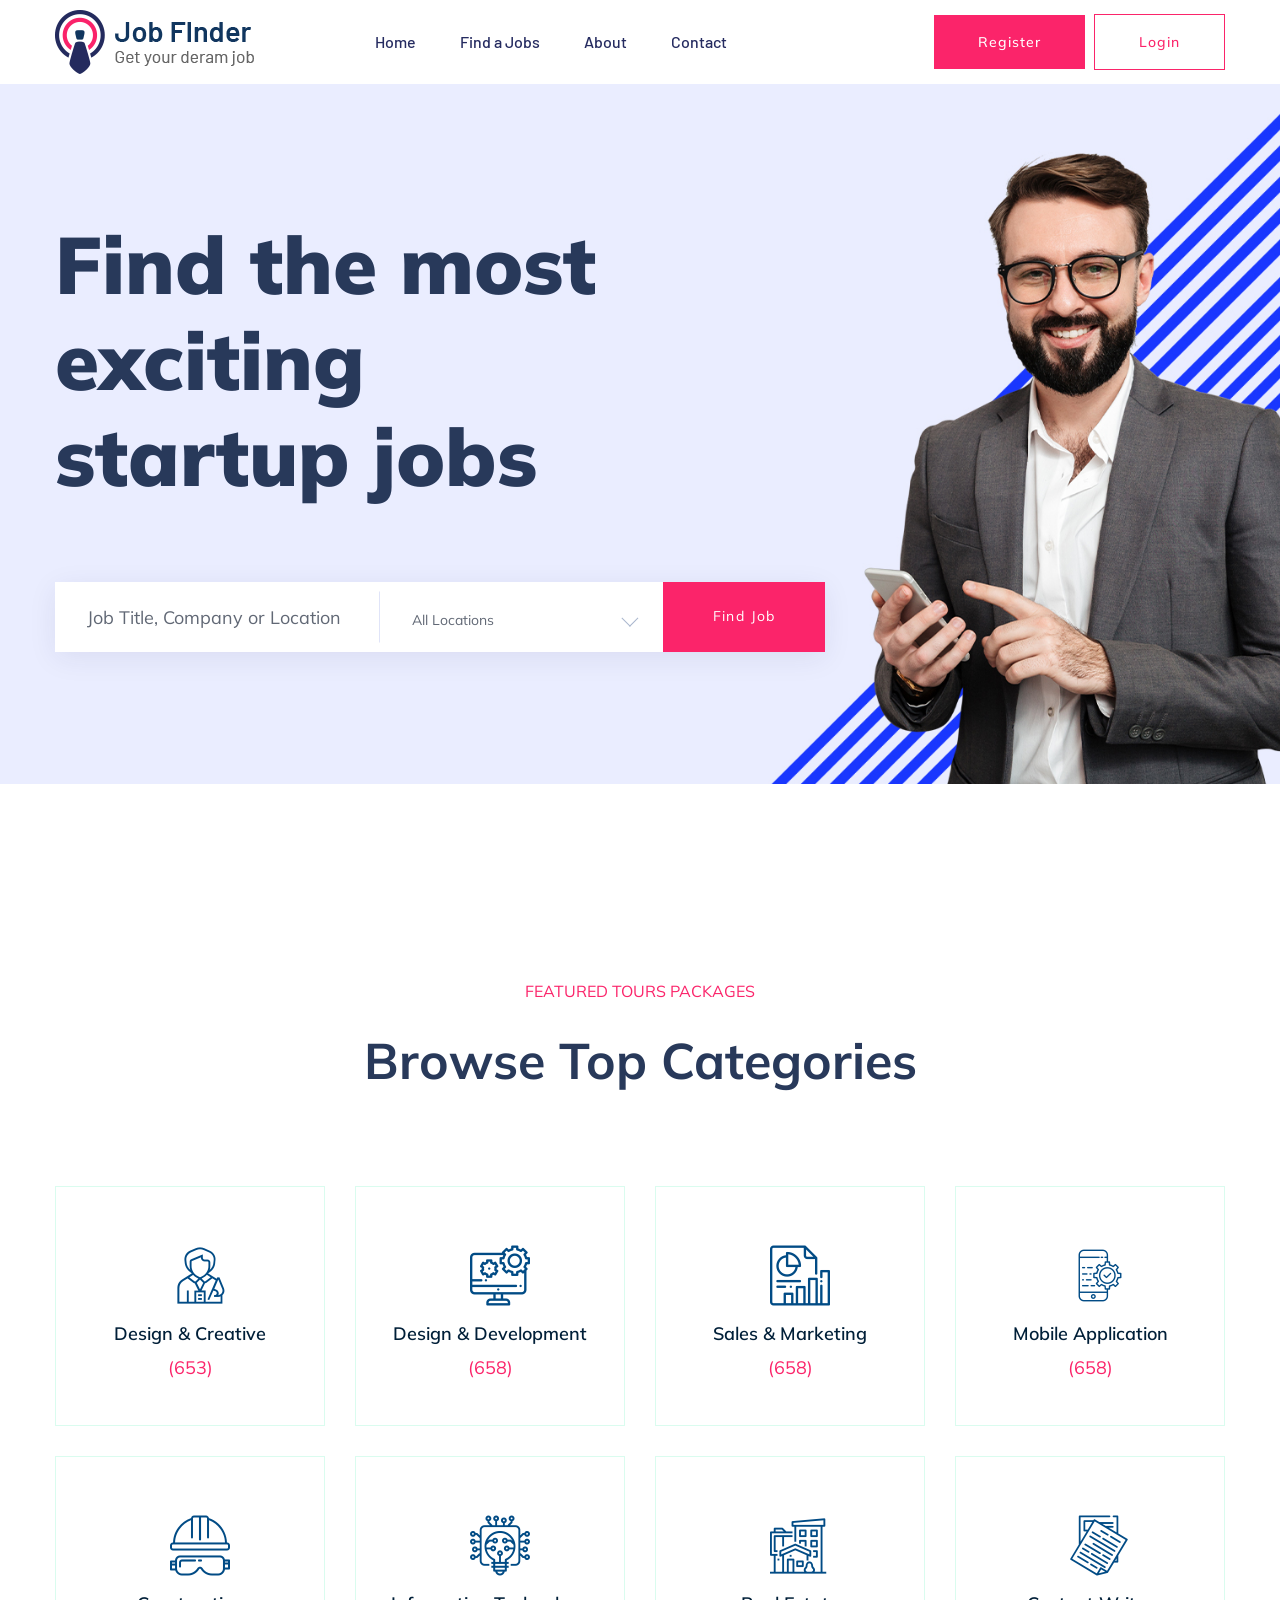
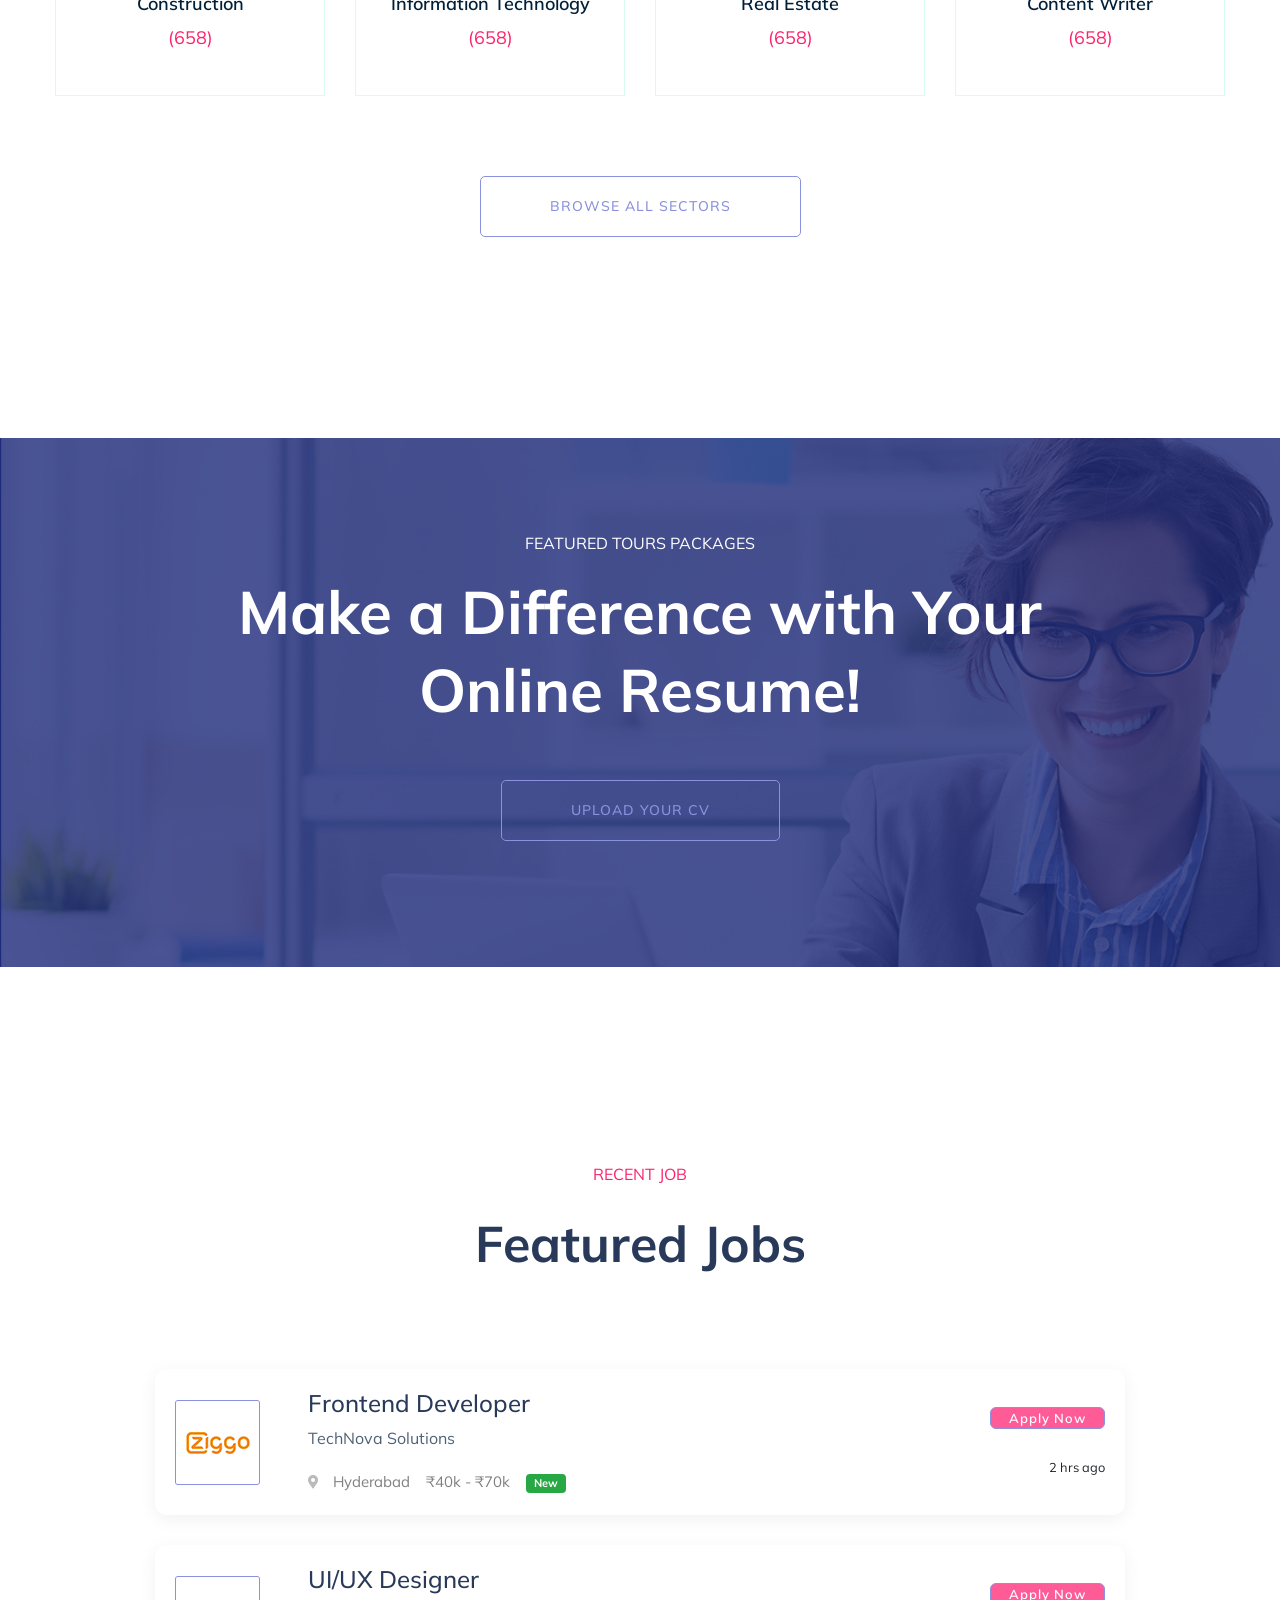
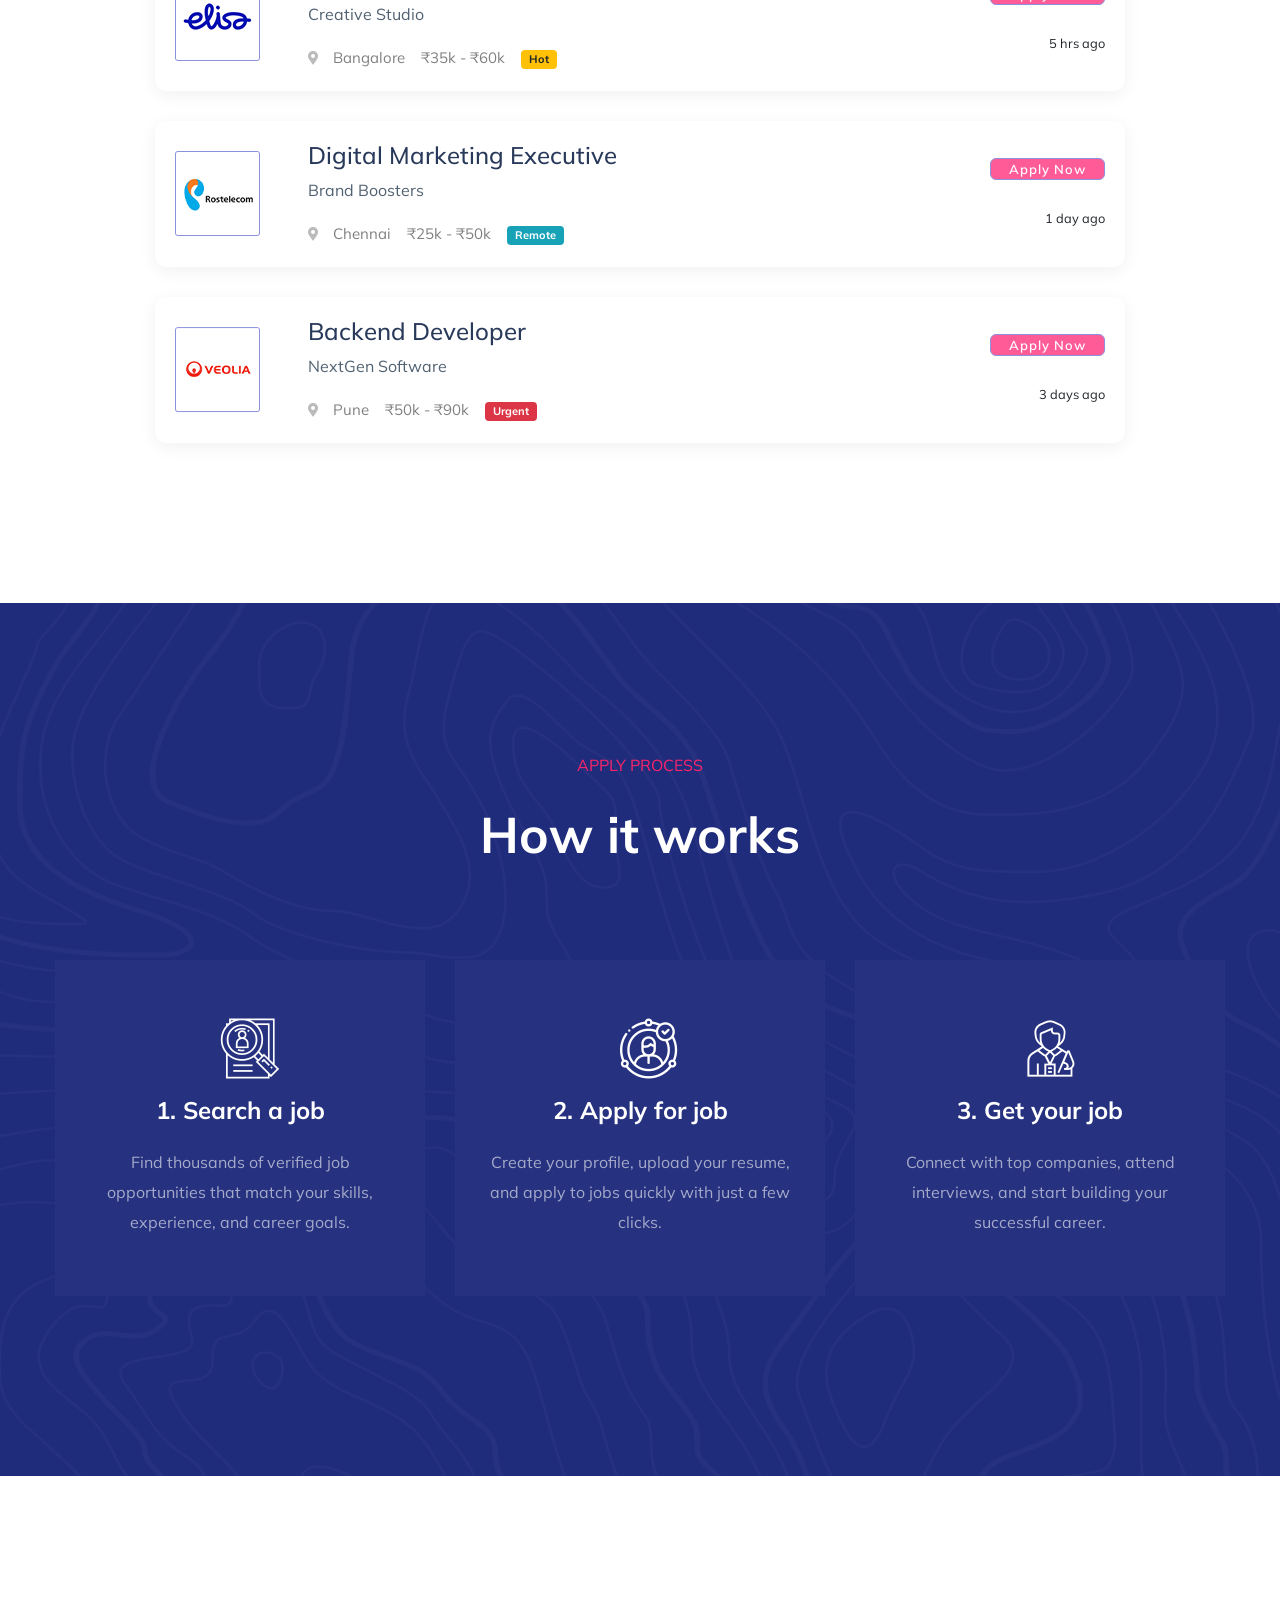
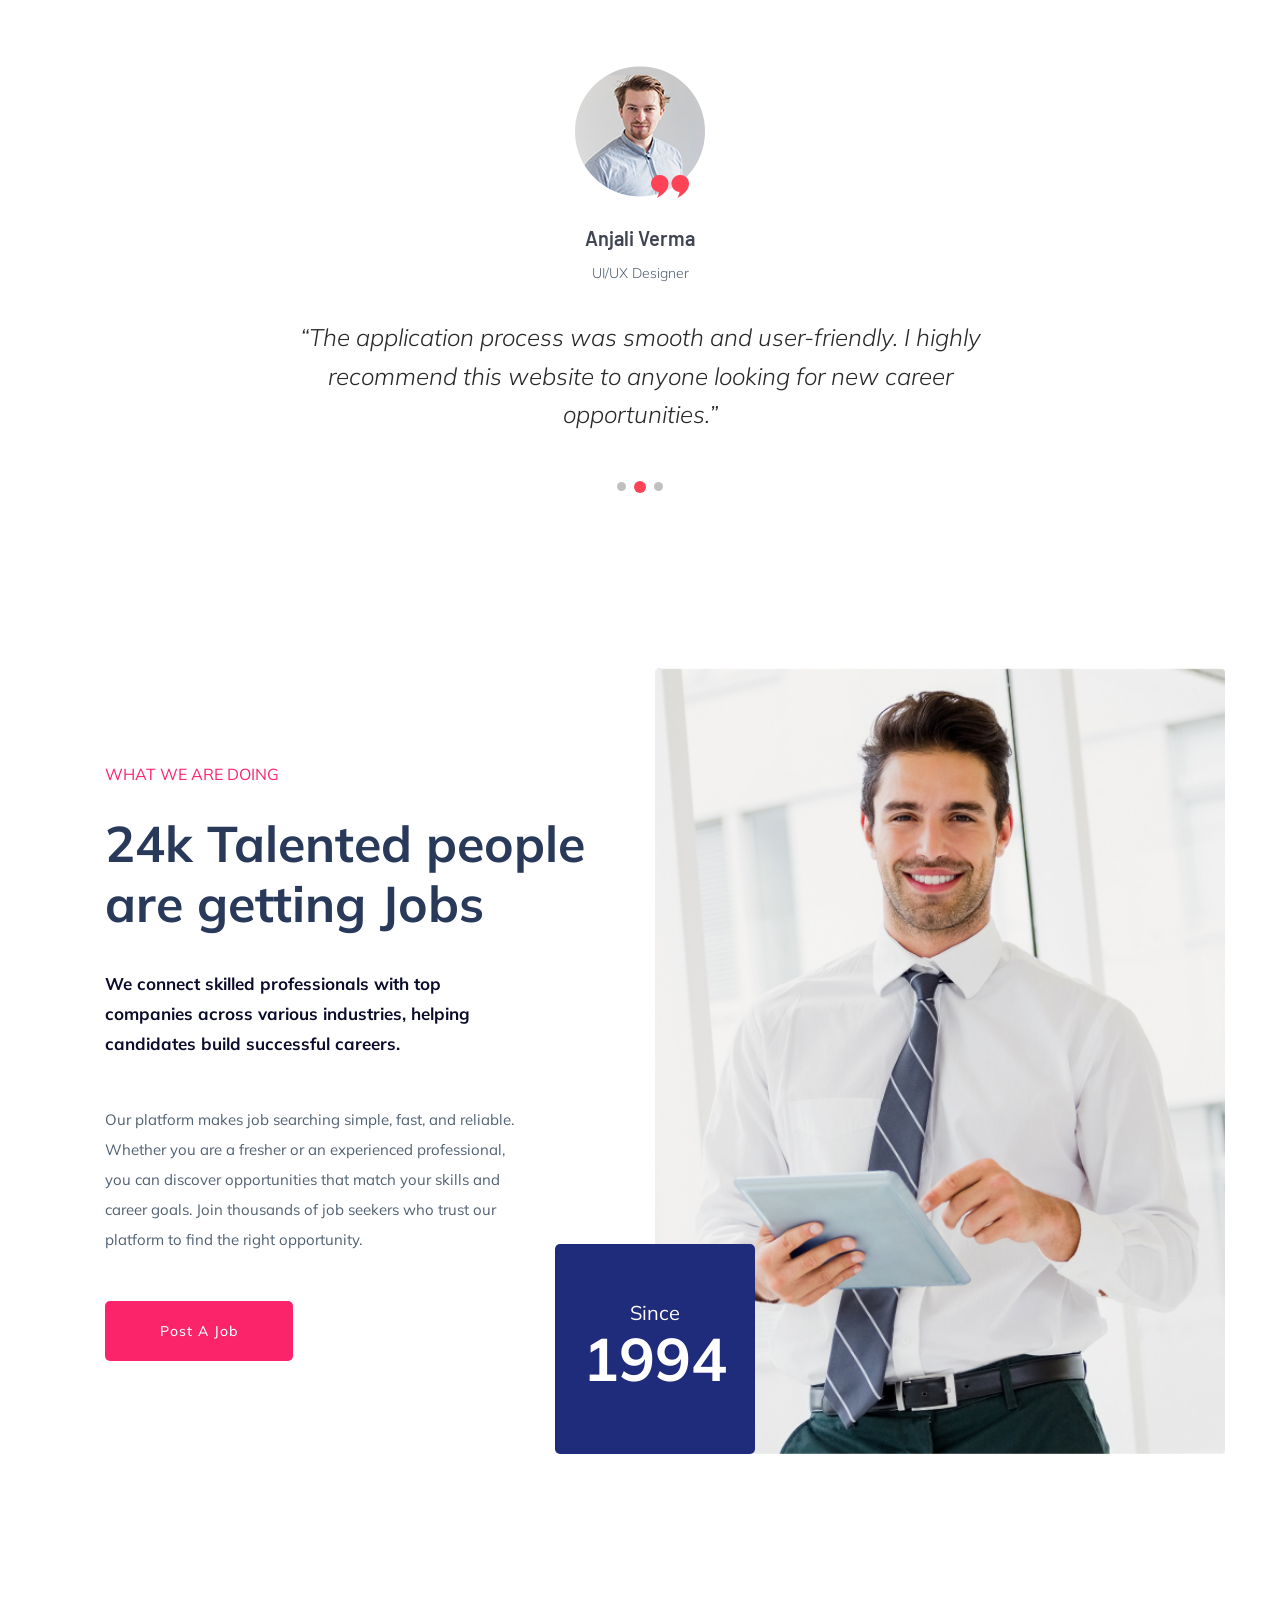
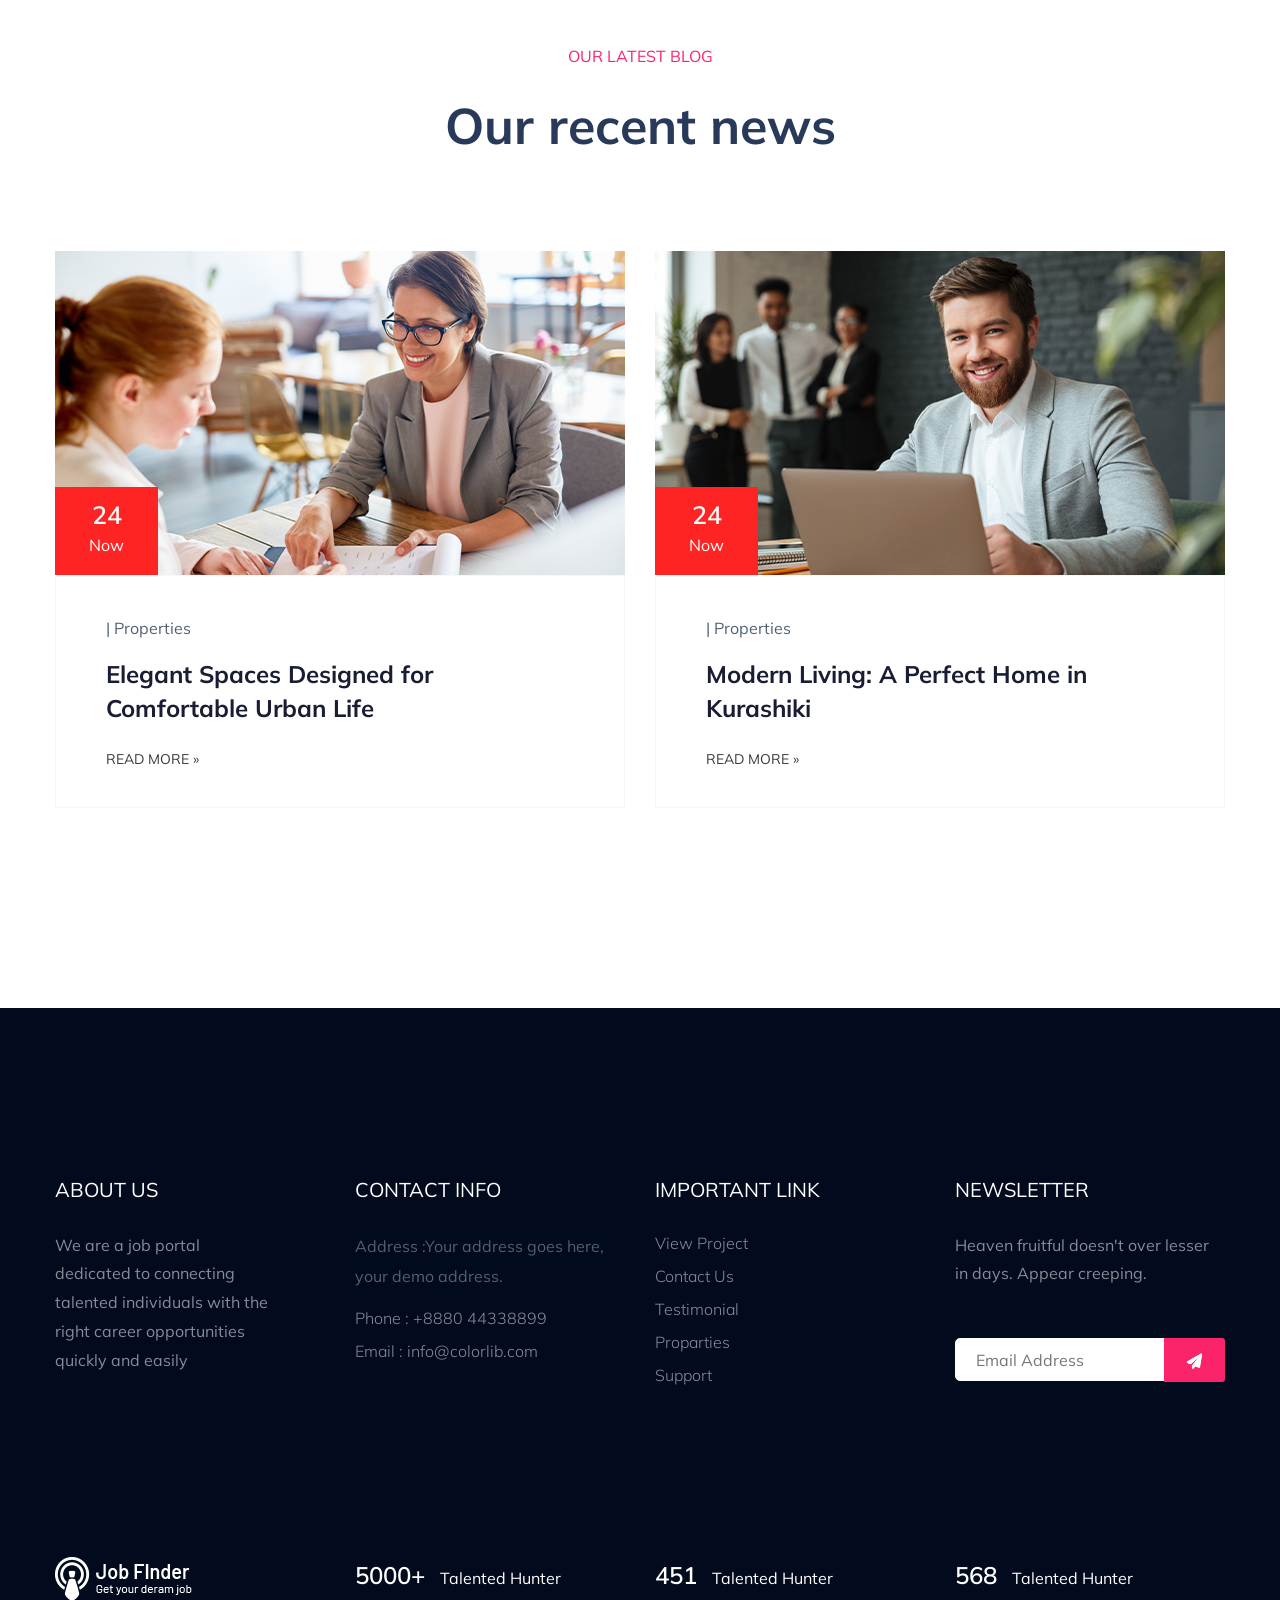
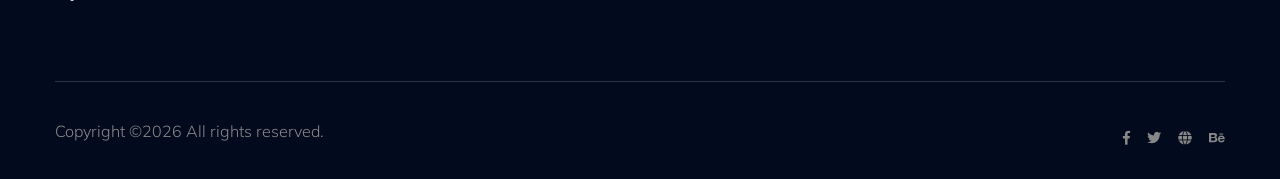
<file: index.html>
<!doctype html>
<html class="no-js" lang="zxx">
    <head>
        <meta charset="utf-8">
        <meta http-equiv="x-ua-compatible" content="ie=edge">
         <title>Job board HTML-5 Template </title>
        <meta name="description" content="">
        <meta name="viewport" content="width=device-width, initial-scale=1">
        <link rel="manifest" href="site.webmanifest">
		<link rel="shortcut icon" type="image/x-icon" href="assets/img/favicon.ico">

		<!-- CSS here -->
            <link rel="stylesheet" href="assets/css/bootstrap.min.css">
            <link rel="stylesheet" href="assets/css/owl.carousel.min.css">
            <link rel="stylesheet" href="assets/css/flaticon.css">
            <link rel="stylesheet" href="assets/css/price_rangs.css">
            <link rel="stylesheet" href="assets/css/slicknav.css">
            <link rel="stylesheet" href="assets/css/animate.min.css">
            <link rel="stylesheet" href="assets/css/magnific-popup.css">
            <link rel="stylesheet" href="assets/css/fontawesome-all.min.css">
            <link rel="stylesheet" href="assets/css/themify-icons.css">
            <link rel="stylesheet" href="assets/css/slick.css">
            <link rel="stylesheet" href="assets/css/nice-select.css">
            <link rel="stylesheet" href="assets/css/style.css">
   </head>

   <body>
    <!-- Preloader Start -->
    <div id="preloader-active">
        <div class="preloader d-flex align-items-center justify-content-center">
            <div class="preloader-inner position-relative">
                <div class="preloader-circle"></div>
                <div class="preloader-img pere-text">
                    <img src="assets/img/logo/logo.png" alt="">
                </div>
            </div>
        </div>
    </div>
    <!-- Preloader Start -->
    <header>
        <!-- Header Start -->
       <div class="header-area header-transparrent">
           <div class="headder-top header-sticky">
                <div class="container">
                    <div class="row align-items-center">
                        <div class="col-lg-3 col-md-2">
                            <!-- Logo -->
                            <div class="logo">
                                <a href="index.html"><img src="assets/img/logo/logo.png" alt=""></a>
                            </div>  
                        </div>
                        <div class="col-lg-9 col-md-9">
                            <div class="menu-wrapper">
                                <!-- Main-menu -->
                                <div class="main-menu">
                                    <nav class="d-none d-lg-block">
                                        <ul id="navigation">
                                            <li class="active"><a href="index.html">Home</a></li>
                                            <li><a href="job_listing.html" id="searchBtn">Find a Jobs </a></li>
                                            <li><a href="about.html">About</a></li>
                                        
                                            <li><a href="contact.html">Contact</a></li>
                                        </ul>
                                    </nav>
                                </div>          
                                <!-- Header-btn -->
                                <div class="header-btn d-none f-right d-lg-block">
                                    <a href="login.html" class="btn head-btn1">Register</a>
                                    <a href="login.html" class="btn head-btn2">Login</a>
                                </div>
                            </div>
                        </div>
                        <!-- Mobile Menu -->
                        <div class="col-12">
                            <div class="mobile_menu d-block d-lg-none"></div>
                        </div>
                    </div>
                </div>
           </div>
       </div>
        <!-- Header End -->
    </header>
    <main>

        <!-- slider Area Start-->
        <div class="slider-area ">
            <!-- Mobile Menu -->
            <div class="slider-active">
                <div class="single-slider slider-height d-flex align-items-center" data-background="assets/img/hero/h1_hero.jpg">
                    <div class="container">
                        <div class="row">
                            <div class="col-xl-6 col-lg-9 col-md-10">
                                <div class="hero__caption">
                                    <h1>Find the most exciting startup jobs</h1>
                                </div>
                            </div>
                        </div>
                        <!-- Search Box -->
                        <div class="row">
                            <div class="col-xl-8">
                                <!-- form -->
                                 <form action="#" class="search-box">
    <div class="input-form">
        <input type="text" id="jobSearch" placeholder="Job Title, Company or Location">
    </div>

    <div class="select-form">
        <div class="select-itms">
            <select id="locationFilter">
                <option value="">All Locations</option>
                <option value="Hyderabad">Hyderabad</option>
                <option value="Bangalore">Bangalore</option>
                <option value="Chennai">Chennai</option>
                <option value="Pune">Pune</option>
            </select>
        </div>
    </div>

    <div class="search-form">
        <a href="javascript:void(0)" onclick="filterJobs()">Find job</a>
    </div>  
</form>
                            </div>
                        </div>
                    </div>
                </div>
            </div>
        </div>
        <!-- slider Area End-->
        <!-- Our Services Start -->
        <div class="our-services section-pad-t30">
            <div class="container">
                <!-- Section Tittle -->
                <div class="row">
                    <div class="col-lg-12">
                        <div class="section-tittle text-center">
                            <span>FEATURED TOURS Packages</span>
                            <h2>Browse Top Categories </h2>
                        </div>
                    </div>
                </div>
                <div class="row d-flex justify-contnet-center">
                    <div class="col-xl-3 col-lg-3 col-md-4 col-sm-6">
                        <div class="single-services text-center mb-30">
                            <div class="services-ion">
                                <span class="flaticon-tour"></span>
                            </div>
                            <div class="services-cap">
                               <h5><a href="job_listing.html">Design & Creative</a></h5>
                                <span>(653)</span>
                            </div>
                        </div>
                    </div>
                    <div class="col-xl-3 col-lg-3 col-md-4 col-sm-6">
                        <div class="single-services text-center mb-30">
                            <div class="services-ion">
                                <span class="flaticon-cms"></span>
                            </div>
                            <div class="services-cap">
                               <h5><a href="job_listing.html">Design & Development</a></h5>
                                <span>(658)</span>
                            </div>
                        </div>
                    </div>
                    <div class="col-xl-3 col-lg-3 col-md-4 col-sm-6">
                        <div class="single-services text-center mb-30">
                            <div class="services-ion">
                                <span class="flaticon-report"></span>
                            </div>
                            <div class="services-cap">
                               <h5><a href="job_listing.html">Sales & Marketing</a></h5>
                                <span>(658)</span>
                            </div>
                        </div>
                    </div>
                    <div class="col-xl-3 col-lg-3 col-md-4 col-sm-6">
                        <div class="single-services text-center mb-30">
                            <div class="services-ion">
                                <span class="flaticon-app"></span>
                            </div>
                            <div class="services-cap">
                               <h5><a href="job_listing.html">Mobile Application</a></h5>
                                <span>(658)</span>
                            </div>
                        </div>
                    </div>
                    <div class="col-xl-3 col-lg-3 col-md-4 col-sm-6">
                        <div class="single-services text-center mb-30">
                            <div class="services-ion">
                                <span class="flaticon-helmet"></span>
                            </div>
                            <div class="services-cap">
                               <h5><a href="job_listing.html">Construction</a></h5>
                                <span>(658)</span>
                            </div>
                        </div>
                    </div>
                    <div class="col-xl-3 col-lg-3 col-md-4 col-sm-6">
                        <div class="single-services text-center mb-30">
                            <div class="services-ion">
                                <span class="flaticon-high-tech"></span>
                            </div>
                            <div class="services-cap">
                               <h5><a href="job_listing.html">Information Technology</a></h5>
                                <span>(658)</span>
                            </div>
                        </div>
                    </div>
                    <div class="col-xl-3 col-lg-3 col-md-4 col-sm-6">
                        <div class="single-services text-center mb-30">
                            <div class="services-ion">
                                <span class="flaticon-real-estate"></span>
                            </div>
                            <div class="services-cap">
                               <h5><a href="job_listing.html">Real Estate</a></h5>
                                <span>(658)</span>
                            </div>
                        </div>
                    </div>
                    <div class="col-xl-3 col-lg-3 col-md-4 col-sm-6">
                        <div class="single-services text-center mb-30">
                            <div class="services-ion">
                                <span class="flaticon-content"></span>
                            </div>
                            <div class="services-cap">
                               <h5><a href="job_listing.html">Content Writer</a></h5>
                                <span>(658)</span>
                            </div>
                        </div>
                    </div>
                </div>
                <!-- More Btn -->
                <!-- Section Button -->
                <div class="row">
                    <div class="col-lg-12">
                        <div class="browse-btn2 text-center mt-50">
                            <a href="job_listing.html" class="border-btn2">Browse All Sectors</a>
                        </div>
                    </div>
                </div>
            </div>
        </div>
        <!-- Our Services End -->
        <!-- Online CV Area Start -->
         <div class="online-cv cv-bg section-overly pt-90 pb-120"  data-background="assets/img/gallery/cv_bg.jpg">
            <div class="container">
                <div class="row justify-content-center">
                    <div class="col-xl-10">
                        <div class="cv-caption text-center">
                            <p class="pera1">FEATURED TOURS Packages</p>
                            <p class="pera2"> Make a Difference with Your Online Resume!</p>
                            <a href="#" class="border-btn2 border-btn4">Upload your cv</a>
                        </div>
                    </div>
                </div>
            </div>
        </div>
        <!-- Online CV Area End-->
        <!-- Featured_job_start -->
        <section class="featured-job-area feature-padding">
            <div class="container">
                <!-- Section Tittle -->
                <div class="row">
                    <div class="col-lg-12">
                        <div class="section-tittle text-center">
                            <span>Recent Job</span>
                            <h2>Featured Jobs</h2>
                        </div>
                    </div>
                </div>
                <div class="row justify-content-center">
                    <div class="col-xl-10">
                        <!-- single-job-content -->
                         <!-- Job Card 1 -->
<div class="single-job-items mb-30 job-card-modern">
    <div class="job-items d-flex align-items-center">
        <div class="company-img mr-3">
            <a href="job_details.html"><img src="assets/img/icon/job-list1.png" alt=""></a>
        </div>
        <div class="job-tittle">
            <a href="job_details.html"><h4>Frontend Developer</h4></a>
            <p>TechNova Solutions</p>
            <ul class="d-flex flex-wrap">
                <li class="mr-3"><i class="fas fa-map-marker-alt"></i> Hyderabad</li>
                <li class="mr-3">₹40k - ₹70k</li>
                <li><span class="badge badge-success">New</span></li>
            </ul>
        </div>
    </div>
    <div class="items-link text-right">
        <a href="job_details.html" class="btn apply-btn">Apply Now</a>
        <div><small>2 hrs ago</small></div>
    </div>
</div>

<!-- Job Card 2 -->
<div class="single-job-items mb-30 job-card-modern">
    <div class="job-items d-flex align-items-center">
        <div class="company-img mr-3">
            <a href="job_details.html"><img src="assets/img/icon/job-list2.png" alt=""></a>
        </div>
        <div class="job-tittle">
            <a href="job_details.html"><h4>UI/UX Designer</h4></a>
            <p>Creative Studio</p>
            <ul class="d-flex flex-wrap">
                <li class="mr-3"><i class="fas fa-map-marker-alt"></i> Bangalore</li>
                <li class="mr-3">₹35k - ₹60k</li>
                <li><span class="badge badge-warning">Hot</span></li>
            </ul>
        </div>
    </div>
    <div class="items-link text-right">
        <a href="job_details.html" class="btn apply-btn">Apply Now</a>
        <div><small>5 hrs ago</small></div>
    </div>
</div>

<!-- Job Card 3 -->
<div class="single-job-items mb-30 job-card-modern">
    <div class="job-items d-flex align-items-center">
        <div class="company-img mr-3">
            <a href="job_details.html"><img src="assets/img/icon/job-list3.png" alt=""></a>
        </div>
        <div class="job-tittle">
            <a href="job_details.html"><h4>Digital Marketing Executive</h4></a>
            <p>Brand Boosters</p>
            <ul class="d-flex flex-wrap">
                <li class="mr-3"><i class="fas fa-map-marker-alt"></i> Chennai</li>
                <li class="mr-3">₹25k - ₹50k</li>
                <li><span class="badge badge-info">Remote</span></li>
            </ul>
        </div>
    </div>
    <div class="items-link text-right">
        <a href="job_details.html" class="btn apply-btn">Apply Now</a>
        <div><small>1 day ago</small></div>
    </div>
</div>

<!-- Job Card 4 -->
<div class="single-job-items mb-30 job-card-modern">
    <div class="job-items d-flex align-items-center">
        <div class="company-img mr-3">
            <a href="job_details.html"><img src="assets/img/icon/job-list4.png" alt=""></a>
        </div>
        <div class="job-tittle">
            <a href="job_details.html"><h4>Backend Developer</h4></a>
            <p>NextGen Software</p>
            <ul class="d-flex flex-wrap">
                <li class="mr-3"><i class="fas fa-map-marker-alt"></i> Pune</li>
                <li class="mr-3">₹50k - ₹90k</li>
                <li><span class="badge badge-danger">Urgent</span></li>
            </ul>
        </div>
    </div>
    <div class="items-link text-right">
        <a href="job_details.html" class="btn apply-btn">Apply Now</a>
        <div><small>3 days ago</small></div>
    </div>
</div>
                    </div>
                </div>
            </div>
        </section>
        <!-- Featured_job_end -->
        <!-- How  Apply Process Start-->
        <div class="apply-process-area apply-bg pt-150 pb-150" data-background="assets/img/gallery/how-applybg.png">
            <div class="container">
                <!-- Section Tittle -->
                <div class="row">
                    <div class="col-lg-12">
                        <div class="section-tittle white-text text-center">
                            <span>Apply process</span>
                            <h2> How it works</h2>
                        </div>
                    </div>
                </div>
                <!-- Apply Process Caption -->
                <div class="row">
                    <div class="col-lg-4 col-md-6">
                        <div class="single-process text-center mb-30">
                            <div class="process-ion">
                                <span class="flaticon-search"></span>
                            </div>
                            <div class="process-cap">
                               <h5>1. Search a job</h5>
                                  <p>Find thousands of verified job opportunities that match your skills, experience, and career goals.</p>

                            </div>
                        </div>
                    </div>
                    <div class="col-lg-4 col-md-6">
                        <div class="single-process text-center mb-30">
                            <div class="process-ion">
                                <span class="flaticon-curriculum-vitae"></span>
                            </div>
                            <div class="process-cap">
                               <h5>2. Apply for job</h5>
                                  <p>Create your profile, upload your resume, and apply to jobs quickly with just a few clicks.</p>

                            </div>
                        </div>
                    </div>
                    <div class="col-lg-4 col-md-6">
                        <div class="single-process text-center mb-30">
                            <div class="process-ion">
                                <span class="flaticon-tour"></span>
                            </div>
                            <div class="process-cap">
                               <h5>3. Get your job</h5>
                                  <p>Connect with top companies, attend interviews, and start building your successful career.</p>

                            </div>
                        </div>
                    </div>
                </div>
             </div>
        </div>
        <!-- How  Apply Process End-->
        <!-- Testimonial Start -->
        <div class="testimonial-area testimonial-padding">
            <div class="container">
                <!-- Testimonial contents -->
                <div class="row d-flex justify-content-center">
                    <div class="col-xl-8 col-lg-8 col-md-10">
                        <div class="h1-testimonial-active dot-style">
                            <!-- Single Testimonial -->
                            <div class="single-testimonial text-center">
                                <!-- Testimonial Content -->
                                <div class="testimonial-caption ">
                                    <!-- founder -->
                                    <div class="testimonial-founder  ">
                                        <div class="founder-img mb-30">
                                            <img src="assets/img/testmonial/testimonial-founder.png" alt="">
                                            <span>Rahul Sharma</span>
                <p>Software Developer</p>
            
                                        </div>
                                    </div>
                                    <div class="testimonial-top-cap">
                                            <p>“This platform made my job search simple and fast. Within a few weeks, I received multiple interview calls and finally landed my dream job.”</p>

                                    </div>
                                </div>
                            </div>
                            <!-- Single Testimonial -->
                            <div class="single-testimonial text-center">
                                <!-- Testimonial Content -->
                                <div class="testimonial-caption ">
                                    <!-- founder -->
                                    <div class="testimonial-founder  ">
                                        <div class="founder-img mb-30">
                                            <img src="assets/img/testmonial/testimonial-founder.png" alt="">
                                            <span>Anjali Verma</span>
                <p>UI/UX Designer</p>
            
                                        </div>
                                    </div>
                                    <div class="testimonial-top-cap">
                                            <p>“The application process was smooth and user-friendly. I highly recommend this website to anyone looking for new career opportunities.”</p>

                                    </div>
                                </div>
                            </div>
                            <!-- Single Testimonial -->
                            <div class="single-testimonial text-center">
                                <!-- Testimonial Content -->
                                <div class="testimonial-caption ">
                                    <!-- founder -->
                                    <div class="testimonial-founder  ">
                                        <div class="founder-img mb-30">
                                            <img src="assets/img/testmonial/testimonial-founder.png" alt="">
                                              <span>Arjun Patel</span>
                <p>Marketing Executive</p>
                                        </div>
                                    </div>
                                    <div class="testimonial-top-cap">
                                            <p>“Thanks to this job portal, I was able to connect with leading companies and secure a position that perfectly matches my skills.”</p>

                                    </div>
                                </div>
                            </div>
                        </div>
                    </div>
                </div>
            </div>
        </div>
        <!-- Testimonial End -->
         <!-- Support Company Start-->
         <div class="support-company-area support-padding fix">
            <div class="container">
                <div class="row align-items-center">
                    <div class="col-xl-6 col-lg-6">
                        <div class="right-caption">
                            <!-- Section Tittle -->
                            <div class="section-tittle section-tittle2">
                                <span>What we are doing</span>
                                <h2>24k Talented people are getting Jobs</h2>
                            </div>
                            <div class="support-caption">
                                <p class="pera-top">
        We connect skilled professionals with top companies across various industries, helping candidates build successful careers.
    </p>

    <p>
        Our platform makes job searching simple, fast, and reliable. Whether you are a fresher or an experienced professional, you can discover opportunities that match your skills and career goals. Join thousands of job seekers who trust our platform to find the right opportunity.
    </p>
                                <a href="about.html" class="btn post-btn">Post a job</a>
                            </div>
                        </div>
                    </div>
                    <div class="col-xl-6 col-lg-6">
                        <div class="support-location-img">
                            <img src="assets/img/service/support-img.jpg" alt="">
                            <div class="support-img-cap text-center">
                                <p>Since</p>
                                <span>1994</span>
                            </div>
                        </div>
                    </div>
                </div>
            </div>
        </div>
        <!-- Support Company End-->
        <!-- Blog Area Start -->
        <div class="home-blog-area blog-h-padding">
            <div class="container">
                <!-- Section Tittle -->
                <div class="row">
                    <div class="col-lg-12">
                        <div class="section-tittle text-center">
                            <span>Our latest blog</span>
                            <h2>Our recent news</h2>
                        </div>
                    </div>
                </div>
                <div class="row">
                    <div class="col-xl-6 col-lg-6 col-md-6">
                        <div class="home-blog-single mb-30">
                            <div class="blog-img-cap">
                                <div class="blog-img">
                                    <img src="assets/img/blog/home-blog1.jpg" alt="">
                                    <!-- Blog date -->
                                    <div class="blog-date text-center">
                                        <span>24</span>
                                        <p>Now</p>
                                    </div>
                                </div>
                                <div class="blog-cap">
                                    <p>|   Properties</p>
                                    <h3><a href="single-blog.html"> Elegant Spaces Designed for Comfortable Urban Life</a></h3>
                                    <a href="#" class="more-btn">Read more »</a>
                                </div>
                            </div>
                        </div>
                    </div>
                    <div class="col-xl-6 col-lg-6 col-md-6">
                        <div class="home-blog-single mb-30">
                            <div class="blog-img-cap">
                                <div class="blog-img">
                                    <img src="assets/img/blog/home-blog2.jpg" alt="">
                                    <!-- Blog date -->
                                    <div class="blog-date text-center">
                                        <span>24</span>
                                        <p>Now</p>
                                    </div>
                                </div>
                                <div class="blog-cap">
                                    <p>|   Properties</p>
                                    <h3><a href="single-blog.html"> Modern Living: A Perfect Home in Kurashiki</a></h3>
                                    <a href="#" class="more-btn">Read more »</a>
                                </div>
                            </div>
                        </div>
                    </div>
                </div>
            </div>
        </div>
        <!-- Blog Area End -->

    </main>
    <footer>
        <!-- Footer Start-->
        <div class="footer-area footer-bg footer-padding">
            <div class="container">
                <div class="row d-flex justify-content-between">
                    <div class="col-xl-3 col-lg-3 col-md-4 col-sm-6">
                       <div class="single-footer-caption mb-50">
                         <div class="single-footer-caption mb-30">
                             <div class="footer-tittle">
                                 <h4>About Us</h4>
                                 <div class="footer-pera">
                              <p>We are a job portal dedicated to connecting talented individuals with the right career opportunities quickly and easily</p>
                                </div>
                             </div>
                         </div>

                       </div>
                    </div>
                    <div class="col-xl-3 col-lg-3 col-md-4 col-sm-5">
                        <div class="single-footer-caption mb-50">
                            <div class="footer-tittle">
                                <h4>Contact Info</h4>
                                <ul>
                                    <li>
                                    <p>Address :Your address goes
                                        here, your demo address.</p>
                                    </li>
                                    <li><a href="#">Phone : +8880 44338899</a></li>
                                    <li><a href="#">Email : info@colorlib.com</a></li>
                                </ul>
                            </div>

                        </div>
                    </div>
                    <div class="col-xl-3 col-lg-3 col-md-4 col-sm-5">
                        <div class="single-footer-caption mb-50">
                            <div class="footer-tittle">
                                <h4>Important Link</h4>
                                <ul>
                                    <li><a href="#"> View Project</a></li>
                                    <li><a href="#">Contact Us</a></li>
                                    <li><a href="#">Testimonial</a></li>
                                    <li><a href="#">Proparties</a></li>
                                    <li><a href="#">Support</a></li>
                                </ul>
                            </div>
                        </div>
                    </div>
                    <div class="col-xl-3 col-lg-3 col-md-4 col-sm-5">
                        <div class="single-footer-caption mb-50">
                            <div class="footer-tittle">
                                <h4>Newsletter</h4>
                                <div class="footer-pera footer-pera2">
                                 <p>Heaven fruitful doesn't over lesser in days. Appear creeping.</p>
                             </div>
                             <!-- Form -->
                             <div class="footer-form" >
                                 <div id="mc_embed_signup">
                                     <form target="_blank" action="https://spondonit.us12.list-manage.com/subscribe/post?u=1462626880ade1ac87bd9c93a&amp;id=92a4423d01"
                                     method="get" class="subscribe_form relative mail_part">
                                         <input type="email" name="email" id="newsletter-form-email" placeholder="Email Address"
                                         class="placeholder hide-on-focus" onfocus="this.placeholder = ''"
                                         onblur="this.placeholder = ' Email Address '">
                                         <div class="form-icon">
                                             <button type="submit" name="submit" id="newsletter-submit"
                                             class="email_icon newsletter-submit button-contactForm"><img src="assets/img/icon/form.png" alt=""></button>
                                         </div>
                                         <div class="mt-10 info"></div>
                                     </form>
                                 </div>
                             </div>
                            </div>
                        </div>
                    </div>
                </div>
               <!--  -->
               <div class="row footer-wejed justify-content-between">
                    <div class="col-xl-3 col-lg-3 col-md-4 col-sm-6">
                        <!-- logo -->
                        <div class="footer-logo mb-20">
                        <a href="index.html"><img src="assets/img/logo/logo2_footer.png" alt=""></a>
                        </div>
                    </div>
                    <div class="col-xl-3 col-lg-3 col-md-4 col-sm-5">
                    <div class="footer-tittle-bottom">
                        <span>5000+</span>
                        <p>Talented Hunter</p>
                    </div>
                    </div>
                    <div class="col-xl-3 col-lg-3 col-md-4 col-sm-5">
                        <div class="footer-tittle-bottom">
                            <span>451</span>
                            <p>Talented Hunter</p>
                        </div>
                    </div>
                    <div class="col-xl-3 col-lg-3 col-md-4 col-sm-5">
                        <!-- Footer Bottom Tittle -->
                        <div class="footer-tittle-bottom">
                            <span>568</span>
                            <p>Talented Hunter</p>
                        </div>
                    </div>
               </div>
            </div>
        </div>
        <!-- footer-bottom area -->
        <div class="footer-bottom-area footer-bg">
            <div class="container">
                <div class="footer-border">
                     <div class="row d-flex justify-content-between align-items-center">
                         <div class="col-xl-10 col-lg-10 ">
                             <div class="footer-copy-right">
                                 <p><!-- Link back to Colorlib can't be removed. Template is licensed under CC BY 3.0. -->
  Copyright &copy;<script>document.write(new Date().getFullYear());</script> All rights reserved.
  <!-- Link back to Colorlib can't be removed. Template is licensed under CC BY 3.0. --></p>
                             </div>
                         </div>
                         <div class="col-xl-2 col-lg-2">
                             <div class="footer-social f-right">
                                 <a href="#"><i class="fab fa-facebook-f"></i></a>
                                 <a href="#"><i class="fab fa-twitter"></i></a>
                                 <a href="#"><i class="fas fa-globe"></i></a>
                                 <a href="#"><i class="fab fa-behance"></i></a>
                             </div>
                         </div>
                     </div>
                </div>
            </div>
        </div>
        <!-- Footer End-->
    </footer>

  <!-- JS here -->
	
		<!-- All JS Custom Plugins Link Here here -->
        <script src="./assets/js/vendor/modernizr-3.5.0.min.js"></script>
		<!-- Jquery, Popper, Bootstrap -->
		<script src="./assets/js/vendor/jquery-1.12.4.min.js"></script>
        <script src="./assets/js/popper.min.js"></script>
        <script src="./assets/js/bootstrap.min.js"></script>
	    <!-- Jquery Mobile Menu -->
        <script src="./assets/js/jquery.slicknav.min.js"></script>

		<!-- Jquery Slick , Owl-Carousel Plugins -->
        <script src="./assets/js/owl.carousel.min.js"></script>
        <script src="./assets/js/slick.min.js"></script>
        <script src="./assets/js/price_rangs.js"></script>
        
		<!-- One Page, Animated-HeadLin -->
        <script src="./assets/js/wow.min.js"></script>
		<script src="./assets/js/animated.headline.js"></script>
        <script src="./assets/js/jquery.magnific-popup.js"></script>

		<!-- Scrollup, nice-select, sticky -->
        <script src="./assets/js/jquery.scrollUp.min.js"></script>
        <script src="./assets/js/jquery.nice-select.min.js"></script>
		<script src="./assets/js/jquery.sticky.js"></script>
        
        <!-- contact js -->
        <script src="./assets/js/contact.js"></script>
        <script src="./assets/js/jquery.form.js"></script>
        <script src="./assets/js/jquery.validate.min.js"></script>
        <script src="./assets/js/mail-script.js"></script>
        <script src="./assets/js/jquery.ajaxchimp.min.js"></script>
        
		<!-- Jquery Plugins, main Jquery -->	
        <script src="./assets/js/plugins.js"></script>
        <script src="./assets/js/main.js"></script>
        
    </body>
</html>
</file>
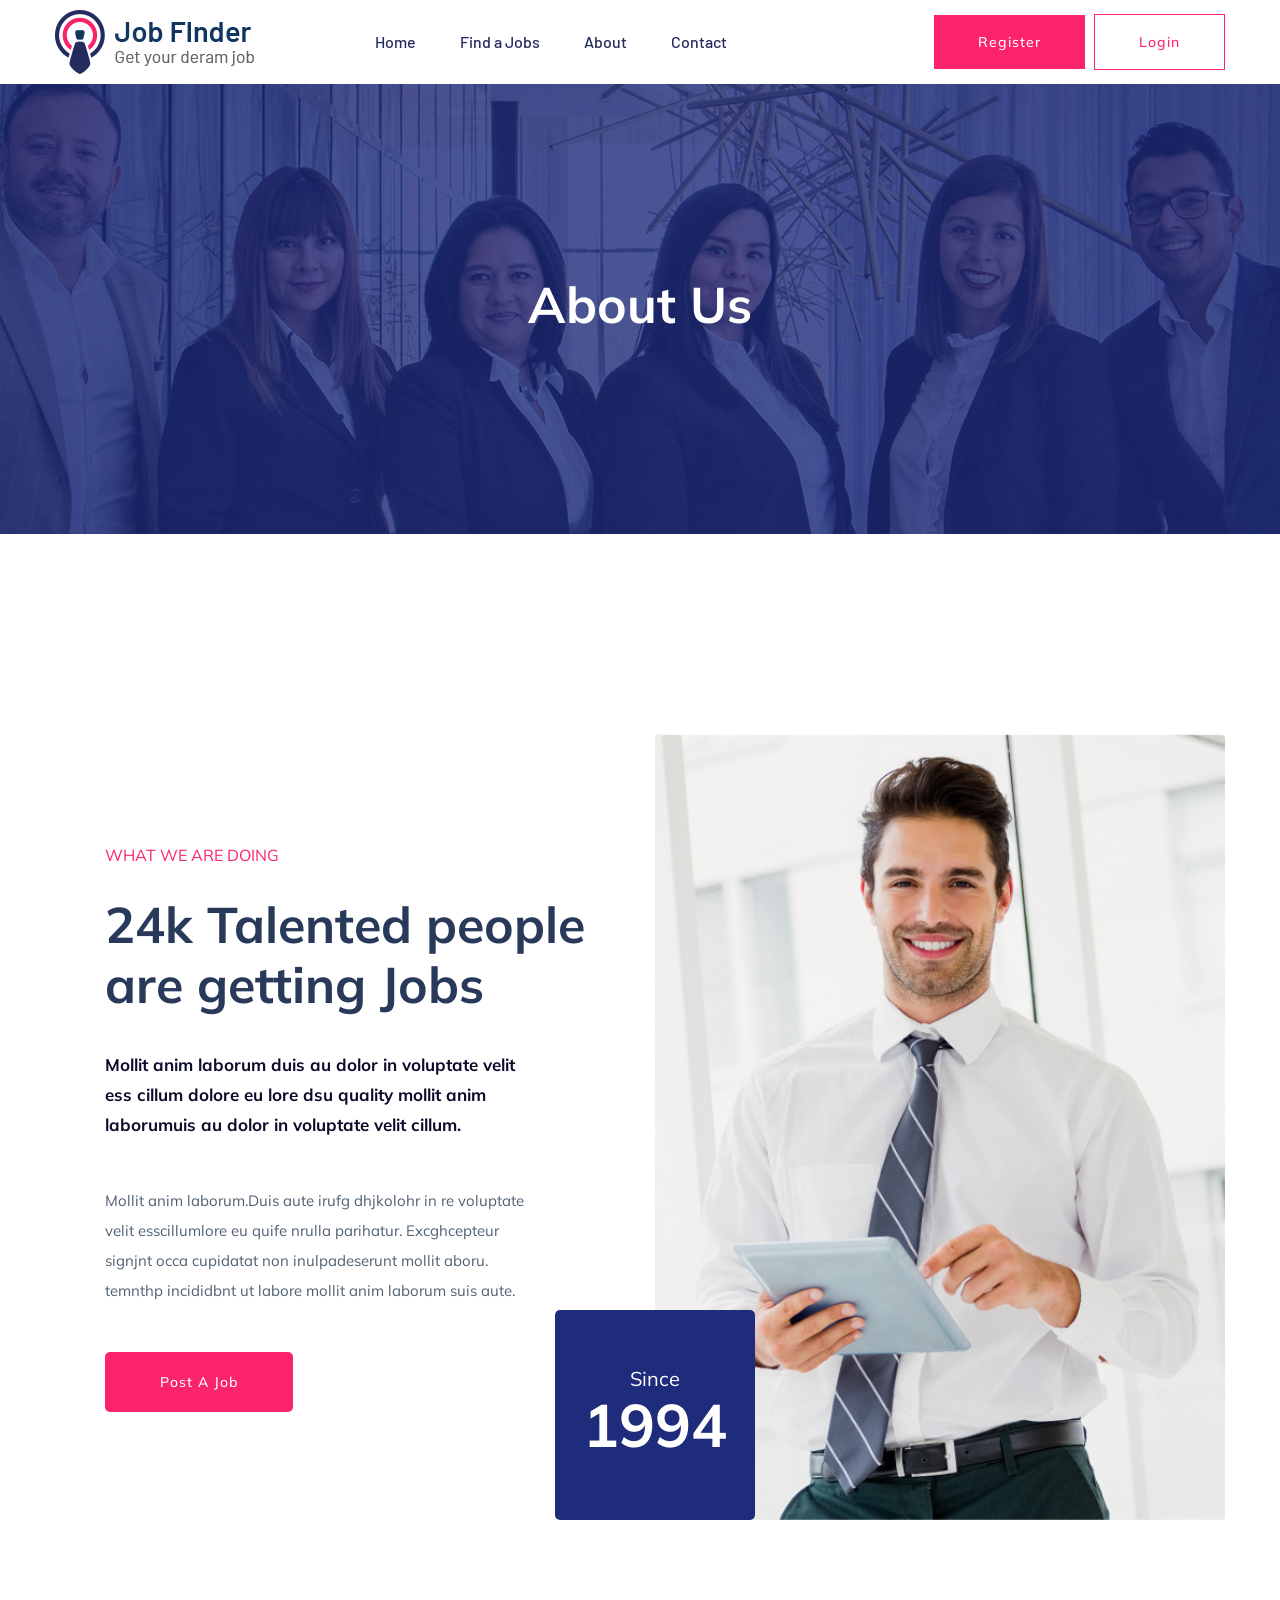
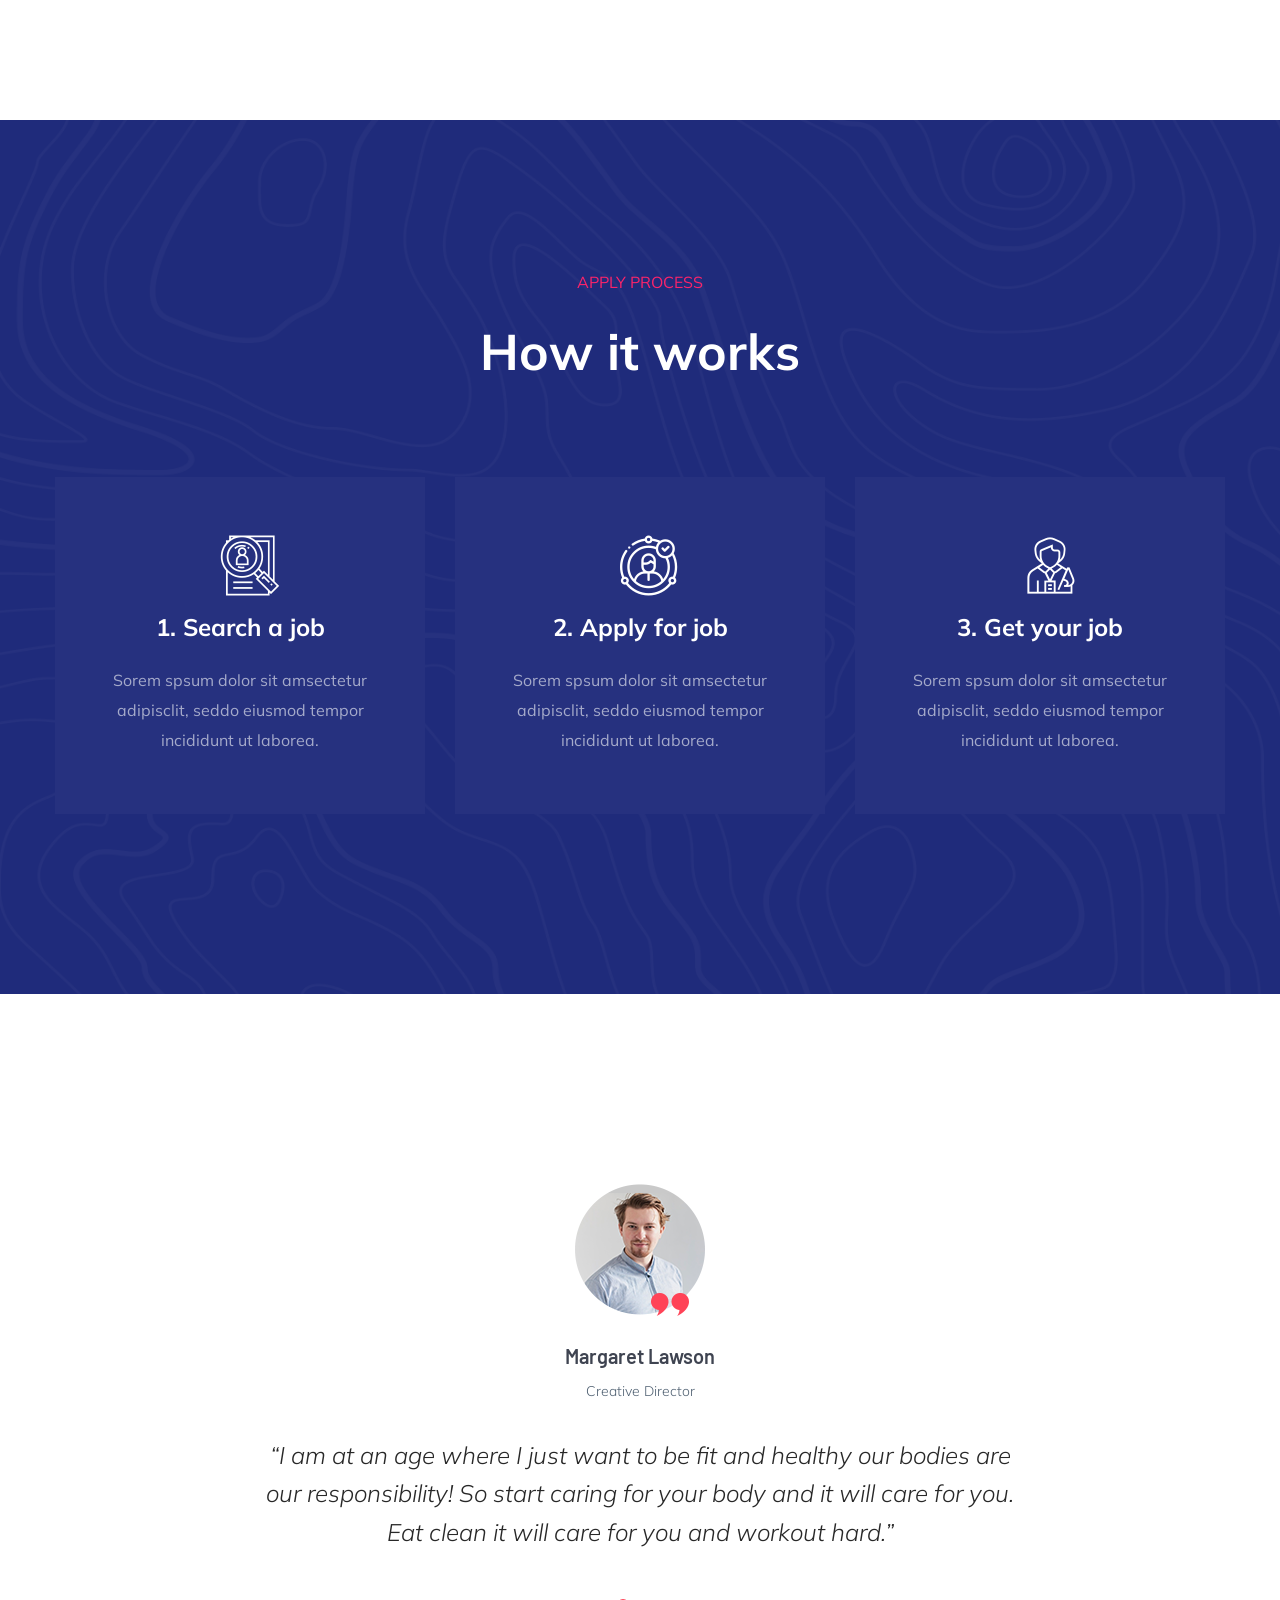
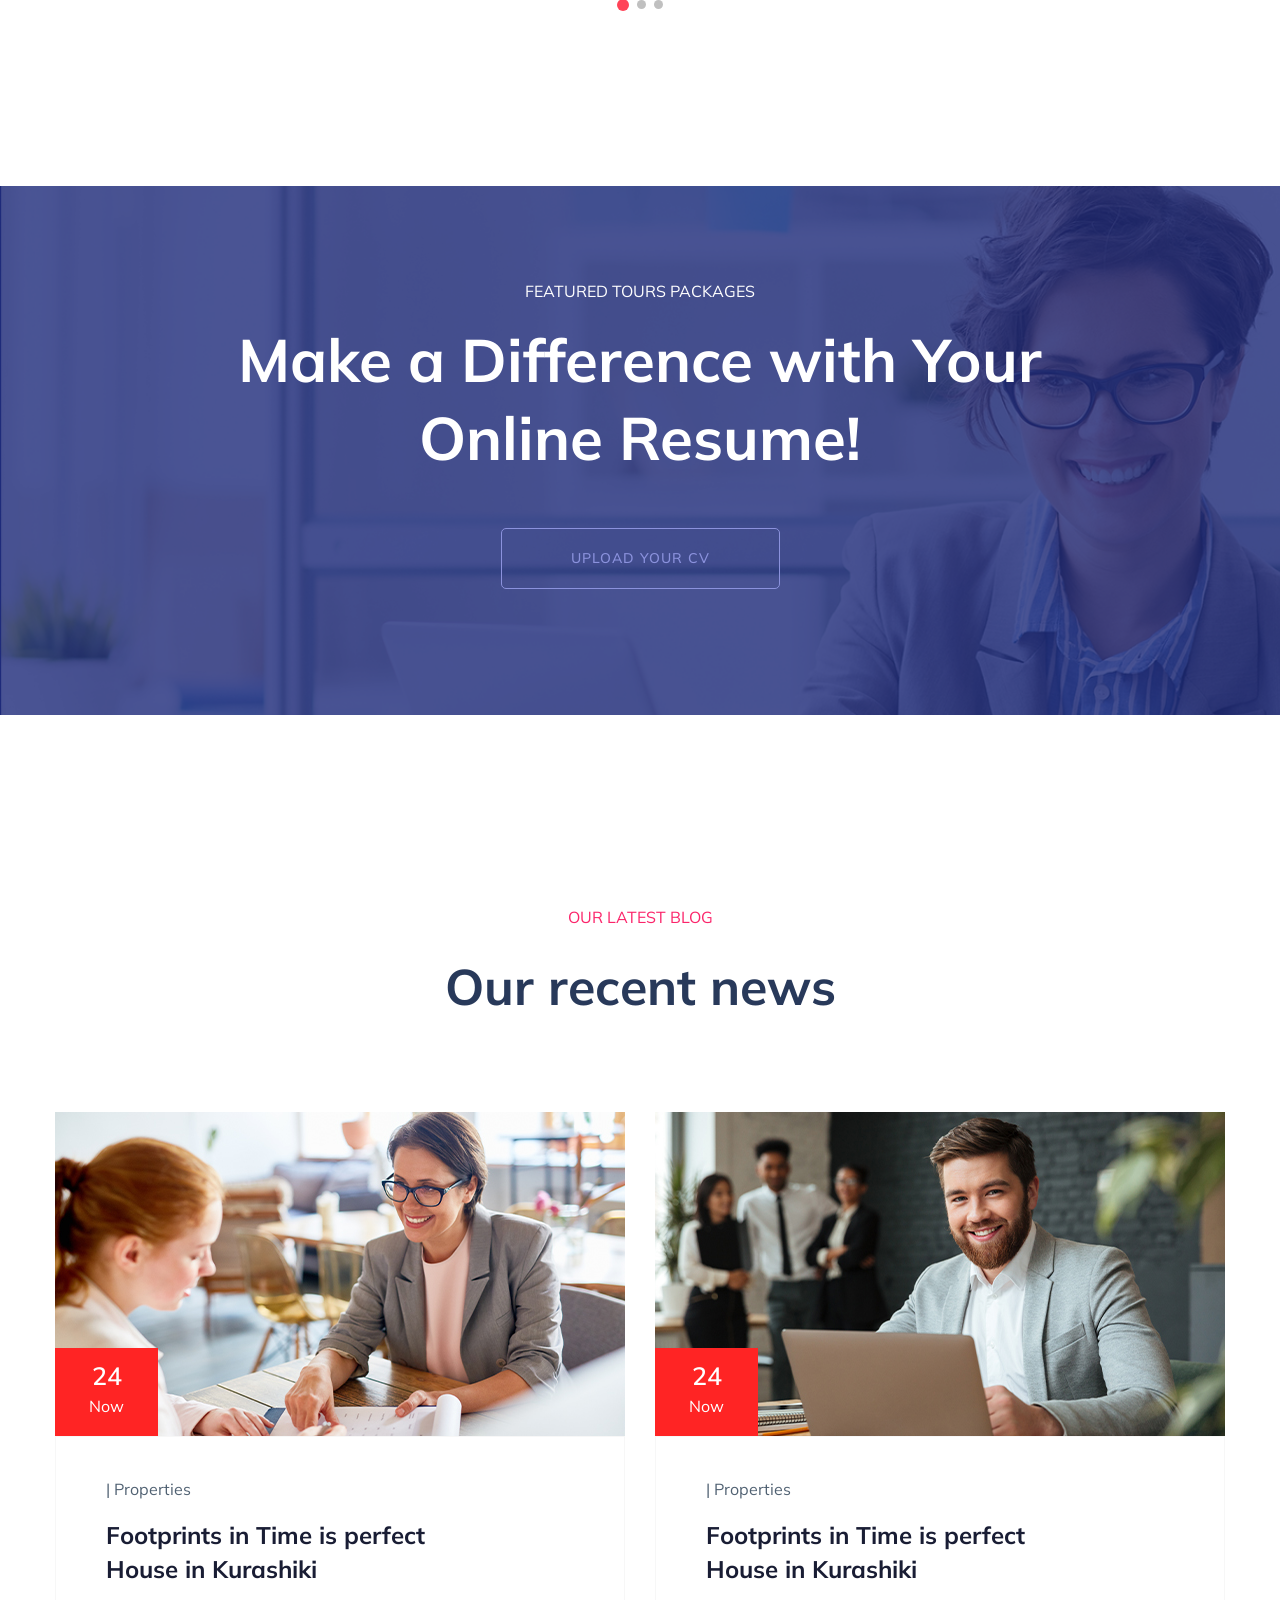
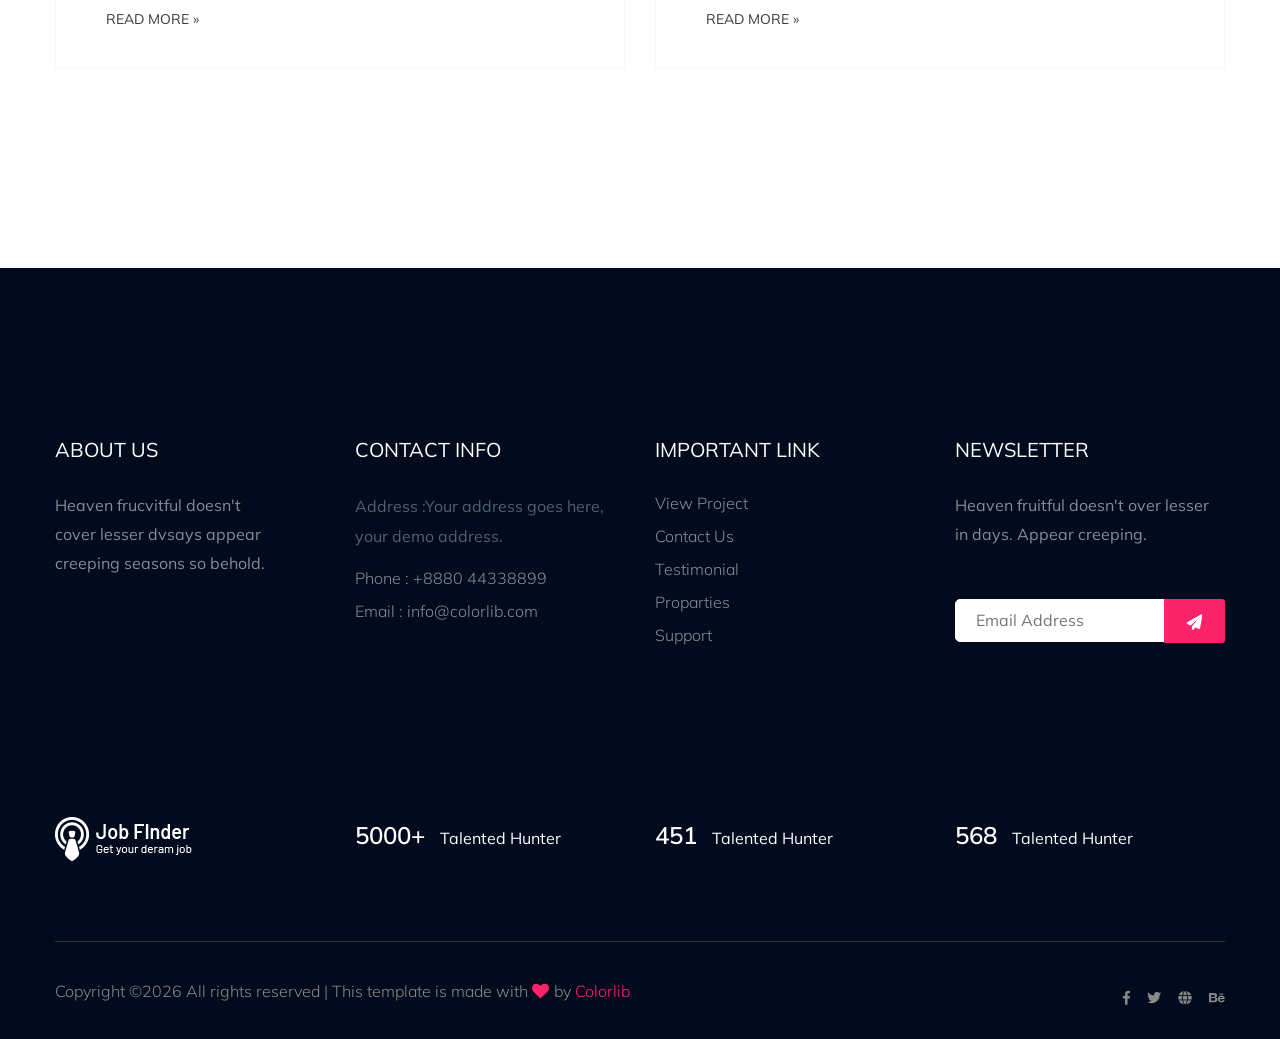
<file: about.html>
<!doctype html>
<html class="no-js" lang="zxx">
    <head>
        <meta charset="utf-8">
        <meta http-equiv="x-ua-compatible" content="ie=edge">
        <title>Job board HTML-5 Template </title>
        <meta name="description" content="">
        <meta name="viewport" content="width=device-width, initial-scale=1">
        <link rel="manifest" href="site.webmanifest">
		<link rel="shortcut icon" type="image/x-icon" href="assets/img/favicon.ico">

		<!-- CSS here -->
            <link rel="stylesheet" href="assets/css/bootstrap.min.css">
            <link rel="stylesheet" href="assets/css/owl.carousel.min.css">
            <link rel="stylesheet" href="assets/css/flaticon.css">
            <link rel="stylesheet" href="assets/css/price_rangs.css">
            <link rel="stylesheet" href="assets/css/slicknav.css">
            <link rel="stylesheet" href="assets/css/animate.min.css">
            <link rel="stylesheet" href="assets/css/magnific-popup.css">
            <link rel="stylesheet" href="assets/css/fontawesome-all.min.css">
            <link rel="stylesheet" href="assets/css/themify-icons.css">
            <link rel="stylesheet" href="assets/css/slick.css">
            <link rel="stylesheet" href="assets/css/nice-select.css">
            <link rel="stylesheet" href="assets/css/style.css">
   </head>

   <body>
    <!-- Preloader Start -->
    <div id="preloader-active">
        <div class="preloader d-flex align-items-center justify-content-center">
            <div class="preloader-inner position-relative">
                <div class="preloader-circle"></div>
                <div class="preloader-img pere-text">
                    <img src="assets/img/logo/logo.png" alt="">
                </div>
            </div>
        </div>
    </div>
    <!-- Preloader Start -->
    <header>
        <!-- Header Start -->
       <div class="header-area header-transparrent">
           <div class="headder-top header-sticky">
                <div class="container">
                    <div class="row align-items-center">
                        <div class="col-lg-3 col-md-2">
                            <!-- Logo -->
                            <div class="logo">
                                <a href="index.html"><img src="assets/img/logo/logo.png" alt=""></a>
                            </div>  
                        </div>
                        <div class="col-lg-9 col-md-9">
                            <div class="menu-wrapper">
                                <!-- Main-menu -->
                                <div class="main-menu">
                                    <nav class="d-none d-lg-block">
                                        <ul id="navigation">
                                            <li><a href="index.html">Home</a></li>
                                            <li><a href="job_listing.html">Find a Jobs </a></li>
                                            <li class="active"><a href="about.html">About</a></li>
                                        
                                            <li><a href="contact.html">Contact</a></li>
                                        </ul>
                                    </nav>
                                </div>          
                                <!-- Header-btn -->
                                <div class="header-btn d-none f-right d-lg-block">
                                    <a href="#" class="btn head-btn1">Register</a>
                                    <a href="#" class="btn head-btn2">Login</a>
                                </div>
                            </div>
                        </div>
                        <!-- Mobile Menu -->
                        <div class="col-12">
                            <div class="mobile_menu d-block d-lg-none"></div>
                        </div>
                    </div>
                </div>
           </div>
       </div>
        <!-- Header End -->
    </header>
    <main>

        <!-- Hero Area Start-->
        <div class="slider-area ">
        <div class="single-slider section-overly slider-height2 d-flex align-items-center" data-background="assets/img/hero/about.jpg">
            <div class="container">
                <div class="row">
                    <div class="col-xl-12">
                        <div class="hero-cap text-center">
                            <h2>About us</h2>
                        </div>
                    </div>
                </div>
            </div>
        </div>
        </div>
        <!-- Hero Area End -->
        <!-- Support Company Start-->
        <div class="support-company-area fix section-padding2">
            <div class="container">
                <div class="row align-items-center">
                    <div class="col-xl-6 col-lg-6">
                        <div class="right-caption">
                            <!-- Section Tittle -->
                            <div class="section-tittle section-tittle2">
                                <span>What we are doing</span>
                                <h2>24k Talented people are getting Jobs</h2>
                            </div>
                            <div class="support-caption">
                                <p class="pera-top">Mollit anim laborum duis au dolor in voluptate velit ess cillum dolore eu lore dsu quality mollit anim laborumuis au dolor in voluptate velit cillum.</p>
                                <p>Mollit anim laborum.Duis aute irufg dhjkolohr in re voluptate velit esscillumlore eu quife nrulla parihatur. Excghcepteur signjnt occa cupidatat non inulpadeserunt mollit aboru. temnthp incididbnt ut labore mollit anim laborum suis aute.</p>
                                <a href="about.html" class="btn post-btn">Post a job</a>
                            </div>
                        </div>
                    </div>
                    <div class="col-xl-6 col-lg-6">
                        <div class="support-location-img">
                            <img src="assets/img/service/support-img.jpg" alt="">
                            <div class="support-img-cap text-center">
                                <p>Since</p>
                                <span>1994</span>
                            </div>
                        </div>
                    </div>
                </div>
            </div>
        </div>
        <!-- Support Company End-->
        <!-- How  Apply Process Start-->
        <div class="apply-process-area apply-bg pt-150 pb-150" data-background="assets/img/gallery/how-applybg.png">
            <div class="container">
                <!-- Section Tittle -->
                <div class="row">
                    <div class="col-lg-12">
                        <div class="section-tittle white-text text-center">
                            <span>Apply process</span>
                            <h2> How it works</h2>
                        </div>
                    </div>
                </div>
                <!-- Apply Process Caption -->
                <div class="row">
                    <div class="col-lg-4 col-md-6">
                        <div class="single-process text-center mb-30">
                            <div class="process-ion">
                                <span class="flaticon-search"></span>
                            </div>
                            <div class="process-cap">
                                <h5>1. Search a job</h5>
                            <p>Sorem spsum dolor sit amsectetur adipisclit, seddo eiusmod tempor incididunt ut laborea.</p>
                            </div>
                        </div>
                    </div>
                    <div class="col-lg-4 col-md-6">
                        <div class="single-process text-center mb-30">
                            <div class="process-ion">
                                <span class="flaticon-curriculum-vitae"></span>
                            </div>
                            <div class="process-cap">
                                <h5>2. Apply for job</h5>
                            <p>Sorem spsum dolor sit amsectetur adipisclit, seddo eiusmod tempor incididunt ut laborea.</p>
                            </div>
                        </div>
                    </div>
                    <div class="col-lg-4 col-md-6">
                        <div class="single-process text-center mb-30">
                            <div class="process-ion">
                                <span class="flaticon-tour"></span>
                            </div>
                            <div class="process-cap">
                                <h5>3. Get your job</h5>
                            <p>Sorem spsum dolor sit amsectetur adipisclit, seddo eiusmod tempor incididunt ut laborea.</p>
                            </div>
                        </div>
                    </div>
                </div>
            </div>
        </div>
        <!-- How  Apply Process End-->
        <!-- Testimonial Start -->
        <div class="testimonial-area testimonial-padding">
            <div class="container">
                <!-- Testimonial contents -->
                <div class="row d-flex justify-content-center">
                    <div class="col-xl-8 col-lg-8 col-md-10">
                        <div class="h1-testimonial-active dot-style">
                            <!-- Single Testimonial -->
                            <div class="single-testimonial text-center">
                                <!-- Testimonial Content -->
                                <div class="testimonial-caption ">
                                    <!-- founder -->
                                    <div class="testimonial-founder  ">
                                        <div class="founder-img mb-30">
                                            <img src="assets/img/testmonial/testimonial-founder.png" alt="">
                                            <span>Margaret Lawson</span>
                                            <p>Creative Director</p>
                                        </div>
                                    </div>
                                    <div class="testimonial-top-cap">
                                        <p>“I am at an age where I just want to be fit and healthy our bodies are our responsibility! So start caring for your body and it will care for you. Eat clean it will care for you and workout hard.”</p>
                                    </div>
                                </div>
                            </div>
                            <!-- Single Testimonial -->
                            <div class="single-testimonial text-center">
                                <!-- Testimonial Content -->
                                <div class="testimonial-caption ">
                                    <!-- founder -->
                                    <div class="testimonial-founder  ">
                                        <div class="founder-img mb-30">
                                            <img src="assets/img/testmonial/testimonial-founder.png" alt="">
                                            <span>Margaret Lawson</span>
                                            <p>Creative Director</p>
                                        </div>
                                    </div>
                                    <div class="testimonial-top-cap">
                                        <p>“I am at an age where I just want to be fit and healthy our bodies are our responsibility! So start caring for your body and it will care for you. Eat clean it will care for you and workout hard.”</p>
                                    </div>
                                </div>
                            </div>
                            <!-- Single Testimonial -->
                            <div class="single-testimonial text-center">
                                <!-- Testimonial Content -->
                                <div class="testimonial-caption ">
                                    <!-- founder -->
                                    <div class="testimonial-founder  ">
                                        <div class="founder-img mb-30">
                                            <img src="assets/img/testmonial/testimonial-founder.png" alt="">
                                            <span>Margaret Lawson</span>
                                            <p>Creative Director</p>
                                        </div>
                                    </div>
                                    <div class="testimonial-top-cap">
                                        <p>“I am at an age where I just want to be fit and healthy our bodies are our responsibility! So start caring for your body and it will care for you. Eat clean it will care for you and workout hard.”</p>
                                    </div>
                                </div>
                            </div>
                        </div>
                    </div>
                </div>
            </div>
        </div>
        <!-- Testimonial End -->
        <!-- Online CV Area Start -->
        <div class="online-cv cv-bg section-overly pt-90 pb-120"  data-background="assets/img/gallery/cv_bg.jpg">
            <div class="container">
                <div class="row justify-content-center">
                    <div class="col-xl-10">
                        <div class="cv-caption text-center">
                            <p class="pera1">FEATURED TOURS Packages</p>
                            <p class="pera2"> Make a Difference with Your Online Resume!</p>
                            <a href="#" class="border-btn2 border-btn4">Upload your cv</a>
                        </div>
                    </div>
                </div>
            </div>
        </div>
        <!-- Online CV Area End-->
    
        <!-- Blog Area Start -->
        <div class="home-blog-area blog-h-padding">
            <div class="container">
                <!-- Section Tittle -->
                <div class="row">
                    <div class="col-lg-12">
                        <div class="section-tittle text-center">
                            <span>Our latest blog</span>
                            <h2>Our recent news</h2>
                        </div>
                    </div>
                </div>
                <div class="row">
                    <div class="col-xl-6 col-lg-6 col-md-6">
                        <div class="home-blog-single mb-30">
                            <div class="blog-img-cap">
                                <div class="blog-img">
                                    <img src="assets/img/blog/home-blog1.jpg" alt="">
                                    <!-- Blog date -->
                                    <div class="blog-date text-center">
                                        <span>24</span>
                                        <p>Now</p>
                                    </div>
                                </div>
                                <div class="blog-cap">
                                    <p>|   Properties</p>
                                    <h3><a href="single-blog.html">Footprints in Time is perfect House in Kurashiki</a></h3>
                                    <a href="#" class="more-btn">Read more »</a>
                                </div>
                            </div>
                        </div>
                    </div>
                    <div class="col-xl-6 col-lg-6 col-md-6">
                        <div class="home-blog-single mb-30">
                            <div class="blog-img-cap">
                                <div class="blog-img">
                                    <img src="assets/img/blog/home-blog2.jpg" alt="">
                                    <!-- Blog date -->
                                    <div class="blog-date text-center">
                                        <span>24</span>
                                        <p>Now</p>
                                    </div>
                                </div>
                                <div class="blog-cap">
                                    <p>|   Properties</p>
                                    <h3><a href="single-blog.html">Footprints in Time is perfect House in Kurashiki</a></h3>
                                    <a href="#" class="more-btn">Read more »</a>
                                </div>
                            </div>
                        </div>
                    </div>
                </div>
            </div>
        </div>
        <!-- Blog Area End -->

    </main>
    <footer>
        <!-- Footer Start-->
        <div class="footer-area footer-bg footer-padding">
            <div class="container">
                <div class="row d-flex justify-content-between">
                    <div class="col-xl-3 col-lg-3 col-md-4 col-sm-6">
                       <div class="single-footer-caption mb-50">
                         <div class="single-footer-caption mb-30">
                             <div class="footer-tittle">
                                 <h4>About Us</h4>
                                 <div class="footer-pera">
                                     <p>Heaven frucvitful doesn't cover lesser dvsays appear creeping seasons so behold.</p>
                                </div>
                             </div>
                         </div>

                       </div>
                    </div>
                    <div class="col-xl-3 col-lg-3 col-md-4 col-sm-5">
                        <div class="single-footer-caption mb-50">
                            <div class="footer-tittle">
                                <h4>Contact Info</h4>
                                <ul>
                                    <li>
                                    <p>Address :Your address goes
                                        here, your demo address.</p>
                                    </li>
                                    <li><a href="#">Phone : +8880 44338899</a></li>
                                    <li><a href="#">Email : info@colorlib.com</a></li>
                                </ul>
                            </div>

                        </div>
                    </div>
                    <div class="col-xl-3 col-lg-3 col-md-4 col-sm-5">
                        <div class="single-footer-caption mb-50">
                            <div class="footer-tittle">
                                <h4>Important Link</h4>
                                <ul>
                                    <li><a href="#"> View Project</a></li>
                                    <li><a href="#">Contact Us</a></li>
                                    <li><a href="#">Testimonial</a></li>
                                    <li><a href="#">Proparties</a></li>
                                    <li><a href="#">Support</a></li>
                                </ul>
                            </div>
                        </div>
                    </div>
                    <div class="col-xl-3 col-lg-3 col-md-4 col-sm-5">
                        <div class="single-footer-caption mb-50">
                            <div class="footer-tittle">
                                <h4>Newsletter</h4>
                                <div class="footer-pera footer-pera2">
                                 <p>Heaven fruitful doesn't over lesser in days. Appear creeping.</p>
                             </div>
                             <!-- Form -->
                             <div class="footer-form" >
                                 <div id="mc_embed_signup">
                                     <form target="_blank" action="https://spondonit.us12.list-manage.com/subscribe/post?u=1462626880ade1ac87bd9c93a&amp;id=92a4423d01"
                                     method="get" class="subscribe_form relative mail_part">
                                         <input type="email" name="email" id="newsletter-form-email" placeholder="Email Address"
                                         class="placeholder hide-on-focus" onfocus="this.placeholder = ''"
                                         onblur="this.placeholder = ' Email Address '">
                                         <div class="form-icon">
                                             <button type="submit" name="submit" id="newsletter-submit"
                                             class="email_icon newsletter-submit button-contactForm"><img src="assets/img/icon/form.png" alt=""></button>
                                         </div>
                                         <div class="mt-10 info"></div>
                                     </form>
                                 </div>
                             </div>
                            </div>
                        </div>
                    </div>
                </div>
               <!--  -->
               <div class="row footer-wejed justify-content-between">
                       <div class="col-xl-3 col-lg-3 col-md-4 col-sm-6">
                          <!-- logo -->
                          <div class="footer-logo mb-20">
                            <a href="index.html"><img src="assets/img/logo/logo2_footer.png" alt=""></a>
                          </div>
                       </div>
                       <div class="col-xl-3 col-lg-3 col-md-4 col-sm-5">
                        <div class="footer-tittle-bottom">
                            <span>5000+</span>
                            <p>Talented Hunter</p>
                        </div>
                       </div>
                       <div class="col-xl-3 col-lg-3 col-md-4 col-sm-5">
                            <div class="footer-tittle-bottom">
                                <span>451</span>
                                <p>Talented Hunter</p>
                            </div>
                       </div>
                       <div class="col-xl-3 col-lg-3 col-md-4 col-sm-5">
                            <!-- Footer Bottom Tittle -->
                            <div class="footer-tittle-bottom">
                                <span>568</span>
                                <p>Talented Hunter</p>
                            </div>
                       </div>
               </div>
            </div>
        </div>
        <!-- footer-bottom area -->
        <div class="footer-bottom-area footer-bg">
            <div class="container">
                <div class="footer-border">
                     <div class="row d-flex justify-content-between align-items-center">
                         <div class="col-xl-10 col-lg-10 ">
                             <div class="footer-copy-right">
                                 <p><!-- Link back to Colorlib can't be removed. Template is licensed under CC BY 3.0. -->
  Copyright &copy;<script>document.write(new Date().getFullYear());</script> All rights reserved | This template is made with <i class="fa fa-heart" aria-hidden="true"></i> by <a href="https://colorlib.com" target="_blank">Colorlib</a>
  <!-- Link back to Colorlib can't be removed. Template is licensed under CC BY 3.0. --></p>
                             </div>
                         </div>
                         <div class="col-xl-2 col-lg-2">
                             <div class="footer-social f-right">
                                 <a href="#"><i class="fab fa-facebook-f"></i></a>
                                 <a href="#"><i class="fab fa-twitter"></i></a>
                                 <a href="#"><i class="fas fa-globe"></i></a>
                                 <a href="#"><i class="fab fa-behance"></i></a>
                             </div>
                         </div>
                     </div>
                </div>
            </div>
        </div>
        <!-- Footer End-->
    </footer>

	<!-- JS here -->
	
		<!-- All JS Custom Plugins Link Here here -->
        <script src="./assets/js/vendor/modernizr-3.5.0.min.js"></script>
		<!-- Jquery, Popper, Bootstrap -->
		<script src="./assets/js/vendor/jquery-1.12.4.min.js"></script>
        <script src="./assets/js/popper.min.js"></script>
        <script src="./assets/js/bootstrap.min.js"></script>
	    <!-- Jquery Mobile Menu -->
        <script src="./assets/js/jquery.slicknav.min.js"></script>

		<!-- Jquery Slick , Owl-Carousel Plugins -->
        <script src="./assets/js/owl.carousel.min.js"></script>
        <script src="./assets/js/slick.min.js"></script>
        <script src="./assets/js/price_rangs.js"></script>
		<!-- One Page, Animated-HeadLin -->
        <script src="./assets/js/wow.min.js"></script>
		<script src="./assets/js/animated.headline.js"></script>
        <script src="./assets/js/jquery.magnific-popup.js"></script>

		<!-- Scrollup, nice-select, sticky -->
        <script src="./assets/js/jquery.scrollUp.min.js"></script>
        <script src="./assets/js/jquery.nice-select.min.js"></script>
		<script src="./assets/js/jquery.sticky.js"></script>
        
        <!-- contact js -->
        <script src="./assets/js/contact.js"></script>
        <script src="./assets/js/jquery.form.js"></script>
        <script src="./assets/js/jquery.validate.min.js"></script>
        <script src="./assets/js/mail-script.js"></script>
        <script src="./assets/js/jquery.ajaxchimp.min.js"></script>
        
		<!-- Jquery Plugins, main Jquery -->	
        <script src="./assets/js/plugins.js"></script>
        <script src="./assets/js/main.js"></script>
        
    </body>
</html>
</file>
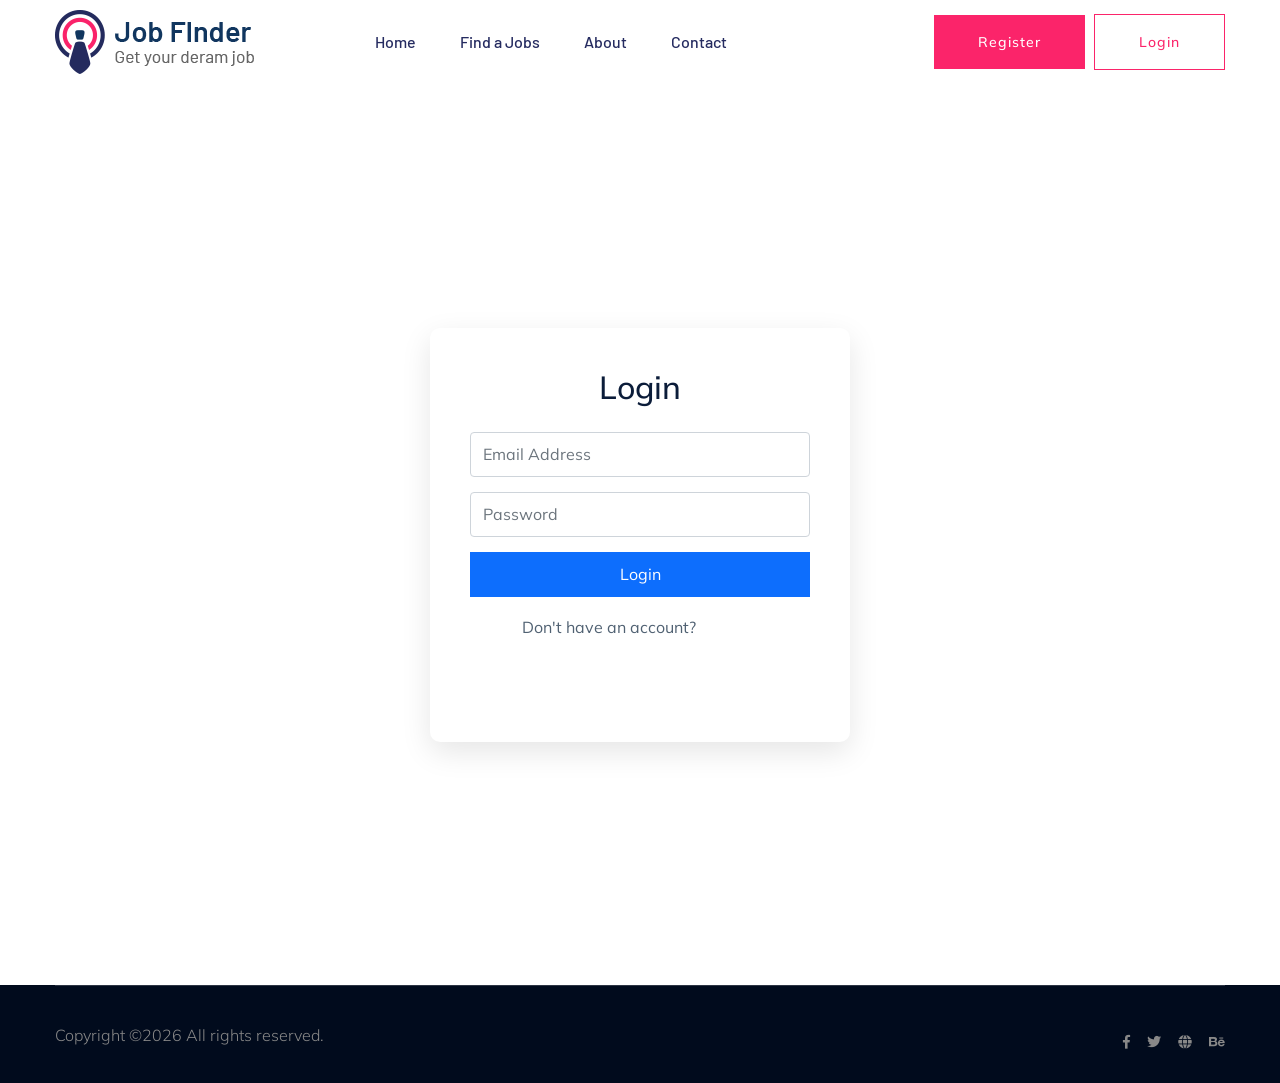
<file: login.html>
<!doctype html>
<html class="no-js" lang="zxx">
    <head>
        <meta charset="utf-8">
        <meta http-equiv="x-ua-compatible" content="ie=edge">
         <title>Job board HTML-5 Template </title>
        <meta name="description" content="">
        <meta name="viewport" content="width=device-width, initial-scale=1">
        <link rel="manifest" href="site.webmanifest">
		<link rel="shortcut icon" type="image/x-icon" href="assets/img/favicon.ico">

		<!-- CSS here -->
            <link rel="stylesheet" href="assets/css/bootstrap.min.css">
            <link rel="stylesheet" href="assets/css/owl.carousel.min.css">
            <link rel="stylesheet" href="assets/css/flaticon.css">
            <link rel="stylesheet" href="assets/css/price_rangs.css">
            <link rel="stylesheet" href="assets/css/slicknav.css">
            <link rel="stylesheet" href="assets/css/animate.min.css">
            <link rel="stylesheet" href="assets/css/magnific-popup.css">
            <link rel="stylesheet" href="assets/css/fontawesome-all.min.css">
            <link rel="stylesheet" href="assets/css/themify-icons.css">
            <link rel="stylesheet" href="assets/css/slick.css">
            <link rel="stylesheet" href="assets/css/nice-select.css">
            <link rel="stylesheet" href="assets/css/style.css">
   </head>

   <body>
    <!-- Preloader Start -->
    <div id="preloader-active">
        <div class="preloader d-flex align-items-center justify-content-center">
            <div class="preloader-inner position-relative">
                <div class="preloader-circle"></div>
                <div class="preloader-img pere-text">
                    <img src="assets/img/logo/logo.png" alt="">
                </div>
            </div>
        </div>
    </div>
    <!-- Preloader Start -->
    <header>
        <!-- Header Start -->
       <div class="header-area header-transparrent">
           <div class="headder-top header-sticky">
                <div class="container">
                    <div class="row align-items-center">
                        <div class="col-lg-3 col-md-2">
                            <!-- Logo -->
                            <div class="logo">
                                <a href="index.html"><img src="assets/img/logo/logo.png" alt=""></a>
                            </div>  
                        </div>
                        <div class="col-lg-9 col-md-9">
                            <div class="menu-wrapper">
                                <!-- Main-menu -->
                                <div class="main-menu">
                                    <nav class="d-none d-lg-block">
                                        <ul id="navigation">
                                            <li><a href="index.html">Home</a></li>
                                            <li><a href="job_listing.html" id="searchBtn">Find a Jobs </a></li>
                                            <li><a href="about.html">About</a></li>
                                        
                                            <li><a href="contact.html">Contact</a></li>
                                        </ul>
                                    </nav>
                                </div>          
                                <!-- Header-btn -->
                                <div class="header-btn d-none f-right d-lg-block">
                                    <a href="login.html" class="btn head-btn1">Register</a>
                                    <a href="login.html" class="btn head-btn2">Login</a>
                                </div>
                            </div>
                        </div>
                        <!-- Mobile Menu -->
                        <div class="col-12">
                            <div class="mobile_menu d-block d-lg-none"></div>
                        </div>
                    </div>
                </div>
           </div>
       </div>
        <!-- Header End -->
    </header>

<div class="login-area">
    <div class="login-box">
        <h2>Login</h2>

        <form action="dashboard.html" method="POST">
            <input type="email" name="email" class="form-control" placeholder="Email Address" required>

            <input type="password" name="password" class="form-control" placeholder="Password" required>

            <button type="submit" class="btn-login">Login</button>
        </form>

        <div class="extra-links">
            <p>Don't have an account?<a href="register.html">Register</a></p>
            <p><a href="#">Forgot Password?</a></p>
        </div>
    </div>
</div>


        <div class="footer-bottom-area footer-bg">
            <div class="container">
                <div class="footer-border">
                     <div class="row d-flex justify-content-between align-items-center">
                         <div class="col-xl-10 col-lg-10 ">
                             <div class="footer-copy-right">
                                 <p><!-- Link back to Colorlib can't be removed. Template is licensed under CC BY 3.0. -->
  Copyright &copy;<script>document.write(new Date().getFullYear());</script> All rights reserved.
  <!-- Link back to Colorlib can't be removed. Template is licensed under CC BY 3.0. --></p>
                             </div>
                         </div>
                         <div class="col-xl-2 col-lg-2">
                             <div class="footer-social f-right">
                                 <a href="#"><i class="fab fa-facebook-f"></i></a>
                                 <a href="#"><i class="fab fa-twitter"></i></a>
                                 <a href="#"><i class="fas fa-globe"></i></a>
                                 <a href="#"><i class="fab fa-behance"></i></a>
                             </div>
                         </div>
                     </div>
                </div>
            </div>
        </div>
        <!-- Footer End-->
    </footer>

  <!-- JS here -->
	
		<!-- All JS Custom Plugins Link Here here -->
        <script src="./assets/js/vendor/modernizr-3.5.0.min.js"></script>
		<!-- Jquery, Popper, Bootstrap -->
		<script src="./assets/js/vendor/jquery-1.12.4.min.js"></script>
        <script src="./assets/js/popper.min.js"></script>
        <script src="./assets/js/bootstrap.min.js"></script>
	    <!-- Jquery Mobile Menu -->
        <script src="./assets/js/jquery.slicknav.min.js"></script>

		<!-- Jquery Slick , Owl-Carousel Plugins -->
        <script src="./assets/js/owl.carousel.min.js"></script>
        <script src="./assets/js/slick.min.js"></script>
        <script src="./assets/js/price_rangs.js"></script>
        
		<!-- One Page, Animated-HeadLin -->
        <script src="./assets/js/wow.min.js"></script>
		<script src="./assets/js/animated.headline.js"></script>
        <script src="./assets/js/jquery.magnific-popup.js"></script>

		<!-- Scrollup, nice-select, sticky -->
        <script src="./assets/js/jquery.scrollUp.min.js"></script>
        <script src="./assets/js/jquery.nice-select.min.js"></script>
		<script src="./assets/js/jquery.sticky.js"></script>
        
        <!-- contact js -->
        <script src="./assets/js/contact.js"></script>
        <script src="./assets/js/jquery.form.js"></script>
        <script src="./assets/js/jquery.validate.min.js"></script>
        <script src="./assets/js/mail-script.js"></script>
        <script src="./assets/js/jquery.ajaxchimp.min.js"></script>
        
		<!-- Jquery Plugins, main Jquery -->	
        <script src="./assets/js/plugins.js"></script>
        <script src="./assets/js/main.js"></script>
        
    </body>
</html>
</file>
<file: assets/css/flaticon.css>
/*
  	Flaticon icon font: Flaticon
  	Creation date: 10/03/2020 09:37
  	*/

@font-face {
  font-family: "Flaticon";
  src: url("../fonts/Flaticon.eot");
  src: url("../fonts/Flaticon.eot?#iefix") format("embedded-opentype"),
       url("../fonts/Flaticon.woff2") format("woff2"),
       url("../fonts/Flaticon.woff") format("woff"),
       url("../fonts/Flaticon.ttf") format("truetype"),
       url("../fonts/Flaticon.svg#Flaticon") format("svg");
  font-weight: normal;
  font-style: normal;
}

@media screen and (-webkit-min-device-pixel-ratio:0) {
  @font-face {
    font-family: "Flaticon";
    src: url("../fonts/Flaticon.svg#Flaticon") format("svg");
  }
}

[class^="flaticon-"]:before, [class*=" flaticon-"]:before,
[class^="flaticon-"]:after, [class*=" flaticon-"]:after {   
  font-family: Flaticon;

font-style: normal;
margin-left: 20px;
}

.flaticon-tour:before { content: "\f100"; }
.flaticon-report:before { content: "\f101"; }
.flaticon-cms:before { content: "\f102"; }
.flaticon-app:before { content: "\f103"; }
.flaticon-helmet:before { content: "\f104"; }
.flaticon-high-tech:before { content: "\f105"; }
.flaticon-real-estate:before { content: "\f106"; }
.flaticon-content:before { content: "\f107"; }
.flaticon-search:before { content: "\f108"; }
.flaticon-curriculum-vitae:before { content: "\f109"; }
</file>
<file: assets/css/price_rangs.css>
/* Ion.RangeSlider
// css version 2.0.3
// Â© 2013-2014 Denis Ineshin | IonDen.com
// ===================================================================================================================*/

/* =====================================================================================================================
// RangeSlider */

.irs {
    position: relative; display: block;
    -webkit-touch-callout: none;
    -webkit-user-select: none;
     -khtml-user-select: none;
       -moz-user-select: none;
        -ms-user-select: none;
            user-select: none;
}
    .irs-line {
        position: relative; display: block;
        overflow: hidden;
        outline: none !important;
    }
        .irs-line-left, .irs-line-mid, .irs-line-right {
            position: absolute; display: block;
            top: 0;
        }
        .irs-line-left {
            left: 0; width: 11%;
        }
        .irs-line-mid {
            left: 9%; width: 82%;
        }
        .irs-line-right {
            right: 0; width: 11%;
        }

    .irs-bar {
        position: absolute; display: block;
        left: 0; width: 0;
    }
        .irs-bar-edge {
            position: absolute; display: block;
            top: 0; left: 0;
        }

    .irs-shadow {
        position: absolute; display: none;
        left: 0; width: 0;
    }

    .irs-slider {
        position: absolute; display: block;
        cursor: default;
        z-index: 1;
    }
        .irs-slider.single {

        }
        .irs-slider.from {

        }
        .irs-slider.to {

        }
        .irs-slider.type_last {
            z-index: 2;
        }

    .irs-min {
        position: absolute; display: block;
        left: 0;
        cursor: default;
    }
    .irs-max {
        position: absolute; display: block;
        right: 0;
        cursor: default;
    }

    .irs-from, .irs-to, .irs-single {
        position: absolute; display: block;
        top: 0; left: 0;
        cursor: default;
        white-space: nowrap;
    }

.irs-grid {
    position: absolute; display: none;
    bottom: 0; left: 0;
    width: 100%; height: 20px;
}
.irs-with-grid .irs-grid {
    display: block;
}
    .irs-grid-pol {
        position: absolute;
        top: 0; left: 0;
        width: 1px; height: 8px;
        background: #000;
    }
    .irs-grid-pol.small {
        height: 4px;
    }
    .irs-grid-text {
        position: absolute;
        bottom: 0; left: 0;
        white-space: nowrap;
        text-align: center;
        font-size: 9px; line-height: 9px;
        padding: 0 3px;
        color: #000;
    }

.irs-disable-mask {
    position: absolute; display: block;
    top: 0; left: -1%;
    width: 102%; height: 100%;
    cursor: default;
    background: rgba(0,0,0,0.0);
    z-index: 2;
}
.lt-ie9 .irs-disable-mask {
    background: #000;
    filter: alpha(opacity=0);
    cursor: not-allowed;
}

.irs-disabled {
    opacity: 0.4;
}


.irs-hidden-input {
    position: absolute !important;
    display: block !important;
    top: 0 !important;
    left: 0 !important;
    width: 0 !important;
    height: 0 !important;
    font-size: 0 !important;
    line-height: 0 !important;
    padding: 0 !important;
    margin: 0 !important;
    outline: none !important;
    z-index: -9999 !important;
    background: none !important;
    border-style: solid !important;
    border-color: transparent !important;
}


/* Ion.RangeSlider, Simple Skin
// css version 2.0.3
// Â© Denis Ineshin, 2014    https://github.com/IonDen
// Â© guybowden, 2014        https://github.com/guybowden
// ===================================================================================================================*/

/* =====================================================================================================================
// Skin details */

.irs {
    height: 55px;
}
.irs-with-grid {
    height: 75px;
}
.irs-line {
    height: 10px; top: 33px;
    background: #EEE;
    background: linear-gradient(to bottom, #DDD -50%, #FFF 150%); /* W3C */
    border: 1px solid #CCC;
    border-radius: 16px;
    -moz-border-radius: 16px;
}
    .irs-line-left {
        height: 8px;
    }
    .irs-line-mid {
        height: 8px;
    }
    .irs-line-right {
        height: 8px;
    }

.irs-bar {
    height: 10px; top: 33px;
    border-top: 1px solid #428bca;
    border-bottom: 1px solid #428bca;
    background: #428bca;
    background: linear-gradient(to top, rgba(66,139,202,1) 0%,rgba(127,195,232,1) 100%); /* W3C */
}
    .irs-bar-edge {
        height: 10px; top: 33px;
        width: 14px;
        border: 1px solid #428bca;
        border-right: 0;
        background: #428bca;
        background: linear-gradient(to top, rgba(66,139,202,1) 0%,rgba(127,195,232,1) 100%); /* W3C */
        border-radius: 16px 0 0 16px;
        -moz-border-radius: 16px 0 0 16px;
    }

.irs-shadow {
    height: 2px; top: 38px;
    background: #000;
    opacity: 0.3;
    border-radius: 5px;
    -moz-border-radius: 5px;
}
.lt-ie9 .irs-shadow {
    filter: alpha(opacity=30);
}

.irs-slider {
    top: 25px;
    width: 27px; height: 27px;
    border: 1px solid #AAA;
    background: #DDD;
    background: linear-gradient(to bottom, rgba(255,255,255,1) 0%,rgba(220,220,220,1) 20%,rgba(255,255,255,1) 100%); /* W3C */
    border-radius: 27px;
    -moz-border-radius: 27px;
    box-shadow: 1px 1px 3px rgba(0,0,0,0.3);
    cursor: pointer;
}

.irs-slider.state_hover, .irs-slider:hover {
    background: #FFF;
}

.irs-min, .irs-max {
    color: #333;
    font-size: 12px; line-height: 1.333;
    text-shadow: none;
    top: 0;
    padding: 1px 5px;
    background: rgba(0,0,0,0.1);
    border-radius: 3px;
    -moz-border-radius: 3px;
}

.lt-ie9 .irs-min, .lt-ie9 .irs-max {
    background: #ccc;
}

.lt-ie9 .irs-from, .lt-ie9 .irs-to, .lt-ie9 .irs-single {
    background: #999;
}

.irs-grid {
    height: 27px;
}
.irs-grid-pol {
    opacity: 0.5;
    background: #428bca;
}
.irs-grid-pol.small {
    background: #999;
}

.irs-grid-text {
    bottom: 5px;
    color: #99a4ac;
}

.irs-disabled {
}
</file>
<file: assets/css/themify-icons.css>
@font-face {
	font-family: 'themify';
	src:url('../fonts/themify.eot?-fvbane');


	src:url('../fonts/themify.eot?#iefix-fvbane') format('embedded-opentype'),
		url('../fonts/themify.woff?-fvbane') format('woff'),
		url('../fonts/themify.ttf?-fvbane') format('truetype'),
		url('../fonts/themify.svg?-fvbane#themify') format('svg');
	font-weight: normal;
	font-style: normal;
}

[class^="ti-"], [class*=" ti-"] {
	font-family: 'themify';
	speak: none;
	font-style: normal;
	font-weight: normal;
	font-variant: normal;
	text-transform: none;
	line-height: 1;

	/* Better Font Rendering =========== */
	-webkit-font-smoothing: antialiased;
	-moz-osx-font-smoothing: grayscale;
}

.ti-wand:before {
	content: "\e600";
}
.ti-volume:before {
	content: "\e601";
}
.ti-user:before {
	content: "\e602";
}
.ti-unlock:before {
	content: "\e603";
}
.ti-unlink:before {
	content: "\e604";
}
.ti-trash:before {
	content: "\e605";
}
.ti-thought:before {
	content: "\e606";
}
.ti-target:before {
	content: "\e607";
}
.ti-tag:before {
	content: "\e608";
}
.ti-tablet:before {
	content: "\e609";
}
.ti-star:before {
	content: "\e60a";
}
.ti-spray:before {
	content: "\e60b";
}
.ti-signal:before {
	content: "\e60c";
}
.ti-shopping-cart:before {
	content: "\e60d";
}
.ti-shopping-cart-full:before {
	content: "\e60e";
}
.ti-settings:before {
	content: "\e60f";
}
.ti-search:before {
	content: "\e610";
}
.ti-zoom-in:before {
	content: "\e611";
}
.ti-zoom-out:before {
	content: "\e612";
}
.ti-cut:before {
	content: "\e613";
}
.ti-ruler:before {
	content: "\e614";
}
.ti-ruler-pencil:before {
	content: "\e615";
}
.ti-ruler-alt:before {
	content: "\e616";
}
.ti-bookmark:before {
	content: "\e617";
}
.ti-bookmark-alt:before {
	content: "\e618";
}
.ti-reload:before {
	content: "\e619";
}
.ti-plus:before {
	content: "\e61a";
}
.ti-pin:before {
	content: "\e61b";
}
.ti-pencil:before {
	content: "\e61c";
}
.ti-pencil-alt:before {
	content: "\e61d";
}
.ti-paint-roller:before {
	content: "\e61e";
}
.ti-paint-bucket:before {
	content: "\e61f";
}
.ti-na:before {
	content: "\e620";
}
.ti-mobile:before {
	content: "\e621";
}
.ti-minus:before {
	content: "\e622";
}
.ti-medall:before {
	content: "\e623";
}
.ti-medall-alt:before {
	content: "\e624";
}
.ti-marker:before {
	content: "\e625";
}
.ti-marker-alt:before {
	content: "\e626";
}
.ti-arrow-up:before {
	content: "\e627";
}
.ti-arrow-right:before {
	content: "\e628";
}
.ti-arrow-left:before {
	content: "\e629";
}
.ti-arrow-down:before {
	content: "\e62a";
}
.ti-lock:before {
	content: "\e62b";
}
.ti-location-arrow:before {
	content: "\e62c";
}
.ti-link:before {
	content: "\e62d";
}
.ti-layout:before {
	content: "\e62e";
}
.ti-layers:before {
	content: "\e62f";
}
.ti-layers-alt:before {
	content: "\e630";
}
.ti-key:before {
	content: "\e631";
}
.ti-import:before {
	content: "\e632";
}
.ti-image:before {
	content: "\e633";
}
.ti-heart:before {
	content: "\e634";
}
.ti-heart-broken:before {
	content: "\e635";
}
.ti-hand-stop:before {
	content: "\e636";
}
.ti-hand-open:before {
	content: "\e637";
}
.ti-hand-drag:before {
	content: "\e638";
}
.ti-folder:before {
	content: "\e639";
}
.ti-flag:before {
	content: "\e63a";
}
.ti-flag-alt:before {
	content: "\e63b";
}
.ti-flag-alt-2:before {
	content: "\e63c";
}
.ti-eye:before {
	content: "\e63d";
}
.ti-export:before {
	content: "\e63e";
}
.ti-exchange-vertical:before {
	content: "\e63f";
}
.ti-desktop:before {
	content: "\e640";
}
.ti-cup:before {
	content: "\e641";
}
.ti-crown:before {
	content: "\e642";
}
.ti-comments:before {
	content: "\e643";
}
.ti-comment:before {
	content: "\e644";
}
.ti-comment-alt:before {
	content: "\e645";
}
.ti-close:before {
	content: "\e646";
}
.ti-clip:before {
	content: "\e647";
}
.ti-angle-up:before {
	content: "\e648";
}
.ti-angle-right:before {
	content: "\e649";
}
.ti-angle-left:before {
	content: "\e64a";
}
.ti-angle-down:before {
	content: "\e64b";
}
.ti-check:before {
	content: "\e64c";
}
.ti-check-box:before {
	content: "\e64d";
}
.ti-camera:before {
	content: "\e64e";
}
.ti-announcement:before {
	content: "\e64f";
}
.ti-brush:before {
	content: "\e650";
}
.ti-briefcase:before {
	content: "\e651";
}
.ti-bolt:before {
	content: "\e652";
}
.ti-bolt-alt:before {
	content: "\e653";
}
.ti-blackboard:before {
	content: "\e654";
}
.ti-bag:before {
	content: "\e655";
}
.ti-move:before {
	content: "\e656";
}
.ti-arrows-vertical:before {
	content: "\e657";
}
.ti-arrows-horizontal:before {
	content: "\e658";
}
.ti-fullscreen:before {
	content: "\e659";
}
.ti-arrow-top-right:before {
	content: "\e65a";
}
.ti-arrow-top-left:before {
	content: "\e65b";
}
.ti-arrow-circle-up:before {
	content: "\e65c";
}
.ti-arrow-circle-right:before {
	content: "\e65d";
}
.ti-arrow-circle-left:before {
	content: "\e65e";
}
.ti-arrow-circle-down:before {
	content: "\e65f";
}
.ti-angle-double-up:before {
	content: "\e660";
}
.ti-angle-double-right:before {
	content: "\e661";
}
.ti-angle-double-left:before {
	content: "\e662";
}
.ti-angle-double-down:before {
	content: "\e663";
}
.ti-zip:before {
	content: "\e664";
}
.ti-world:before {
	content: "\e665";
}
.ti-wheelchair:before {
	content: "\e666";
}
.ti-view-list:before {
	content: "\e667";
}
.ti-view-list-alt:before {
	content: "\e668";
}
.ti-view-grid:before {
	content: "\e669";
}
.ti-uppercase:before {
	content: "\e66a";
}
.ti-upload:before {
	content: "\e66b";
}
.ti-underline:before {
	content: "\e66c";
}
.ti-truck:before {
	content: "\e66d";
}
.ti-timer:before {
	content: "\e66e";
}
.ti-ticket:before {
	content: "\e66f";
}
.ti-thumb-up:before {
	content: "\e670";
}
.ti-thumb-down:before {
	content: "\e671";
}
.ti-text:before {
	content: "\e672";
}
.ti-stats-up:before {
	content: "\e673";
}
.ti-stats-down:before {
	content: "\e674";
}
.ti-split-v:before {
	content: "\e675";
}
.ti-split-h:before {
	content: "\e676";
}
.ti-smallcap:before {
	content: "\e677";
}
.ti-shine:before {
	content: "\e678";
}
.ti-shift-right:before {
	content: "\e679";
}
.ti-shift-left:before {
	content: "\e67a";
}
.ti-shield:before {
	content: "\e67b";
}
.ti-notepad:before {
	content: "\e67c";
}
.ti-server:before {
	content: "\e67d";
}
.ti-quote-right:before {
	content: "\e67e";
}
.ti-quote-left:before {
	content: "\e67f";
}
.ti-pulse:before {
	content: "\e680";
}
.ti-printer:before {
	content: "\e681";
}
.ti-power-off:before {
	content: "\e682";
}
.ti-plug:before {
	content: "\e683";
}
.ti-pie-chart:before {
	content: "\e684";
}
.ti-paragraph:before {
	content: "\e685";
}
.ti-panel:before {
	content: "\e686";
}
.ti-package:before {
	content: "\e687";
}
.ti-music:before {
	content: "\e688";
}
.ti-music-alt:before {
	content: "\e689";
}
.ti-mouse:before {
	content: "\e68a";
}
.ti-mouse-alt:before {
	content: "\e68b";
}
.ti-money:before {
	content: "\e68c";
}
.ti-microphone:before {
	content: "\e68d";
}
.ti-menu:before {
	content: "\e68e";
}
.ti-menu-alt:before {
	content: "\e68f";
}
.ti-map:before {
	content: "\e690";
}
.ti-map-alt:before {
	content: "\e691";
}
.ti-loop:before {
	content: "\e692";
}
.ti-location-pin:before {
	content: "\e693";
}
.ti-list:before {
	content: "\e694";
}
.ti-light-bulb:before {
	content: "\e695";
}
.ti-Italic:before {
	content: "\e696";
}
.ti-info:before {
	content: "\e697";
}
.ti-infinite:before {
	content: "\e698";
}
.ti-id-badge:before {
	content: "\e699";
}
.ti-hummer:before {
	content: "\e69a";
}
.ti-home:before {
	content: "\e69b";
}
.ti-help:before {
	content: "\e69c";
}
.ti-headphone:before {
	content: "\e69d";
}
.ti-harddrives:before {
	content: "\e69e";
}
.ti-harddrive:before {
	content: "\e69f";
}
.ti-gift:before {
	content: "\e6a0";
}
.ti-game:before {
	content: "\e6a1";
}
.ti-filter:before {
	content: "\e6a2";
}
.ti-files:before {
	content: "\e6a3";
}
.ti-file:before {
	content: "\e6a4";
}
.ti-eraser:before {
	content: "\e6a5";
}
.ti-envelope:before {
	content: "\e6a6";
}
.ti-download:before {
	content: "\e6a7";
}
.ti-direction:before {
	content: "\e6a8";
}
.ti-direction-alt:before {
	content: "\e6a9";
}
.ti-dashboard:before {
	content: "\e6aa";
}
.ti-control-stop:before {
	content: "\e6ab";
}
.ti-control-shuffle:before {
	content: "\e6ac";
}
.ti-control-play:before {
	content: "\e6ad";
}
.ti-control-pause:before {
	content: "\e6ae";
}
.ti-control-forward:before {
	content: "\e6af";
}
.ti-control-backward:before {
	content: "\e6b0";
}
.ti-cloud:before {
	content: "\e6b1";
}
.ti-cloud-up:before {
	content: "\e6b2";
}
.ti-cloud-down:before {
	content: "\e6b3";
}
.ti-clipboard:before {
	content: "\e6b4";
}
.ti-car:before {
	content: "\e6b5";
}
.ti-calendar:before {
	content: "\e6b6";
}
.ti-book:before {
	content: "\e6b7";
}
.ti-bell:before {
	content: "\e6b8";
}
.ti-basketball:before {
	content: "\e6b9";
}
.ti-bar-chart:before {
	content: "\e6ba";
}
.ti-bar-chart-alt:before {
	content: "\e6bb";
}
.ti-back-right:before {
	content: "\e6bc";
}
.ti-back-left:before {
	content: "\e6bd";
}
.ti-arrows-corner:before {
	content: "\e6be";
}
.ti-archive:before {
	content: "\e6bf";
}
.ti-anchor:before {
	content: "\e6c0";
}
.ti-align-right:before {
	content: "\e6c1";
}
.ti-align-left:before {
	content: "\e6c2";
}
.ti-align-justify:before {
	content: "\e6c3";
}
.ti-align-center:before {
	content: "\e6c4";
}
.ti-alert:before {
	content: "\e6c5";
}
.ti-alarm-clock:before {
	content: "\e6c6";
}
.ti-agenda:before {
	content: "\e6c7";
}
.ti-write:before {
	content: "\e6c8";
}
.ti-window:before {
	content: "\e6c9";
}
.ti-widgetized:before {
	content: "\e6ca";
}
.ti-widget:before {
	content: "\e6cb";
}
.ti-widget-alt:before {
	content: "\e6cc";
}
.ti-wallet:before {
	content: "\e6cd";
}
.ti-video-clapper:before {
	content: "\e6ce";
}
.ti-video-camera:before {
	content: "\e6cf";
}
.ti-vector:before {
	content: "\e6d0";
}
.ti-themify-logo:before {
	content: "\e6d1";
}
.ti-themify-favicon:before {
	content: "\e6d2";
}
.ti-themify-favicon-alt:before {
	content: "\e6d3";
}
.ti-support:before {
	content: "\e6d4";
}
.ti-stamp:before {
	content: "\e6d5";
}
.ti-split-v-alt:before {
	content: "\e6d6";
}
.ti-slice:before {
	content: "\e6d7";
}
.ti-shortcode:before {
	content: "\e6d8";
}
.ti-shift-right-alt:before {
	content: "\e6d9";
}
.ti-shift-left-alt:before {
	content: "\e6da";
}
.ti-ruler-alt-2:before {
	content: "\e6db";
}
.ti-receipt:before {
	content: "\e6dc";
}
.ti-pin2:before {
	content: "\e6dd";
}
.ti-pin-alt:before {
	content: "\e6de";
}
.ti-pencil-alt2:before {
	content: "\e6df";
}
.ti-palette:before {
	content: "\e6e0";
}
.ti-more:before {
	content: "\e6e1";
}
.ti-more-alt:before {
	content: "\e6e2";
}
.ti-microphone-alt:before {
	content: "\e6e3";
}
.ti-magnet:before {
	content: "\e6e4";
}
.ti-line-double:before {
	content: "\e6e5";
}
.ti-line-dotted:before {
	content: "\e6e6";
}
.ti-line-dashed:before {
	content: "\e6e7";
}
.ti-layout-width-full:before {
	content: "\e6e8";
}
.ti-layout-width-default:before {
	content: "\e6e9";
}
.ti-layout-width-default-alt:before {
	content: "\e6ea";
}
.ti-layout-tab:before {
	content: "\e6eb";
}
.ti-layout-tab-window:before {
	content: "\e6ec";
}
.ti-layout-tab-v:before {
	content: "\e6ed";
}
.ti-layout-tab-min:before {
	content: "\e6ee";
}
.ti-layout-slider:before {
	content: "\e6ef";
}
.ti-layout-slider-alt:before {
	content: "\e6f0";
}
.ti-layout-sidebar-right:before {
	content: "\e6f1";
}
.ti-layout-sidebar-none:before {
	content: "\e6f2";
}
.ti-layout-sidebar-left:before {
	content: "\e6f3";
}
.ti-layout-placeholder:before {
	content: "\e6f4";
}
.ti-layout-menu:before {
	content: "\e6f5";
}
.ti-layout-menu-v:before {
	content: "\e6f6";
}
.ti-layout-menu-separated:before {
	content: "\e6f7";
}
.ti-layout-menu-full:before {
	content: "\e6f8";
}
.ti-layout-media-right-alt:before {
	content: "\e6f9";
}
.ti-layout-media-right:before {
	content: "\e6fa";
}
.ti-layout-media-overlay:before {
	content: "\e6fb";
}
.ti-layout-media-overlay-alt:before {
	content: "\e6fc";
}
.ti-layout-media-overlay-alt-2:before {
	content: "\e6fd";
}
.ti-layout-media-left-alt:before {
	content: "\e6fe";
}
.ti-layout-media-left:before {
	content: "\e6ff";
}
.ti-layout-media-center-alt:before {
	content: "\e700";
}
.ti-layout-media-center:before {
	content: "\e701";
}
.ti-layout-list-thumb:before {
	content: "\e702";
}
.ti-layout-list-thumb-alt:before {
	content: "\e703";
}
.ti-layout-list-post:before {
	content: "\e704";
}
.ti-layout-list-large-image:before {
	content: "\e705";
}
.ti-layout-line-solid:before {
	content: "\e706";
}
.ti-layout-grid4:before {
	content: "\e707";
}
.ti-layout-grid3:before {
	content: "\e708";
}
.ti-layout-grid2:before {
	content: "\e709";
}
.ti-layout-grid2-thumb:before {
	content: "\e70a";
}
.ti-layout-cta-right:before {
	content: "\e70b";
}
.ti-layout-cta-left:before {
	content: "\e70c";
}
.ti-layout-cta-center:before {
	content: "\e70d";
}
.ti-layout-cta-btn-right:before {
	content: "\e70e";
}
.ti-layout-cta-btn-left:before {
	content: "\e70f";
}
.ti-layout-column4:before {
	content: "\e710";
}
.ti-layout-column3:before {
	content: "\e711";
}
.ti-layout-column2:before {
	content: "\e712";
}
.ti-layout-accordion-separated:before {
	content: "\e713";
}
.ti-layout-accordion-merged:before {
	content: "\e714";
}
.ti-layout-accordion-list:before {
	content: "\e715";
}
.ti-ink-pen:before {
	content: "\e716";
}
.ti-info-alt:before {
	content: "\e717";
}
.ti-help-alt:before {
	content: "\e718";
}
.ti-headphone-alt:before {
	content: "\e719";
}
.ti-hand-point-up:before {
	content: "\e71a";
}
.ti-hand-point-right:before {
	content: "\e71b";
}
.ti-hand-point-left:before {
	content: "\e71c";
}
.ti-hand-point-down:before {
	content: "\e71d";
}
.ti-gallery:before {
	content: "\e71e";
}
.ti-face-smile:before {
	content: "\e71f";
}
.ti-face-sad:before {
	content: "\e720";
}
.ti-credit-card:before {
	content: "\e721";
}
.ti-control-skip-forward:before {
	content: "\e722";
}
.ti-control-skip-backward:before {
	content: "\e723";
}
.ti-control-record:before {
	content: "\e724";
}
.ti-control-eject:before {
	content: "\e725";
}
.ti-comments-smiley:before {
	content: "\e726";
}
.ti-brush-alt:before {
	content: "\e727";
}
.ti-youtube:before {
	content: "\e728";
}
.ti-vimeo:before {
	content: "\e729";
}
.ti-twitter:before {
	content: "\e72a";
}
.ti-time:before {
	content: "\e72b";
}
.ti-tumblr:before {
	content: "\e72c";
}
.ti-skype:before {
	content: "\e72d";
}
.ti-share:before {
	content: "\e72e";
}
.ti-share-alt:before {
	content: "\e72f";
}
.ti-rocket:before {
	content: "\e730";
}
.ti-pinterest:before {
	content: "\e731";
}
.ti-new-window:before {
	content: "\e732";
}
.ti-microsoft:before {
	content: "\e733";
}
.ti-list-ol:before {
	content: "\e734";
}
.ti-linkedin:before {
	content: "\e735";
}
.ti-layout-sidebar-2:before {
	content: "\e736";
}
.ti-layout-grid4-alt:before {
	content: "\e737";
}
.ti-layout-grid3-alt:before {
	content: "\e738";
}
.ti-layout-grid2-alt:before {
	content: "\e739";
}
.ti-layout-column4-alt:before {
	content: "\e73a";
}
.ti-layout-column3-alt:before {
	content: "\e73b";
}
.ti-layout-column2-alt:before {
	content: "\e73c";
}
.ti-instagram:before {
	content: "\e73d";
}
.ti-google:before {
	content: "\e73e";
}
.ti-github:before {
	content: "\e73f";
}
.ti-flickr:before {
	content: "\e740";
}
.ti-facebook:before {
	content: "\e741";
}
.ti-dropbox:before {
	content: "\e742";
}
.ti-dribbble:before {
	content: "\e743";
}
.ti-apple:before {
	content: "\e744";
}
.ti-android:before {
	content: "\e745";
}
.ti-save:before {
	content: "\e746";
}
.ti-save-alt:before {
	content: "\e747";
}
.ti-yahoo:before {
	content: "\e748";
}
.ti-wordpress:before {
	content: "\e749";
}
.ti-vimeo-alt:before {
	content: "\e74a";
}
.ti-twitter-alt:before {
	content: "\e74b";
}
.ti-tumblr-alt:before {
	content: "\e74c";
}
.ti-trello:before {
	content: "\e74d";
}
.ti-stack-overflow:before {
	content: "\e74e";
}
.ti-soundcloud:before {
	content: "\e74f";
}
.ti-sharethis:before {
	content: "\e750";
}
.ti-sharethis-alt:before {
	content: "\e751";
}
.ti-reddit:before {
	content: "\e752";
}
.ti-pinterest-alt:before {
	content: "\e753";
}
.ti-microsoft-alt:before {
	content: "\e754";
}
.ti-linux:before {
	content: "\e755";
}
.ti-jsfiddle:before {
	content: "\e756";
}
.ti-joomla:before {
	content: "\e757";
}
.ti-html5:before {
	content: "\e758";
}
.ti-flickr-alt:before {
	content: "\e759";
}
.ti-email:before {
	content: "\e75a";
}
.ti-drupal:before {
	content: "\e75b";
}
.ti-dropbox-alt:before {
	content: "\e75c";
}
.ti-css3:before {
	content: "\e75d";
}
.ti-rss:before {
	content: "\e75e";
}
.ti-rss-alt:before {
	content: "\e75f";
}
</file>
<file: assets/css/nice-select.css>
.nice-select {
  -webkit-tap-highlight-color: transparent;
  background-color: #fff;
  border-radius: 5px;
  border: solid 1px #e8e8e8;
  box-sizing: border-box;
  clear: both;
  cursor: pointer;
  display: block;
  float: left;
  font-family: inherit;
  font-size: 14px;
  font-weight: normal;
  height: 42px;
  line-height: 40px;
  outline: none;
  padding-left: 18px;
  padding-right: 30px;
  position: relative;
  text-align: left !important;
  -webkit-transition: all 0.2s ease-in-out;
  transition: all 0.2s ease-in-out;
  -webkit-user-select: none;
     -moz-user-select: none;
      -ms-user-select: none;
          user-select: none;
  white-space: nowrap;
  width: auto; }
  .nice-select:hover {
    border-color: #dbdbdb; }
  .nice-select:active, .nice-select.open, .nice-select:focus {
    border-color: #999; }
  .nice-select:after {
    border-bottom: 2px solid #999;
    border-right: 2px solid #999;
    content: '';
    display: block;
    height: 5px;
    margin-top: -4px;
    pointer-events: none;
    position: absolute;
    right: 12px;
    top: 50%;
    -webkit-transform-origin: 66% 66%;
        -ms-transform-origin: 66% 66%;
            transform-origin: 66% 66%;
    -webkit-transform: rotate(45deg);
        -ms-transform: rotate(45deg);
            transform: rotate(45deg);
    -webkit-transition: all 0.15s ease-in-out;
    transition: all 0.15s ease-in-out;
    width: 5px; }
  .nice-select.open:after {
    -webkit-transform: rotate(-135deg);
        -ms-transform: rotate(-135deg);
            transform: rotate(-135deg); }
  .nice-select.open .list {
    opacity: 1;
    pointer-events: auto;
    -webkit-transform: scale(1) translateY(0);
        -ms-transform: scale(1) translateY(0);
            transform: scale(1) translateY(0); }
  .nice-select.disabled {
    border-color: #ededed;
    color: #999;
    pointer-events: none; }
    .nice-select.disabled:after {
      border-color: #cccccc; }
  .nice-select.wide {
    width: 100%; }
    .nice-select.wide .list {
      left: 0 !important;
      right: 0 !important; }
  .nice-select.right {
    float: right; }
    .nice-select.right .list {
      left: auto;
      right: 0; }
  .nice-select.small {
    font-size: 12px;
    height: 36px;
    line-height: 34px; }
    .nice-select.small:after {
      height: 4px;
      width: 4px; }
    .nice-select.small .option {
      line-height: 34px;
      min-height: 34px; }
  .nice-select .list {
    background-color: #fff;
    border-radius: 5px;
    box-shadow: 0 0 0 1px rgba(68, 68, 68, 0.11);
    box-sizing: border-box;
    margin-top: 4px;
    opacity: 0;
    overflow: hidden;
    padding: 0;
    pointer-events: none;
    position: absolute;
    top: 100%;
    left: 0;
    -webkit-transform-origin: 50% 0;
        -ms-transform-origin: 50% 0;
            transform-origin: 50% 0;
    -webkit-transform: scale(0.75) translateY(-21px);
        -ms-transform: scale(0.75) translateY(-21px);
            transform: scale(0.75) translateY(-21px);
    -webkit-transition: all 0.2s cubic-bezier(0.5, 0, 0, 1.25), opacity 0.15s ease-out;
    transition: all 0.2s cubic-bezier(0.5, 0, 0, 1.25), opacity 0.15s ease-out;
    z-index: 9; }
    .nice-select .list:hover .option:not(:hover) {
      background-color: transparent !important; }
  .nice-select .option {
    cursor: pointer;
    font-weight: 400;
    line-height: 40px;
    list-style: none;
    min-height: 40px;
    outline: none;
    padding-left: 18px;
    padding-right: 29px;
    text-align: left;
    -webkit-transition: all 0.2s;
    transition: all 0.2s; }
    .nice-select .option:hover, .nice-select .option.focus, .nice-select .option.selected.focus {
      background-color: #f6f6f6; }
    .nice-select .option.selected {
      font-weight: bold; }
    .nice-select .option.disabled {
      background-color: transparent;
      color: #999;
      cursor: default; }

.no-csspointerevents .nice-select .list {
  display: none; }

.no-csspointerevents .nice-select.open .list {
  display: block; }
</file>
<file: assets/css/style.css>
@import url("https://fonts.googleapis.com/css?family=Barlow:300,400,500,600,700,900|Muli:300,400,500,600,700,800,900&display=swap");.white-bg{background:#ffffff}.gray-bg{background:#f5f5f5}.gray-bg{background:#f7f7fd}.white-bg{background:#fff}.black-bg{background:#16161a}.theme-bg{background:#fb246a}.brand-bg{background:#f1f4fa}.testimonial-bg{background:#f9fafc}.white-color{color:#fff}.black-color{color:#16161a}.theme-color{color:#fb246a}.boxed-btn{background:#fff;color:#fb246a !important;display:inline-block;padding:18px 44px;font-family:"Muli",sans-serif;font-size:14px;font-weight:400;border:0;border:1px solid #fb246a;letter-spacing:3px;text-align:center;color:#fb246a;text-transform:uppercase;cursor:pointer}.boxed-btn:hover{background:#fb246a;color:#fff !important;border:1px solid #fb246a}.boxed-btn:focus{outline:none}.boxed-btn.large-width{width:220px}[data-overlay]{position:relative;background-size:cover;background-repeat:no-repeat;background-position:center center}[data-overlay]::before{position:absolute;left:0;top:0;right:0;bottom:0;content:""}[data-opacity="1"]::before{opacity:0.1}[data-opacity="2"]::before{opacity:0.2}[data-opacity="3"]::before{opacity:0.3}[data-opacity="4"]::before{opacity:0.4}[data-opacity="5"]::before{opacity:0.5}[data-opacity="6"]::before{opacity:0.6}[data-opacity="7"]::before{opacity:0.7}[data-opacity="8"]::before{opacity:0.8}[data-opacity="9"]::before{opacity:0.9}body{font-family:"Muli",sans-serif;font-weight:normal;font-style:normal}h1,h2,h3,h4,h5,h6{font-family:"Muli",sans-serif;color:#0b1c39;margin-top:0px;font-style:normal;font-weight:500;text-transform:normal}p{font-family:"Muli",sans-serif;color:#506172;font-size:16px;line-height:30px;margin-bottom:15px;font-weight:normal}.bg-img-1{background-image:url(../img/slider/slider-img-1.jpg)}.bg-img-2{background-image:url(../img/background-img/bg-img-2.jpg)}.cta-bg-1{background-image:url(../img/background-img/bg-img-3.jpg)}.img{max-width:100%;-webkit-transition:all .3s ease-out 0s;-moz-transition:all .3s ease-out 0s;-ms-transition:all .3s ease-out 0s;-o-transition:all .3s ease-out 0s;transition:all .3s ease-out 0s}.f-left{float:left}.f-right{float:right}.fix{overflow:hidden}.clear{clear:both}a,.button{-webkit-transition:all .3s ease-out 0s;-moz-transition:all .3s ease-out 0s;-ms-transition:all .3s ease-out 0s;-o-transition:all .3s ease-out 0s;transition:all .3s ease-out 0s}a:focus,.button:focus{text-decoration:none;outline:none}a{color:#635c5c}a:hover{color:#fff}a:focus,a:hover,.portfolio-cat a:hover,.footer -menu li a:hover{text-decoration:none}a,button{color:#fff;outline:medium none}button:focus,input:focus,input:focus,textarea,textarea:focus{outline:0}.uppercase{text-transform:uppercase}input:focus::-moz-placeholder{opacity:0;-webkit-transition:.4s;-o-transition:.4s;transition:.4s}.capitalize{text-transform:capitalize}h1 a,h2 a,h3 a,h4 a,h5 a,h6 a{color:inherit}ul{margin:0px;padding:0px}li{list-style:none}hr{border-bottom:1px solid #eceff8;border-top:0 none;margin:30px 0;padding:0}.theme-overlay{position:relative}.theme-overlay::before{background:#1696e7 none repeat scroll 0 0;content:"";height:100%;left:0;opacity:0.6;position:absolute;top:0;width:100%}.overlay{position:relative;z-index:0}.overlay::before{position:absolute;content:"";top:0;left:0;width:100%;height:100%;z-index:-1}.overlay2{position:relative;z-index:0}.overlay2::before{position:absolute;content:"";background-color:#2E2200;top:0;left:0;width:100%;height:100%;z-index:-1;opacity:0.5}.section-padding{padding-top:120px;padding-bottom:120px}.separator{border-top:1px solid #f2f2f2}.mb-90{margin-bottom:90px}@media (max-width: 767px){.mb-90{margin-bottom:30px}}@media (min-width: 768px) and (max-width: 991px){.mb-90{margin-bottom:45px}}.owl-carousel .owl-nav div{background:rgba(255,255,255,0.8) none repeat scroll 0 0;height:40px;left:20px;line-height:40px;font-size:22px;color:#646464;opacity:1;visibility:visible;position:absolute;text-align:center;top:50%;transform:translateY(-50%);transition:all 0.3s ease 0s;width:40px}.owl-carousel .owl-nav div.owl-next{left:auto;right:-30px}.owl-carousel .owl-nav div.owl-next i{position:relative;right:0;top:1px}.owl-carousel .owl-nav div.owl-prev i{position:relative;right:1px;top:0px}.owl-carousel:hover .owl-nav div{opacity:1;visibility:visible}.owl-carousel:hover .owl-nav div:hover{color:#fff;background:#ff3500}.btn{background:#fb246a;-moz-user-select:none;text-transform:capitalize;color:#fff;cursor:pointer;display:inline-block;font-size:14px;font-weight:500;letter-spacing:1px;line-height:0;margin-bottom:0;padding:27px 44px;border-radius:0px;margin:10px;cursor:pointer;transition:color 0.4s linear;position:relative;z-index:1;border:0;overflow:hidden;margin:0}.btn::before{content:"";position:absolute;left:0;top:0;width:101%;height:101%;background:#da2461;z-index:1;border-radius:5px;transition:transform 0.5s;transition-timing-function:ease;transform-origin:0 0;transition-timing-function:cubic-bezier(0.5, 1.6, 0.4, 0.7);transform:scaleX(0);border-radius:0}.btn:hover::before{transform:scaleX(1);color:#fff !important;z-index:-1}.head-btn2{background:none;border:1px solid #fb246a;color:#fb246a}@media only screen and (min-width: 992px) and (max-width: 1199px){.head-btn2{padding:27px 34px}}.head-btn2::before{color:#fff !important}.head-btn2:hover{color:#fff}.head-btn1{margin-right:5px}@media only screen and (min-width: 992px) and (max-width: 1199px){.head-btn1{padding:27px 27px}}.border-btn4{border:1px solid #fff;color:#fff}.btn.focus,.btn:focus{outline:0;box-shadow:none}.border-btn{border:1px solid #fb246a;color:#fb246a;font:"Muli",sans-serif;background:none;-moz-user-select:none;padding:27px 44px;margin:0px;text-transform:capitalize;cursor:pointer;display:inline-block;font-size:14px;font-weight:500;letter-spacing:1px;margin-bottom:0;border-radius:0px;position:relative;transition:color 0.4s linear;position:relative;overflow:hidden;margin:0}.border-btn::before{border:1px solid transparent;content:"";position:absolute;left:0;top:0;width:120%;height:105%;background:#da2461;z-index:-1;transition:transform 0.5s;transition-timing-function:ease;transform-origin:0 0;transition-timing-function:cubic-bezier(0.5, 1.6, 0.4, 0.7);transform:scaleY(0);border-radius:0}.border-btn:hover::before{transform:scaleY(1);order:2px solid transparent}.post-btn{border-radius:5px;padding:30px 55px}.border-btn2{border:1px solid #8b92dd;color:#8b92dd;font:"Muli",sans-serif;background:none;-moz-user-select:none;padding:19px 69px;margin:0px;text-transform:uppercase;cursor:pointer;display:inline-block;font-size:14px;font-weight:500;letter-spacing:1px;margin-bottom:0;border-radius:5px;position:relative;transition:color 0.4s linear;position:relative;overflow:hidden;margin:0}@media (max-width: 767px){.border-btn2{padding:19px 30px}}.border-btn2::before{border:1px solid transparent;content:"";position:absolute;left:0;top:0;width:101%;height:101%;background:#8b92dd;z-index:-1;transition:transform 0.5s;transition-timing-function:ease;transform-origin:0 0;transition-timing-function:cubic-bezier(0.5, 1.6, 0.4, 0.7);transform:scaleY(0);border-radius:0px}.border-btn2:hover::before{transform:scaleY(1);order:2px solid transparent}.breadcrumb>.active{color:#888}#scrollUp{background:#fb246a;height:50px;width:50px;right:31px;bottom:18px;color:#fff;font-size:20px;text-align:center;border-radius:50%;line-height:48px;border:2px solid transparent}@media (max-width: 767px){#scrollUp{right:16px}}#scrollUp:hover{color:#fff}.sticky-bar{left:0;margin:auto;position:fixed;top:0;width:100%;-webkit-box-shadow:0 10px 15px rgba(25,25,25,0.1);box-shadow:0 10px 15px rgba(25,25,25,0.1);z-index:9999;-webkit-animation:300ms ease-in-out 0s normal none 1 running fadeInDown;animation:300ms ease-in-out 0s normal none 1 running fadeInDown;-webkit-box-shadow:0 10px 15px rgba(25,25,25,0.1);background:#fff}.mt-5{margin-top:5px}.mt-10{margin-top:10px}.mt-15{margin-top:15px}.mt-20{margin-top:20px}.mt-25{margin-top:25px}.mt-30{margin-top:30px}.mt-35{margin-top:35px}.mt-40{margin-top:40px}.mt-45{margin-top:45px}.mt-50{margin-top:50px}.mt-55{margin-top:55px}.mt-60{margin-top:60px}.mt-65{margin-top:65px}.mt-70{margin-top:70px}.mt-75{margin-top:75px}.mt-80{margin-top:80px}.mt-85{margin-top:85px}.mt-90{margin-top:90px}.mt-95{margin-top:95px}.mt-100{margin-top:100px}.mt-105{margin-top:105px}.mt-110{margin-top:110px}.mt-115{margin-top:115px}.mt-120{margin-top:120px}.mt-125{margin-top:125px}.mt-130{margin-top:130px}.mt-135{margin-top:135px}.mt-140{margin-top:140px}.mt-145{margin-top:145px}.mt-150{margin-top:150px}.mt-155{margin-top:155px}.mt-160{margin-top:160px}.mt-165{margin-top:165px}.mt-170{margin-top:170px}.mt-175{margin-top:175px}.mt-180{margin-top:180px}.mt-185{margin-top:185px}.mt-190{margin-top:190px}.mt-195{margin-top:195px}.mt-200{margin-top:200px}.mb-5{margin-bottom:5px}.mb-10{margin-bottom:10px}.mb-15{margin-bottom:15px}.mb-20{margin-bottom:20px}.mb-25{margin-bottom:25px}.mb-30{margin-bottom:30px}.mb-35{margin-bottom:35px}.mb-40{margin-bottom:40px}.mb-45{margin-bottom:45px}.mb-50{margin-bottom:50px}.mb-55{margin-bottom:55px}.mb-60{margin-bottom:60px}.mb-65{margin-bottom:65px}.mb-70{margin-bottom:70px}.mb-75{margin-bottom:75px}.mb-80{margin-bottom:80px}.mb-85{margin-bottom:85px}.mb-90{margin-bottom:90px}.mb-95{margin-bottom:95px}.mb-100{margin-bottom:100px}.mb-105{margin-bottom:105px}.mb-110{margin-bottom:110px}.mb-115{margin-bottom:115px}.mb-120{margin-bottom:120px}.mb-125{margin-bottom:125px}.mb-130{margin-bottom:130px}.mb-135{margin-bottom:135px}.mb-140{margin-bottom:140px}.mb-145{margin-bottom:145px}.mb-150{margin-bottom:150px}.mb-155{margin-bottom:155px}.mb-160{margin-bottom:160px}.mb-165{margin-bottom:165px}.mb-170{margin-bottom:170px}.mb-175{margin-bottom:175px}.mb-180{margin-bottom:180px}.mb-185{margin-bottom:185px}.mb-190{margin-bottom:190px}.mb-195{margin-bottom:195px}.mb-200{margin-bottom:200px}.ml-5{margin-left:5px}.ml-10{margin-left:10px}.ml-15{margin-left:15px}.ml-20{margin-left:20px}.ml-25{margin-left:25px}.ml-30{margin-left:30px}.ml-35{margin-left:35px}.ml-40{margin-left:40px}.ml-45{margin-left:45px}.ml-50{margin-left:50px}.ml-55{margin-left:55px}.ml-60{margin-left:60px}.ml-65{margin-left:65px}.ml-70{margin-left:70px}.ml-75{margin-left:75px}.ml-80{margin-left:80px}.ml-85{margin-left:85px}.ml-90{margin-left:90px}.ml-95{margin-left:95px}.ml-100{margin-left:100px}.ml-105{margin-left:105px}.ml-110{margin-left:110px}.ml-115{margin-left:115px}.ml-120{margin-left:120px}.ml-125{margin-left:125px}.ml-130{margin-left:130px}.ml-135{margin-left:135px}.ml-140{margin-left:140px}.ml-145{margin-left:145px}.ml-150{margin-left:150px}.ml-155{margin-left:155px}.ml-160{margin-left:160px}.ml-165{margin-left:165px}.ml-170{margin-left:170px}.ml-175{margin-left:175px}.ml-180{margin-left:180px}.ml-185{margin-left:185px}.ml-190{margin-left:190px}.ml-195{margin-left:195px}.ml-200{margin-left:200px}.mr-5{margin-right:5px}.mr-10{margin-right:10px}.mr-15{margin-right:15px}.mr-20{margin-right:20px}.mr-25{margin-right:25px}.mr-30{margin-right:30px}.mr-35{margin-right:35px}.mr-40{margin-right:40px}.mr-45{margin-right:45px}.mr-50{margin-right:50px}.mr-55{margin-right:55px}.mr-60{margin-right:60px}.mr-65{margin-right:65px}.mr-70{margin-right:70px}.mr-75{margin-right:75px}.mr-80{margin-right:80px}.mr-85{margin-right:85px}.mr-90{margin-right:90px}.mr-95{margin-right:95px}.mr-100{margin-right:100px}.mr-105{margin-right:105px}.mr-110{margin-right:110px}.mr-115{margin-right:115px}.mr-120{margin-right:120px}.mr-125{margin-right:125px}.mr-130{margin-right:130px}.mr-135{margin-right:135px}.mr-140{margin-right:140px}.mr-145{margin-right:145px}.mr-150{margin-right:150px}.mr-155{margin-right:155px}.mr-160{margin-right:160px}.mr-165{margin-right:165px}.mr-170{margin-right:170px}.mr-175{margin-right:175px}.mr-180{margin-right:180px}.mr-185{margin-right:185px}.mr-190{margin-right:190px}.mr-195{margin-right:195px}.mr-200{margin-right:200px}.pt-5{padding-top:5px}.pt-10{padding-top:10px}.pt-15{padding-top:15px}.pt-20{padding-top:20px}.pt-25{padding-top:25px}.pt-30{padding-top:30px}.pt-35{padding-top:35px}.pt-40{padding-top:40px}.pt-45{padding-top:45px}.pt-50{padding-top:50px}.pt-55{padding-top:55px}.pt-60{padding-top:60px}.pt-65{padding-top:65px}.pt-70{padding-top:70px}.pt-75{padding-top:75px}.pt-80{padding-top:80px}.pt-85{padding-top:85px}.pt-90{padding-top:90px}.pt-95{padding-top:95px}.pt-100{padding-top:100px}.pt-105{padding-top:105px}.pt-110{padding-top:110px}.pt-115{padding-top:115px}.pt-120{padding-top:120px}.pt-125{padding-top:125px}.pt-130{padding-top:130px}.pt-135{padding-top:135px}.pt-140{padding-top:140px}.pt-145{padding-top:145px}.pt-150{padding-top:150px}.pt-155{padding-top:155px}.pt-160{padding-top:160px}.pt-165{padding-top:165px}.pt-170{padding-top:170px}.pt-175{padding-top:175px}.pt-180{padding-top:180px}.pt-185{padding-top:185px}.pt-190{padding-top:190px}.pt-195{padding-top:195px}.pt-200{padding-top:200px}.pt-260{padding-top:260px}.pb-5{padding-bottom:5px}.pb-10{padding-bottom:10px}.pb-15{padding-bottom:15px}.pb-20{padding-bottom:20px}.pb-25{padding-bottom:25px}.pb-30{padding-bottom:30px}.pb-35{padding-bottom:35px}.pb-40{padding-bottom:40px}.pb-45{padding-bottom:45px}.pb-50{padding-bottom:50px}.pb-55{padding-bottom:55px}.pb-60{padding-bottom:60px}.pb-65{padding-bottom:65px}.pb-70{padding-bottom:70px}.pb-75{padding-bottom:75px}.pb-80{padding-bottom:80px}.pb-85{padding-bottom:85px}.pb-90{padding-bottom:90px}.pb-95{padding-bottom:95px}.pb-100{padding-bottom:100px}.pb-105{padding-bottom:105px}.pb-110{padding-bottom:110px}.pb-115{padding-bottom:115px}.pb-120{padding-bottom:120px}.pb-125{padding-bottom:125px}.pb-130{padding-bottom:130px}.pb-135{padding-bottom:135px}.pb-140{padding-bottom:140px}.pb-145{padding-bottom:145px}.pb-150{padding-bottom:150px}.pb-155{padding-bottom:155px}.pb-160{padding-bottom:160px}.pb-165{padding-bottom:165px}.pb-170{padding-bottom:170px}.pb-175{padding-bottom:175px}.pb-180{padding-bottom:180px}.pb-185{padding-bottom:185px}.pb-190{padding-bottom:190px}.pb-195{padding-bottom:195px}.pb-200{padding-bottom:200px}.pl-5{padding-left:5px}.pl-10{padding-left:10px}.pl-15{padding-left:15px}.pl-20{padding-left:20px}.pl-25{padding-left:25px}.pl-30{padding-left:30px}.pl-35{padding-left:35px}.pl-40{padding-left:40px}.pl-45{padding-left:45px}.pl-50{padding-left:50px}.pl-55{padding-left:55px}.pl-60{padding-left:60px}.pl-65{padding-left:65px}.pl-70{padding-left:70px}.pl-75{padding-left:75px}.pl-80{padding-left:80px}.pl-85{padding-left:85px}.pl-90{padding-left:90px}.pl-95{padding-left:95px}.pl-100{padding-left:100px}.pl-105{padding-left:105px}.pl-110{padding-left:110px}.pl-115{padding-left:115px}.pl-120{padding-left:120px}.pl-125{padding-left:125px}.pl-130{padding-left:130px}.pl-135{padding-left:135px}.pl-140{padding-left:140px}.pl-145{padding-left:145px}.pl-150{padding-left:150px}.pl-155{padding-left:155px}.pl-160{padding-left:160px}.pl-165{padding-left:165px}.pl-170{padding-left:170px}.pl-175{padding-left:175px}.pl-180{padding-left:180px}.pl-185{padding-left:185px}.pl-190{padding-left:190px}.pl-195{padding-left:195px}.pl-200{padding-left:200px}.pr-5{padding-right:5px}.pr-10{padding-right:10px}.pr-15{padding-right:15px}.pr-20{padding-right:20px}.pr-25{padding-right:25px}.pr-30{padding-right:30px}.pr-35{padding-right:35px}.pr-40{padding-right:40px}.pr-45{padding-right:45px}.pr-50{padding-right:50px}.pr-55{padding-right:55px}.pr-60{padding-right:60px}.pr-65{padding-right:65px}.pr-70{padding-right:70px}.pr-75{padding-right:75px}.pr-80{padding-right:80px}.pr-85{padding-right:85px}.pr-90{padding-right:90px}.pr-95{padding-right:95px}.pr-100{padding-right:100px}.pr-105{padding-right:105px}.pr-110{padding-right:110px}.pr-115{padding-right:115px}.pr-120{padding-right:120px}.pr-125{padding-right:125px}.pr-130{padding-right:130px}.pr-135{padding-right:135px}.pr-140{padding-right:140px}.pr-145{padding-right:145px}.pr-150{padding-right:150px}.pr-155{padding-right:155px}.pr-160{padding-right:160px}.pr-165{padding-right:165px}.pr-170{padding-right:170px}.pr-175{padding-right:175px}.pr-180{padding-right:180px}.pr-185{padding-right:185px}.pr-190{padding-right:190px}.pr-195{padding-right:195px}.pr-200{padding-right:200px}.bounce-animate{animation-name:float-bob;animation-duration:2s;animation-iteration-count:infinite;-moz-animation-name:float-bob;-moz-animation-duration:2s;-moz-animation-iteration-count:infinite;-moz-animation-timing-function:linear;-ms-animation-name:float-bob;-ms-animation-duration:2s;-ms-animation-iteration-count:infinite;-ms-animation-timing-function:linear;-o-animation-name:float-bob;-o-animation-duration:2s;-o-animation-iteration-count:infinite;-o-animation-timing-function:linear}@-webkit-keyframes float-bob{0%{-webkit-transform:translateY(-20px);transform:translateY(-20px)}50%{-webkit-transform:translateY(-10px);transform:translateY(-10px)}100%{-webkit-transform:translateY(-20px);transform:translateY(-20px)}}.heartbeat{animation:heartbeat 1s infinite alternate}@-webkit-keyframes heartbeat{to{-webkit-transform:scale(1.03);transform:scale(1.03)}}.rotateme{-webkit-animation-name:rotateme;animation-name:rotateme;-webkit-animation-duration:30s;animation-duration:30s;-webkit-animation-iteration-count:infinite;animation-iteration-count:infinite;-webkit-animation-timing-function:linear;animation-timing-function:linear}@keyframes rotateme{from{-webkit-transform:rotate(0deg);transform:rotate(0deg)}to{-webkit-transform:rotate(360deg);transform:rotate(360deg)}}@-webkit-keyframes rotateme{from{-webkit-transform:rotate(0deg)}to{-webkit-transform:rotate(360deg)}}.preloader{background-color:#f7f7f7;width:100%;height:100%;position:fixed;top:0;left:0;right:0;bottom:0;z-index:999999;-webkit-transition:.6s;-o-transition:.6s;transition:.6s;margin:0 auto}.preloader .preloader-circle{width:100px;height:100px;position:relative;border-style:solid;border-width:1px;border-top-color:#fb246a;border-bottom-color:transparent;border-left-color:transparent;border-right-color:transparent;z-index:10;border-radius:50%;-webkit-box-shadow:0 1px 5px 0 rgba(35,181,185,0.15);box-shadow:0 1px 5px 0 rgba(35,181,185,0.15);background-color:#ffffff;-webkit-animation:zoom 2000ms infinite ease;animation:zoom 2000ms infinite ease;-webkit-transition:.6s;-o-transition:.6s;transition:.6s}.preloader .preloader-circle2{border-top-color:#0078ff}.preloader .preloader-img{position:absolute;top:50%;z-index:200;left:0;right:0;margin:0 auto;text-align:center;display:inline-block;-webkit-transform:translateY(-50%);-ms-transform:translateY(-50%);transform:translateY(-50%);padding-top:6px;-webkit-transition:.6s;-o-transition:.6s;transition:.6s}.preloader .preloader-img img{max-width:55px}.preloader .pere-text strong{font-weight:800;color:#dca73a;text-transform:uppercase}@-webkit-keyframes zoom{0%{-webkit-transform:rotate(0deg);transform:rotate(0deg);-webkit-transition:.6s;-o-transition:.6s;transition:.6s}100%{-webkit-transform:rotate(360deg);transform:rotate(360deg);-webkit-transition:.6s;-o-transition:.6s;transition:.6s}}@keyframes zoom{0%{-webkit-transform:rotate(0deg);transform:rotate(0deg);-webkit-transition:.6s;-o-transition:.6s;transition:.6s}100%{-webkit-transform:rotate(360deg);transform:rotate(360deg);-webkit-transition:.6s;-o-transition:.6s;transition:.6s}}.section-padding2{padding-top:200px;padding-bottom:200px}@media only screen and (min-width: 1200px) and (max-width: 1600px){.section-padding2{padding-top:200px;padding-bottom:200px}}@media only screen and (min-width: 992px) and (max-width: 1199px){.section-padding2{padding-top:200px;padding-bottom:200px}}@media only screen and (min-width: 768px) and (max-width: 991px){.section-padding2{padding-top:100px;padding-bottom:100px}}@media only screen and (min-width: 576px) and (max-width: 767px){.section-padding2{padding-top:70px;padding-bottom:70px}}@media (max-width: 767px){.section-padding2{padding-top:70px;padding-bottom:70px}}.section-padding30{padding-top:200px;padding-bottom:170px}@media only screen and (min-width: 1200px) and (max-width: 1600px){.section-padding30{padding-top:200px;padding-bottom:170px}}@media only screen and (min-width: 992px) and (max-width: 1199px){.section-padding30{padding-top:150px;padding-bottom:120px}}@media only screen and (min-width: 768px) and (max-width: 991px){.section-padding30{padding-top:100px;padding-bottom:70px}}@media only screen and (min-width: 576px) and (max-width: 767px){.section-padding30{padding-top:60px;padding-bottom:28px}}@media (max-width: 767px){.section-padding30{padding-top:60px;padding-bottom:28px}}.section-pad-t30{padding-top:195px;padding-bottom:195px}@media only screen and (min-width: 1200px) and (max-width: 1600px){.section-pad-t30{padding-top:195px;padding-bottom:195px}}@media only screen and (min-width: 992px) and (max-width: 1199px){.section-pad-t30{padding-top:195px;padding-bottom:195px}}@media only screen and (min-width: 768px) and (max-width: 991px){.section-pad-t30{padding-top:95px;padding-bottom:95px}}@media only screen and (min-width: 576px) and (max-width: 767px){.section-pad-t30{padding-top:65px;padding-bottom:65px}}@media (max-width: 767px){.section-pad-t30{padding-top:65px;padding-bottom:65px}}.feature-padding{padding-top:195px;padding-bottom:130px}@media only screen and (min-width: 992px) and (max-width: 1199px){.feature-padding{padding-top:195px;padding-bottom:130px}}@media only screen and (min-width: 768px) and (max-width: 991px){.feature-padding{padding-top:70px;padding-bottom:50px}}@media only screen and (min-width: 576px) and (max-width: 767px){.feature-padding{padding-top:70px;padding-bottom:50px}}@media (max-width: 767px){.feature-padding{padding-top:70px;padding-bottom:50px}}.section-padding3{padding-top:200px;padding-bottom:200px}@media only screen and (min-width: 1200px) and (max-width: 1600px){.section-padding3{padding-top:200px;padding-bottom:200px}}@media only screen and (min-width: 992px) and (max-width: 1199px){.section-padding3{padding-top:150px;padding-bottom:150px}}@media only screen and (min-width: 768px) and (max-width: 991px){.section-padding3{padding-top:50px;padding-bottom:100px}}@media only screen and (min-width: 576px) and (max-width: 767px){.section-padding3{padding-top:60px;padding-bottom:60px}}@media (max-width: 767px){.section-padding3{padding-top:40px;padding-bottom:70px}}.section-padd-top30{padding-top:170px;padding-bottom:200px}@media only screen and (min-width: 1200px) and (max-width: 1600px){.section-padd-top30{padding-top:170px;padding-bottom:200px}}@media only screen and (min-width: 992px) and (max-width: 1199px){.section-padd-top30{padding-top:170px;padding-bottom:200px}}@media only screen and (min-width: 768px) and (max-width: 991px){.section-padd-top30{padding-top:100px;padding-bottom:160px}}@media only screen and (min-width: 576px) and (max-width: 767px){.section-padd-top30{padding-top:50px;padding-bottom:90px}}@media (max-width: 767px){.section-padd-top30{padding-top:35px;padding-bottom:90px}}.testimonial-padding{padding-top:190px;padding-bottom:220px}@media only screen and (min-width: 992px) and (max-width: 1199px){.testimonial-padding{padding-top:150px;padding-bottom:150px}}@media only screen and (min-width: 768px) and (max-width: 991px){.testimonial-padding{padding-top:100px;padding-bottom:100px}}@media only screen and (min-width: 576px) and (max-width: 767px){.testimonial-padding{padding-top:80px;padding-bottom:100px}}@media (max-width: 767px){.testimonial-padding{padding-top:80px;padding-bottom:100px}}.blog-h-padding{padding-top:190px;padding-bottom:170px}@media only screen and (min-width: 992px) and (max-width: 1199px){.blog-h-padding{padding-top:150px;padding-bottom:100px}}@media only screen and (min-width: 768px) and (max-width: 991px){.blog-h-padding{padding-top:70px;padding-bottom:40px}}@media only screen and (min-width: 576px) and (max-width: 767px){.blog-h-padding{padding-top:70px;padding-bottom:40px}}@media (max-width: 767px){.blog-h-padding{padding-top:70px;padding-bottom:40px}}.footer-padding{padding-top:170px;padding-bottom:20px}@media only screen and (min-width: 1200px) and (max-width: 1600px){.footer-padding{padding-top:170px;padding-bottom:20px}}@media only screen and (min-width: 992px) and (max-width: 1199px){.footer-padding{padding-top:170px;padding-bottom:20px}}@media only screen and (min-width: 768px) and (max-width: 991px){.footer-padding{padding-top:100px;padding-bottom:20px}}@media only screen and (min-width: 576px) and (max-width: 767px){.footer-padding{padding-top:80px;padding-bottom:0px}}@media (max-width: 767px){.footer-padding{padding-top:80px;padding-bottom:0px}}.section-tittle h2{color:#28395a;font-size:50px;font-weight:700;line-height:1.2;margin-bottom:95px}@media (max-width: 767px){.section-tittle h2{font-size:30px;line-height:1.4;margin-bottom:50px}}.section-tittle span{color:#fb246a;text-transform:uppercase;margin-bottom:28px;display:block}.section-tittle.white-text h2{color:#fff}.small-section-tittle h4{color:#28395a;font-size:18px;font-weight:600;line-height:1.2;margin-bottom:20px}.small-section-tittle2 h4{color:#1e2147;font-size:18px;font-weight:600;line-height:1.2;margin-bottom:20px}.small-section-tittle2 .ion{float:left;padding-right:16px}.section-tittle2 h2{margin-bottom:35px}@media only screen and (min-width: 992px) and (max-width: 1199px){.section-tittle2 h2{font-size:43px}}@media (max-width: 767px){.section-tittle2 h2{font-size:29px}}.section-overly{position:relative;z-index:0}.section-overly::before{position:absolute;content:"";background-color:rgba(31,43,123,0.8);width:100%;height:100%;left:0;top:0;bottom:0;right:0;z-index:-1;background-repeat:no-repeat}.white-bg{background:#ffffff}.gray-bg{background:#f5f5f5}.gray-bg{background:#f7f7fd}.white-bg{background:#fff}.black-bg{background:#16161a}.theme-bg{background:#fb246a}.brand-bg{background:#f1f4fa}.testimonial-bg{background:#f9fafc}.white-color{color:#fff}.black-color{color:#16161a}.theme-color{color:#fb246a}.latest-blog-area .area-heading{margin-bottom:70px}.blog_area a{color:"Muli",sans-serif !important;text-decoration:none;transition:.4s}.blog_area a:hover,.blog_area a :hover{background:-webkit-linear-gradient(131deg, #fb246a 0%, #fb246a 99%);-webkit-background-clip:text;-webkit-text-fill-color:transparent;text-decoration:none;transition:.4s}.single-blog{overflow:hidden;margin-bottom:30px}.single-blog:hover{box-shadow:0px 10px 20px 0px rgba(42,34,123,0.1)}.single-blog .thumb{overflow:hidden;position:relative}.single-blog .thumb:after{content:'';position:absolute;left:0;top:0;width:100%;height:100%;background:#000;opacity:0;-webkit-transition:all .3s ease-out 0s;-moz-transition:all .3s ease-out 0s;-ms-transition:all .3s ease-out 0s;-o-transition:all .3s ease-out 0s;transition:all .3s ease-out 0s}.single-blog h4{border-bottom:1px solid #dfdfdf;padding-bottom:34px;margin-bottom:25px}.single-blog a{font-size:20px;font-weight:600}.single-blog .date{color:#666666;text-align:left;display:inline-block;font-size:13px;font-weight:300}.single-blog .tag{text-align:left;display:inline-block;float:left;font-size:13px;font-weight:300;margin-right:22px;position:relative}.single-blog .tag:after{content:'';position:absolute;width:1px;height:10px;background:#acacac;right:-12px;top:7px}@media (max-width: 1199px){.single-blog .tag{margin-right:8px}.single-blog .tag:after{display:none}}.single-blog .likes{margin-right:16px}@media (max-width: 800px){.single-blog{margin-bottom:30px}}.single-blog .single-blog-content{padding:30px}.single-blog .single-blog-content .meta-bottom p{font-size:13px;font-weight:300}.single-blog .single-blog-content .meta-bottom i{color:#fdcb9e;font-size:13px;margin-right:7px}@media (max-width: 1199px){.single-blog .single-blog-content{padding:15px}}.single-blog:hover .thumb:after{opacity:.7;-webkit-transition:all .3s ease-out 0s;-moz-transition:all .3s ease-out 0s;-ms-transition:all .3s ease-out 0s;-o-transition:all .3s ease-out 0s;transition:all .3s ease-out 0s}@media (max-width: 1199px){.single-blog h4{transition:all 300ms linear 0s;border-bottom:1px solid #dfdfdf;padding-bottom:14px;margin-bottom:12px}.single-blog h4 a{font-size:18px}}.full_image.single-blog{position:relative}.full_image.single-blog .single-blog-content{position:absolute;left:35px;bottom:0;opacity:0;visibility:hidden;-webkit-transition:all .3s ease-out 0s;-moz-transition:all .3s ease-out 0s;-ms-transition:all .3s ease-out 0s;-o-transition:all .3s ease-out 0s;transition:all .3s ease-out 0s}@media (min-width: 992px){.full_image.single-blog .single-blog-content{bottom:100px}}.full_image.single-blog h4{-webkit-transition:all .3s ease-out 0s;-moz-transition:all .3s ease-out 0s;-ms-transition:all .3s ease-out 0s;-o-transition:all .3s ease-out 0s;transition:all .3s ease-out 0s;border-bottom:none;padding-bottom:5px}.full_image.single-blog a{font-size:20px;font-weight:600}.full_image.single-blog .date{color:#fff}.full_image.single-blog:hover .single-blog-content{opacity:1;visibility:visible;-webkit-transition:all .3s ease-out 0s;-moz-transition:all .3s ease-out 0s;-ms-transition:all .3s ease-out 0s;-o-transition:all .3s ease-out 0s;transition:all .3s ease-out 0s}.l_blog_item .l_blog_text .date{margin-top:24px;margin-bottom:15px}.l_blog_item .l_blog_text .date a{font-size:12px}.l_blog_item .l_blog_text h4{font-size:18px;border-bottom:1px solid #eeeeee;margin-bottom:0px;padding-bottom:20px;-webkit-transition:all .3s ease-out 0s;-moz-transition:all .3s ease-out 0s;-ms-transition:all .3s ease-out 0s;-o-transition:all .3s ease-out 0s;transition:all .3s ease-out 0s}.l_blog_item .l_blog_text p{margin-bottom:0px;padding-top:20px}.causes_slider .owl-dots{text-align:center;margin-top:80px}.causes_slider .owl-dots .owl-dot{height:14px;width:14px;background:#eeeeee;display:inline-block;margin-right:7px}.causes_slider .owl-dots .owl-dot:last-child{margin-right:0px}.causes_item{background:#fff}.causes_item .causes_img{position:relative}.causes_item .causes_img .c_parcent{position:absolute;bottom:0px;width:100%;left:0px;height:3px;background:rgba(255,255,255,0.5)}.causes_item .causes_img .c_parcent span{width:70%;height:3px;position:absolute;left:0px;bottom:0px}.causes_item .causes_img .c_parcent span:before{content:"75%";position:absolute;right:-10px;bottom:0px;color:#fff;padding:0px 5px}.causes_item .causes_text{padding:30px 35px 40px 30px}.causes_item .causes_text h4{font-size:18px;font-weight:600;margin-bottom:15px;cursor:pointer}.causes_item .causes_text p{font-size:14px;line-height:24px;font-weight:300;margin-bottom:0px}.causes_item .causes_bottom a{width:50%;border:1px solid;text-align:center;float:left;line-height:50px;color:#fff;font-size:14px;font-weight:500}.causes_item .causes_bottom a+a{border-color:#eeeeee;background:#fff;font-size:14px}.latest_blog_area{background:#f9f9ff}.single-recent-blog-post{margin-bottom:30px}.single-recent-blog-post .thumb{overflow:hidden}.single-recent-blog-post .thumb img{transition:all 0.7s linear}.single-recent-blog-post .details{padding-top:30px}.single-recent-blog-post .details .sec_h4{line-height:24px;padding:10px 0px 13px;transition:all 0.3s linear}.single-recent-blog-post .date{font-size:14px;line-height:24px;font-weight:400}.single-recent-blog-post:hover img{transform:scale(1.23) rotate(10deg)}.tags .tag_btn{font-size:12px;font-weight:500;line-height:20px;border:1px solid #eeeeee;display:inline-block;padding:1px 18px;text-align:center}.tags .tag_btn+.tag_btn{margin-left:2px}.blog_categorie_area{padding-top:30px;padding-bottom:30px}@media (min-width: 900px){.blog_categorie_area{padding-top:80px;padding-bottom:80px}}@media (min-width: 1100px){.blog_categorie_area{padding-top:120px;padding-bottom:120px}}.categories_post{position:relative;text-align:center;cursor:pointer}.categories_post img{max-width:100%}.categories_post .categories_details{position:absolute;top:20px;left:20px;right:20px;bottom:20px;background:rgba(34,34,34,0.75);color:#fff;transition:all 0.3s linear;display:flex;align-items:center;justify-content:center}.categories_post .categories_details h5{margin-bottom:0px;font-size:18px;line-height:26px;text-transform:uppercase;color:#fff;position:relative}.categories_post .categories_details p{font-weight:300;font-size:14px;line-height:26px;margin-bottom:0px}.categories_post .categories_details .border_line{margin:10px 0px;background:#fff;width:100%;height:1px}.categories_post:hover .categories_details{background:rgba(222,99,32,0.85)}.blog_item{margin-bottom:50px}.blog_details{padding:30px 0 20px 10px;box-shadow:0px 10px 20px 0px rgba(221,221,221,0.3)}@media (min-width: 768px){.blog_details{padding:60px 30px 35px 35px}}.blog_details p{margin-bottom:30px}.blog_details a{color:#242b5e}.blog_details a:hover{color:#fb246a}.blog_details h2{font-size:18px;font-weight:600;margin-bottom:8px}@media (min-width: 768px){.blog_details h2{font-size:24px;margin-bottom:15px}}.blog-info-link li{float:left;font-size:14px}.blog-info-link li a{color:#999999}.blog-info-link li i,.blog-info-link li span{font-size:13px;margin-right:5px}.blog-info-link li::after{content:"|";padding-left:10px;padding-right:10px}.blog-info-link li:last-child::after{display:none}.blog-info-link::after{content:"";display:block;clear:both;display:table}.blog_item_img{position:relative}.blog_item_img .blog_item_date{position:absolute;bottom:-10px;left:10px;display:block;color:#fff;background-color:#fb246a;padding:8px 15px;border-radius:5px}@media (min-width: 768px){.blog_item_img .blog_item_date{bottom:-20px;left:40px;padding:13px 30px}}.blog_item_img .blog_item_date h3{font-size:22px;font-weight:600;color:#fff;margin-bottom:0;line-height:1.2}@media (min-width: 768px){.blog_item_img .blog_item_date h3{font-size:30px}}.blog_item_img .blog_item_date p{font-size:18px;margin-bottom:0;color:#fff}@media (min-width: 768px){.blog_item_img .blog_item_date p{font-size:18px}}.blog_right_sidebar .widget_title{font-size:20px;margin-bottom:40px}.blog_right_sidebar .widget_title::after{content:"";display:block;padding-top:15px;border-bottom:1px solid #f0e9ff}.blog_right_sidebar .single_sidebar_widget{background:#fbf9ff;padding:30px;margin-bottom:30px}.blog_right_sidebar .single_sidebar_widget .btn_1{margin-top:0px}.blog_right_sidebar .search_widget .form-control{height:50px;border-color:#f0e9ff;font-size:13px;color:#999999;padding-left:20px;border-radius:0;border-right:0}.blog_right_sidebar .search_widget .form-control::placeholder{color:#999999}.blog_right_sidebar .search_widget .form-control:focus{border-color:#f0e9ff;outline:0;box-shadow:none}.blog_right_sidebar .search_widget .input-group button{background:#fb246a;border-left:0;border:1px solid #f0e9ff;padding:4px 15px;border-left:0;cursor:pointer}.blog_right_sidebar .search_widget .input-group button i{color:#fff}.blog_right_sidebar .search_widget .input-group button span{font-size:14px;color:#999999}.blog_right_sidebar .newsletter_widget .form-control{height:50px;border-color:#f0e9ff;font-size:13px;color:#999999;padding-left:20px;border-radius:0}.blog_right_sidebar .newsletter_widget .form-control::placeholder{color:#999999}.blog_right_sidebar .newsletter_widget .form-control:focus{border-color:#f0e9ff;outline:0;box-shadow:none}.blog_right_sidebar .newsletter_widget .input-group button{background:#fff;border-left:0;border:1px solid #f0e9ff;padding:4px 15px;border-left:0}.blog_right_sidebar .newsletter_widget .input-group button i,.blog_right_sidebar .newsletter_widget .input-group button span{font-size:14px;color:#fff}.blog_right_sidebar .post_category_widget .cat-list li{border-bottom:1px solid #f0e9ff;transition:all 0.3s ease 0s;padding-bottom:12px}.blog_right_sidebar .post_category_widget .cat-list li:last-child{border-bottom:0}.blog_right_sidebar .post_category_widget .cat-list li a{font-size:14px;line-height:20px;color:#888888}.blog_right_sidebar .post_category_widget .cat-list li a p{margin-bottom:0px}.blog_right_sidebar .post_category_widget .cat-list li+li{padding-top:15px}.blog_right_sidebar .popular_post_widget .post_item .media-body{justify-content:center;align-self:center;padding-left:20px}.blog_right_sidebar .popular_post_widget .post_item .media-body h3{font-size:16px;line-height:20px;margin-bottom:6px;transition:all 0.3s linear}.blog_right_sidebar .popular_post_widget .post_item .media-body a:hover{color:#fff}.blog_right_sidebar .popular_post_widget .post_item .media-body p{font-size:14px;line-height:21px;margin-bottom:0px}.blog_right_sidebar .popular_post_widget .post_item+.post_item{margin-top:20px}.blog_right_sidebar .tag_cloud_widget ul li{display:inline-block}.blog_right_sidebar .tag_cloud_widget ul li a{display:inline-block;border:1px solid #eeeeee;background:#fff;padding:4px 20px;margin-bottom:8px;margin-right:3px;transition:all 0.3s ease 0s;color:#888888;font-size:13px}.blog_right_sidebar .tag_cloud_widget ul li a:hover{background:#fb246a;color:#fff !important;-webkit-text-fill-color:#fff;text-decoration:none;-webkit-transition:0.5s;transition:0.5s}.blog_right_sidebar .instagram_feeds .instagram_row{display:flex;margin-right:-6px;margin-left:-6px}.blog_right_sidebar .instagram_feeds .instagram_row li{width:33.33%;float:left;padding-right:6px;padding-left:6px;margin-bottom:15px}.blog_right_sidebar .br{width:100%;height:1px;background:#eee;margin:30px 0px}.blog-pagination{margin-top:80px}.blog-pagination .page-link{font-size:14px;position:relative;display:block;padding:0;text-align:center;margin-left:-1px;line-height:45px;width:45px;height:45px;border-radius:0 !important;color:#8a8a8a;border:1px solid #f0e9ff;margin-right:10px}.blog-pagination .page-link i,.blog-pagination .page-link span{font-size:13px}.blog-pagination .page-item.active .page-link{background-color:#fbf9ff;border-color:#f0e9ff;color:#888888}.blog-pagination .page-item:last-child .page-link{margin-right:0}.single-post-area .blog_details{box-shadow:none;padding:0}.single-post-area .social-links{padding-top:10px}.single-post-area .social-links li{display:inline-block;margin-bottom:10px}.single-post-area .social-links li a{color:#cccccc;padding:7px;font-size:14px;transition:all 0.2s linear}.single-post-area .blog_details{padding-top:26px}.single-post-area .blog_details p{margin-bottom:20px;font-size:15px}.single-post-area .quote-wrapper{background:rgba(130,139,178,0.1);padding:15px;line-height:1.733;color:#888888;font-style:italic;margin-top:25px;margin-bottom:25px}@media (min-width: 768px){.single-post-area .quote-wrapper{padding:30px}}.single-post-area .quotes{background:#fff;padding:15px 15px 15px 20px;border-left:2px solid}@media (min-width: 768px){.single-post-area .quotes{padding:25px 25px 25px 30px}}.single-post-area .arrow{position:absolute}.single-post-area .arrow .lnr{font-size:20px;font-weight:600}.single-post-area .thumb .overlay-bg{background:rgba(0,0,0,0.8)}.single-post-area .navigation-top{padding-top:15px;border-top:1px solid #f0e9ff}.single-post-area .navigation-top p{margin-bottom:0}.single-post-area .navigation-top .like-info{font-size:14px}.single-post-area .navigation-top .like-info i,.single-post-area .navigation-top .like-info span{font-size:16px;margin-right:5px}.single-post-area .navigation-top .comment-count{font-size:14px}.single-post-area .navigation-top .comment-count i,.single-post-area .navigation-top .comment-count span{font-size:16px;margin-right:5px}.single-post-area .navigation-top .social-icons li{display:inline-block;margin-right:15px}.single-post-area .navigation-top .social-icons li:last-child{margin:0}.single-post-area .navigation-top .social-icons li i,.single-post-area .navigation-top .social-icons li span{font-size:14px;color:#999999}.single-post-area .blog-author{padding:40px 30px;background:#fbf9ff;margin-top:50px}@media (max-width: 600px){.single-post-area .blog-author{padding:20px 8px}}.single-post-area .blog-author img{width:90px;height:90px;border-radius:50%;margin-right:30px}@media (max-width: 600px){.single-post-area .blog-author img{margin-right:15px;width:45px;height:45px}}.single-post-area .blog-author a{display:inline-block}.single-post-area .blog-author a:hover{color:#fb246a}.single-post-area .blog-author p{margin-bottom:0;font-size:15px}.single-post-area .blog-author h4{font-size:16px}.single-post-area .navigation-area{border-bottom:1px solid #eee;padding-bottom:30px;margin-top:55px}.single-post-area .navigation-area p{margin-bottom:0px}.single-post-area .navigation-area h4{font-size:18px;line-height:25px}.single-post-area .navigation-area .nav-left{text-align:left}.single-post-area .navigation-area .nav-left .thumb{margin-right:20px;background:#000}.single-post-area .navigation-area .nav-left .thumb img{-webkit-transition:all .3s ease-out 0s;-moz-transition:all .3s ease-out 0s;-ms-transition:all .3s ease-out 0s;-o-transition:all .3s ease-out 0s;transition:all .3s ease-out 0s}.single-post-area .navigation-area .nav-left .lnr{margin-left:20px;opacity:0;-webkit-transition:all .3s ease-out 0s;-moz-transition:all .3s ease-out 0s;-ms-transition:all .3s ease-out 0s;-o-transition:all .3s ease-out 0s;transition:all .3s ease-out 0s}.single-post-area .navigation-area .nav-left:hover .lnr{opacity:1}.single-post-area .navigation-area .nav-left:hover .thumb img{opacity:.5}@media (max-width: 767px){.single-post-area .navigation-area .nav-left{margin-bottom:30px}}.single-post-area .navigation-area .nav-right{text-align:right}.single-post-area .navigation-area .nav-right .thumb{margin-left:20px;background:#000}.single-post-area .navigation-area .nav-right .thumb img{-webkit-transition:all .3s ease-out 0s;-moz-transition:all .3s ease-out 0s;-ms-transition:all .3s ease-out 0s;-o-transition:all .3s ease-out 0s;transition:all .3s ease-out 0s}.single-post-area .navigation-area .nav-right .lnr{margin-right:20px;opacity:0;-webkit-transition:all .3s ease-out 0s;-moz-transition:all .3s ease-out 0s;-ms-transition:all .3s ease-out 0s;-o-transition:all .3s ease-out 0s;transition:all .3s ease-out 0s}.single-post-area .navigation-area .nav-right:hover .lnr{opacity:1}.single-post-area .navigation-area .nav-right:hover .thumb img{opacity:.5}@media (max-width: 991px){.single-post-area .sidebar-widgets{padding-bottom:0px}}.comments-area{background:transparent;border-top:1px solid #eee;padding:45px 0;margin-top:50px}@media (max-width: 414px){.comments-area{padding:50px 8px}}.comments-area h4{margin-bottom:35px;font-size:18px}.comments-area h5{font-size:16px;margin-bottom:0px}.comments-area .comment-list{padding-bottom:48px}.comments-area .comment-list:last-child{padding-bottom:0px}.comments-area .comment-list.left-padding{padding-left:25px}@media (max-width: 413px){.comments-area .comment-list .single-comment h5{font-size:12px}.comments-area .comment-list .single-comment .date{font-size:11px}.comments-area .comment-list .single-comment .comment{font-size:10px}}.comments-area .thumb{margin-right:20px}.comments-area .thumb img{width:70px;border-radius:50%}.comments-area .date{font-size:14px;color:#999999;margin-bottom:0;margin-left:20px}.comments-area .comment{margin-bottom:10px;color:#777777;font-size:15px}.comments-area .btn-reply{background-color:transparent;color:#888888;padding:5px 18px;font-size:14px;display:block;font-weight:400}.comment-form{border-top:1px solid #eee;padding-top:45px;margin-top:50px;margin-bottom:20px}.comment-form .form-group{margin-bottom:30px}.comment-form h4{margin-bottom:40px;font-size:18px;line-height:22px}.comment-form .name{padding-left:0px}@media (max-width: 767px){.comment-form .name{padding-right:0px;margin-bottom:1rem}}.comment-form .email{padding-right:0px}@media (max-width: 991px){.comment-form .email{padding-left:0px}}.comment-form .form-control{border:1px solid #f0e9ff;border-radius:5px;height:48px;padding-left:18px;font-size:13px;background:transparent}.comment-form .form-control:focus{outline:0;box-shadow:none}.comment-form .form-control::placeholder{font-weight:300;color:#999999}.comment-form .form-control::placeholder{color:#777777}.comment-form textarea{padding-top:18px;border-radius:12px;height:100% !important}.comment-form ::-webkit-input-placeholder{font-size:13px;color:#777}.comment-form ::-moz-placeholder{font-size:13px;color:#777}.comment-form :-ms-input-placeholder{font-size:13px;color:#777}.comment-form :-moz-placeholder{font-size:13px;color:#777}.home-blog-area .home-blog-single{-webkit-transition:all .4s ease-out 0s;-moz-transition:all .4s ease-out 0s;-ms-transition:all .4s ease-out 0s;-o-transition:all .4s ease-out 0s;transition:all .4s ease-out 0s}.home-blog-area .home-blog-single .blog-img-cap .blog-img{overflow:hidden;position:relative}.home-blog-area .home-blog-single .blog-img-cap .blog-img img{width:100%;-webkit-transform:scale 1;-ms-transform:scale 1;transform:scale 1;transition:all 0.5s ease-out 0s}.home-blog-area .home-blog-single .blog-img-cap .blog-img .blog-date{background:#ff2424;padding:15px 34px;display:inline-block;position:absolute;bottom:0;left:0}@media only screen and (min-width: 768px) and (max-width: 991px){.home-blog-area .home-blog-single .blog-img-cap .blog-img .blog-date{padding:8px 20px}}@media only screen and (min-width: 576px) and (max-width: 767px){.home-blog-area .home-blog-single .blog-img-cap .blog-img .blog-date{padding:8px 20px}}@media (max-width: 767px){.home-blog-area .home-blog-single .blog-img-cap .blog-img .blog-date{padding:8px 20px}}.home-blog-area .home-blog-single .blog-img-cap .blog-img .blog-date span{color:#fff;font-size:25px;font-weight:600;line-height:1;margin:0}@media only screen and (min-width: 768px) and (max-width: 991px){.home-blog-area .home-blog-single .blog-img-cap .blog-img .blog-date span{font-size:22px}}@media only screen and (min-width: 576px) and (max-width: 767px){.home-blog-area .home-blog-single .blog-img-cap .blog-img .blog-date span{font-size:22px}}@media (max-width: 767px){.home-blog-area .home-blog-single .blog-img-cap .blog-img .blog-date span{font-size:22px}}.home-blog-area .home-blog-single .blog-img-cap .blog-img .blog-date p{color:#fff;margin:0}.home-blog-area .home-blog-single .blog-img-cap .blog-cap{background:#fff;padding:37px 129px 37px 50px;border:1px solid #f7f7f7}@media only screen and (min-width: 992px) and (max-width: 1199px){.home-blog-area .home-blog-single .blog-img-cap .blog-cap{padding:37px 23px 37px 45px}}@media only screen and (min-width: 576px) and (max-width: 767px){.home-blog-area .home-blog-single .blog-img-cap .blog-cap{padding:19px 8px 17px 18px}}@media only screen and (min-width: 768px) and (max-width: 991px){.home-blog-area .home-blog-single .blog-img-cap .blog-cap{padding:19px 8px 17px 18px}}@media (max-width: 767px){.home-blog-area .home-blog-single .blog-img-cap .blog-cap{padding:19px 8px 17px 18px}}.home-blog-area .home-blog-single .blog-img-cap .blog-cap h3 a{color:#191d34;font-size:24px;font-weight:700;line-height:1.4;margin-bottom:20px;display:block}.home-blog-area .home-blog-single .blog-img-cap .blog-cap h3 a:hover{color:#fb246a}@media only screen and (min-width: 768px) and (max-width: 991px){.home-blog-area .home-blog-single .blog-img-cap .blog-cap h3 a{font-size:19px}}@media only screen and (min-width: 576px) and (max-width: 767px){.home-blog-area .home-blog-single .blog-img-cap .blog-cap h3 a{font-size:19px}}@media (max-width: 767px){.home-blog-area .home-blog-single .blog-img-cap .blog-cap h3 a{font-size:19px}}.home-blog-area .home-blog-single .blog-img-cap .blog-cap .more-btn{color:#3a3a3a;text-transform:uppercase;font-size:14px;font-family:"Muli",sans-serif;color:#3a3a3a}.home-blog-area .home-blog-single .blog-img-cap .blog-cap .more-btn:hover{color:#014b85}.home-blog-single:hover{box-shadow:0px 22px 57px 0px rgba(34,41,72,0.05)}.home-blog-single:hover .blog-img img{-webkit-transform:scale(1.1);-ms-transform:scale(1.1);transform:scale(1.1)}.blog-area .single-blog{box-shadow:1.395px 19.951px 38px 0px rgba(0,0,0,0.05);transition:.4s}.blog-area .single-blog:hover .blog-img img{transform:rotate(1deg) scale(1.1)}.blog-area .single-blog .blog-img{overflow:hidden}.blog-area .single-blog .blog-img img{width:100%;transform:rotate(0deg) scale(1);-webkit-transition:all .4s ease-out 0s;-moz-transition:all .4s ease-out 0s;-ms-transition:all .4s ease-out 0s;-o-transition:all .4s ease-out 0s;transition:all .4s ease-out 0s}.blog-area .single-blog .blog-caption{padding:22px 40px 20px 40px}@media (max-width: 767px){.blog-area .single-blog .blog-caption{padding:22px 22px 20px 20px}}.blog-area .single-blog .blog-caption .blog-cap-top span{color:#fff;background:#fb246a;padding:4px 13px;text-transform:uppercase;font-size:14px;font-weight:300;border-radius:5px}.blog-area .single-blog .blog-caption .blog-cap-top ul li{color:#c7c7c7;font-size:14px;font-family:'Lato', sans-serif}.blog-area .single-blog .blog-caption .blog-cap-top ul li a{color:#fb246a;font-size:14px}.blog-area .single-blog .blog-caption .blog-cap-mid p a{color:#444444;font-size:18px;font-family:'Lato', sans-serif;line-height:28px;margin-bottom:30px}@media (max-width: 767px){.blog-area .single-blog .blog-caption .blog-cap-mid p a{font-size:14px}}.blog-area .single-blog .blog-caption .blog-cap-mid p a:hover{color:#fb246a}.blog-area .single-blog .blog-caption .blog-cap-bottom{padding-top:20px;border-top:1px solid #f9f9f9}.blog-area .single-blog .blog-caption .blog-cap-bottom span{color:#adadad;font-size:14px}.blog-area .single-blog .blog-caption .blog-cap-bottom span img{margin-right:5px}.pb-168{padding-bottom:168px}.dropdown .dropdown-menu{-webkit-transition:all 0.3s;-moz-transition:all 0.3s;-ms-transition:all 0.3s;-o-transition:all 0.3s;transition:all 0.3s}.contact-info{margin-bottom:25px}.contact-info__icon{margin-right:20px}.contact-info__icon i,.contact-info__icon span{color:#8f9195;font-size:27px}.contact-info .media-body h3{font-size:16px;margin-bottom:0;font-size:16px;color:#2a2a2a}.contact-info .media-body h3 a:hover{color:#1f2b7b}.contact-info .media-body p{color:#8a8a8a}.contact-title{font-size:27px;font-weight:600;margin-bottom:20px}.form-contact label{font-size:14px}.form-contact .form-group{margin-bottom:30px}.form-contact .form-control{border:1px solid #e5e6e9;border-radius:0px;height:48px;padding-left:18px;font-size:13px;background:transparent}.form-contact .form-control:focus{outline:0;box-shadow:none}.form-contact .form-control::placeholder{font-weight:300;color:#999999}.form-contact textarea{border-radius:0px;height:100% !important}.modal-message .modal-dialog{position:absolute;top:36%;left:50%;transform:translateX(-50%) translateY(-50%) !important;margin:0px;max-width:500px;width:100%}.modal-message .modal-dialog .modal-content .modal-header{text-align:center;display:block;border-bottom:none;padding-top:50px;padding-bottom:50px}.modal-message .modal-dialog .modal-content .modal-header .close{position:absolute;right:-15px;top:-15px;padding:0px;color:#fff;opacity:1;cursor:pointer}.modal-message .modal-dialog .modal-content .modal-header h2{display:block;text-align:center;padding-bottom:10px}.modal-message .modal-dialog .modal-content .modal-header p{display:block}.contact-section{padding:130px 0 100px}@media (max-width: 991px){.contact-section{padding:70px 0 40px}}@media only screen and (min-width: 992px) and (max-width: 1200px){.contact-section{padding:80px 0 50px}}.contact-section .btn_2{background-color:#191d34;padding:18px 60px;border-radius:50px;margin-top:0}.contact-section .btn_2:hover{background-color:#1f2b7b}.breadcam_bg{background-image:url(../img/banner/bradcam.png)}.breadcam_bg_1{background-image:url(../img/banner/bradcam2.png)}.breadcam_bg_2{background-image:url(../img/banner/bradcam3.png)}.bradcam_area{background-size:cover;background-position:center center;padding:160px 0;background-position:bottom;background-repeat:no-repeat}@media (max-width: 767px){.bradcam_area{padding:150px 0}}@media (min-width: 768px) and (max-width: 991px){.bradcam_area{padding:150px 0}}.bradcam_area h3{font-size:50px;color:#fff;font-weight:900;margin-bottom:0;font-family:"Muli",sans-serif;text-transform:capitalize}@media (max-width: 767px){.bradcam_area h3{font-size:30px}}@media (min-width: 768px) and (max-width: 991px){.bradcam_area h3{font-size:40px}}.popup_box{background:#fff;display:inline-block;z-index:9;width:681px;padding:60px 40px}@media (max-width: 767px){.popup_box{width:320px;padding:45px 30px}}@media only screen and (min-width: 480px) and (max-width: 767px){.popup_box{width:420px !important;padding:45px 30px}}.popup_box h3{text-align:center;font-size:22px;color:#1F1F1F;margin-bottom:46px}.popup_box .boxed-btn3{width:100%;text-transform:capitalize}.popup_box .nice-select{-webkit-tap-highlight-color:transparent;background-color:#fff;border:solid 1px #E2E2E2;box-sizing:border-box;clear:both;cursor:pointer;display:block;float:left;font-family:"Muli",sans-serif;font-weight:normal;width:100% !important;line-height:50px;outline:none;padding-left:18px;padding-right:30px;position:relative;text-align:left !important;-webkit-transition:all 0.2s ease-in-out;transition:all 0.2s ease-in-out;-webkit-user-select:none;-moz-user-select:none;-ms-user-select:none;user-select:none;white-space:nowrap;width:auto;border-radius:0;margin-bottom:30px;height:50px !important;font-size:16px;font-weight:400;color:#919191}.popup_box .nice-select::after{content:"\f0d7";display:block;height:5px;margin-top:-5px;pointer-events:none;position:absolute;right:17px;top:3px;transition:all 0.15s ease-in-out;width:5px;font-family:fontawesome;color:#919191;font-size:15px}.popup_box .nice-select.open .list{opacity:1;pointer-events:auto;-webkit-transform:scale(1) translateY(0);-ms-transform:scale(1) translateY(0);transform:scale(1) translateY(0);height:200px;overflow-y:scroll}.popup_box .nice-select.list{height:200px;overflow-y:scroll}#test-form{display:inline-block;margin:auto;text-align:center;position:absolute;left:50%;top:50%;-webkit-transform:translate(-50%, -50%);-ms-transform:translate(-50%, -50%);transform:translate(-50%, -50%)}@media (max-width: 767px){#test-form{top:0;left:0;width:100%;height:100%;-webkit-transform:none;-ms-transform:none;transform:none}}#test-form .mfp-close-btn-in .mfp-close{color:#333;display:none !important}#test-form button.mfp-close{display:none !important}@media (max-width: 767px){#test-form button.mfp-close{display:block !important;position:absolute;left:0;right:0;margin:auto}}#test-form button.mfp-close{overflow:visible;cursor:pointer;background:transparent;border:0;-webkit-appearance:none;display:block;outline:none;padding:0;z-index:1046;box-shadow:none;touch-action:manipulation;width:40px;height:40px;background:#4A3600;text-align:center;line-height:20px;position:absolute;right:0;border-bottom-right-radius:20px;border-bottom-left-radius:20px;position:absolute;right:-6px;color:#fff !important}.mfp-bg{top:0;left:0;width:100%;height:100%;z-index:1042;overflow:hidden;position:fixed;background:#4A3600;opacity:0.6}@media (max-width: 767px){.gj-picker.gj-picker-md.timepicker{width:310px;left:6px !important}}@media (max-width: 767px){.gj-picker.gj-picker-md.datepicker.gj-unselectable{width:320px;left:0 !important}}.flex-center-start{display:-webkit-box;display:-ms-flexbox;display:flex;-webkit-box-align:center;-ms-flex-align:center;align-items:center;-webkit-box-pack:start;-ms-flex-pack:start;justify-content:start}.overlay::before{background-image:-moz-linear-gradient(170deg, rgba(34,34,34,0) 0%, #000 100%);background-image:-webkit-linear-gradient(170deg, rgba(34,34,34,0) 0%, #000 100%);background-image:-ms-linear-gradient(170deg, rgba(34,34,34,0) 0%, #000 100%)}.sample-text-area{background:#fff;padding:100px 0 70px 0}.text-heading{margin-bottom:30px;font-size:24px}b,sup,sub,u,del{color:#1f2b7b}.typography h1,.typography h2,.typography h3,.typography h4,.typography h5,.typography h6{color:#828bb2}.button-area{background:#fff}.button-area .border-top-generic{padding:70px 15px;border-top:1px dotted #eee}.button-group-area .genric-btn{margin-right:10px;margin-top:10px}.button-group-area .genric-btn:last-child{margin-right:0}.genric-btn{display:inline-block;outline:none;line-height:40px;padding:0 30px;font-size:.8em;text-align:center;text-decoration:none;font-weight:500;cursor:pointer;-webkit-transition:all 0.3s ease 0s;-moz-transition:all 0.3s ease 0s;-o-transition:all 0.3s ease 0s;transition:all 0.3s ease 0s}.genric-btn:focus{outline:none}.genric-btn.e-large{padding:0 40px;line-height:50px}.genric-btn.large{line-height:45px}.genric-btn.medium{line-height:30px}.genric-btn.small{line-height:25px}.genric-btn.radius{border-radius:3px}.genric-btn.circle{border-radius:20px}.genric-btn.arrow{display:-webkit-inline-box;display:-ms-inline-flexbox;display:inline-flex;-webkit-box-align:center;-ms-flex-align:center;align-items:center}.genric-btn.arrow span{margin-left:10px}.genric-btn.default{color:#415094;background:#f9f9ff;border:1px solid transparent}.genric-btn.default:hover{border:1px solid #f9f9ff;background:#fff}.genric-btn.default-border{border:1px solid #f9f9ff;background:#fff}.genric-btn.default-border:hover{color:#415094;background:#f9f9ff;border:1px solid transparent}.genric-btn.primary{color:#fff;background:#1f2b7b;border:1px solid transparent}.genric-btn.primary:hover{color:#1f2b7b;border:1px solid #1f2b7b;background:#fff}.genric-btn.primary-border{color:#1f2b7b;border:1px solid #1f2b7b;background:#fff}.genric-btn.primary-border:hover{color:#fff;background:#1f2b7b;border:1px solid transparent}.genric-btn.success{color:#fff;background:#4cd3e3;border:1px solid transparent}.genric-btn.success:hover{color:#4cd3e3;border:1px solid #4cd3e3;background:#fff}.genric-btn.success-border{color:#4cd3e3;border:1px solid #4cd3e3;background:#fff}.genric-btn.success-border:hover{color:#fff;background:#4cd3e3;border:1px solid transparent}.genric-btn.info{color:#fff;background:#38a4ff;border:1px solid transparent}.genric-btn.info:hover{color:#38a4ff;border:1px solid #38a4ff;background:#fff}.genric-btn.info-border{color:#38a4ff;border:1px solid #38a4ff;background:#fff}.genric-btn.info-border:hover{color:#fff;background:#38a4ff;border:1px solid transparent}.genric-btn.warning{color:#fff;background:#f4e700;border:1px solid transparent}.genric-btn.warning:hover{color:#f4e700;border:1px solid #f4e700;background:#fff}.genric-btn.warning-border{color:#f4e700;border:1px solid #f4e700;background:#fff}.genric-btn.warning-border:hover{color:#fff;background:#f4e700;border:1px solid transparent}.genric-btn.danger{color:#fff;background:#f44a40;border:1px solid transparent}.genric-btn.danger:hover{color:#f44a40;border:1px solid #f44a40;background:#fff}.genric-btn.danger-border{color:#f44a40;border:1px solid #f44a40;background:#fff}.genric-btn.danger-border:hover{color:#fff;background:#f44a40;border:1px solid transparent}.genric-btn.link{color:#415094;background:#f9f9ff;text-decoration:underline;border:1px solid transparent}.genric-btn.link:hover{color:#415094;border:1px solid #f9f9ff;background:#fff}.genric-btn.link-border{color:#415094;border:1px solid #f9f9ff;background:#fff;text-decoration:underline}.genric-btn.link-border:hover{color:#415094;background:#f9f9ff;border:1px solid transparent}.genric-btn.disable{color:#222,0.3;background:#f9f9ff;border:1px solid transparent;cursor:not-allowed}.generic-blockquote{padding:30px 50px 30px 30px;background:#f9f9ff;border-left:2px solid #1f2b7b}.progress-table-wrap{overflow-x:scroll}.progress-table{background:#f9f9ff;padding:15px 0px 30px 0px;min-width:800px}.progress-table .serial{width:11.83%;padding-left:30px}.progress-table .country{width:28.07%}.progress-table .visit{width:19.74%}.progress-table .percentage{width:40.36%;padding-right:50px}.progress-table .table-head{display:flex}.progress-table .table-head .serial,.progress-table .table-head .country,.progress-table .table-head .visit,.progress-table .table-head .percentage{color:#415094;line-height:40px;text-transform:uppercase;font-weight:500}.progress-table .table-row{padding:15px 0;border-top:1px solid #edf3fd;display:flex}.progress-table .table-row .serial,.progress-table .table-row .country,.progress-table .table-row .visit,.progress-table .table-row .percentage{display:flex;align-items:center}.progress-table .table-row .country img{margin-right:15px}.progress-table .table-row .percentage .progress{width:80%;border-radius:0px;background:transparent}.progress-table .table-row .percentage .progress .progress-bar{height:5px;line-height:5px}.progress-table .table-row .percentage .progress .progress-bar.color-1{background-color:#6382e6}.progress-table .table-row .percentage .progress .progress-bar.color-2{background-color:#e66686}.progress-table .table-row .percentage .progress .progress-bar.color-3{background-color:#f09359}.progress-table .table-row .percentage .progress .progress-bar.color-4{background-color:#73fbaf}.progress-table .table-row .percentage .progress .progress-bar.color-5{background-color:#73fbaf}.progress-table .table-row .percentage .progress .progress-bar.color-6{background-color:#6382e6}.progress-table .table-row .percentage .progress .progress-bar.color-7{background-color:#a367e7}.progress-table .table-row .percentage .progress .progress-bar.color-8{background-color:#e66686}.single-gallery-image{margin-top:30px;background-repeat:no-repeat !important;background-position:center center !important;background-size:cover !important;height:200px}.list-style{width:14px;height:14px}.unordered-list li{position:relative;padding-left:30px;line-height:1.82em !important}.unordered-list li:before{content:"";position:absolute;width:14px;height:14px;border:3px solid #1f2b7b;background:#fff;top:4px;left:0;border-radius:50%}.ordered-list{margin-left:30px}.ordered-list li{list-style-type:decimal-leading-zero;color:#1f2b7b;font-weight:500;line-height:1.82em !important}.ordered-list li span{font-weight:300;color:#828bb2}.ordered-list-alpha li{margin-left:30px;list-style-type:lower-alpha;color:#1f2b7b;font-weight:500;line-height:1.82em !important}.ordered-list-alpha li span{font-weight:300;color:#828bb2}.ordered-list-roman li{margin-left:30px;list-style-type:lower-roman;color:#1f2b7b;font-weight:500;line-height:1.82em !important}.ordered-list-roman li span{font-weight:300;color:#828bb2}.single-input{display:block;width:100%;line-height:40px;border:none;outline:none;background:#f9f9ff;padding:0 20px}.single-input:focus{outline:none}.input-group-icon{position:relative}.input-group-icon .icon{position:absolute;left:20px;top:0;line-height:40px;z-index:3}.input-group-icon .icon i{color:#797979}.input-group-icon .single-input{padding-left:45px}.single-textarea{display:block;width:100%;line-height:40px;border:none;outline:none;background:#f9f9ff;padding:0 20px;height:100px;resize:none}.single-textarea:focus{outline:none}.single-input-primary{display:block;width:100%;line-height:40px;border:1px solid transparent;outline:none;background:#f9f9ff;padding:0 20px}.single-input-primary:focus{outline:none;border:1px solid #1f2b7b}.single-input-accent{display:block;width:100%;line-height:40px;border:1px solid transparent;outline:none;background:#f9f9ff;padding:0 20px}.single-input-accent:focus{outline:none;border:1px solid #eb6b55}.single-input-secondary{display:block;width:100%;line-height:40px;border:1px solid transparent;outline:none;background:#f9f9ff;padding:0 20px}.single-input-secondary:focus{outline:none;border:1px solid #f09359}.default-switch{width:35px;height:17px;border-radius:8.5px;background:#f9f9ff;position:relative;cursor:pointer}.default-switch input{position:absolute;left:0;top:0;right:0;bottom:0;width:100%;height:100%;opacity:0;cursor:pointer}.default-switch input+label{position:absolute;top:1px;left:1px;width:15px;height:15px;border-radius:50%;background:#1f2b7b;-webkit-transition:all 0.2s;-moz-transition:all 0.2s;-o-transition:all 0.2s;transition:all 0.2s;box-shadow:0px 4px 5px 0px rgba(0,0,0,0.2);cursor:pointer}.default-switch input:checked+label{left:19px}.primary-switch{width:35px;height:17px;border-radius:8.5px;background:#f9f9ff;position:relative;cursor:pointer}.primary-switch input{position:absolute;left:0;top:0;right:0;bottom:0;width:100%;height:100%;opacity:0}.primary-switch input+label{position:absolute;left:0;top:0;right:0;bottom:0;width:100%;height:100%}.primary-switch input+label:before{content:"";position:absolute;left:0;top:0;right:0;bottom:0;width:100%;height:100%;background:transparent;border-radius:8.5px;cursor:pointer;-webkit-transition:all 0.2s;-moz-transition:all 0.2s;-o-transition:all 0.2s;transition:all 0.2s}.primary-switch input+label:after{content:"";position:absolute;top:1px;left:1px;width:15px;height:15px;border-radius:50%;background:#fff;-webkit-transition:all 0.2s;-moz-transition:all 0.2s;-o-transition:all 0.2s;transition:all 0.2s;box-shadow:0px 4px 5px 0px rgba(0,0,0,0.2);cursor:pointer}.primary-switch input:checked+label:after{left:19px}.primary-switch input:checked+label:before{background:#1f2b7b}.confirm-switch{width:35px;height:17px;border-radius:8.5px;background:#f9f9ff;position:relative;cursor:pointer}.confirm-switch input{position:absolute;left:0;top:0;right:0;bottom:0;width:100%;height:100%;opacity:0}.confirm-switch input+label{position:absolute;left:0;top:0;right:0;bottom:0;width:100%;height:100%}.confirm-switch input+label:before{content:"";position:absolute;left:0;top:0;right:0;bottom:0;width:100%;height:100%;background:transparent;border-radius:8.5px;-webkit-transition:all 0.2s;-moz-transition:all 0.2s;-o-transition:all 0.2s;transition:all 0.2s;cursor:pointer}.confirm-switch input+label:after{content:"";position:absolute;top:1px;left:1px;width:15px;height:15px;border-radius:50%;background:#fff;-webkit-transition:all 0.2s;-moz-transition:all 0.2s;-o-transition:all 0.2s;transition:all 0.2s;box-shadow:0px 4px 5px 0px rgba(0,0,0,0.2);cursor:pointer}.confirm-switch input:checked+label:after{left:19px}.confirm-switch input:checked+label:before{background:#4cd3e3}.primary-checkbox{width:16px;height:16px;border-radius:3px;background:#f9f9ff;position:relative;cursor:pointer}.primary-checkbox input{position:absolute;left:0;top:0;right:0;bottom:0;width:100%;height:100%;opacity:0}.primary-checkbox input+label{position:absolute;left:0;top:0;right:0;bottom:0;width:100%;height:100%;border-radius:3px;cursor:pointer;border:1px solid #f1f1f1}.primary-checkbox input:checked+label{background:url(../img/elements/primary-check.png) no-repeat center center/cover;border:none}.confirm-checkbox{width:16px;height:16px;border-radius:3px;background:#f9f9ff;position:relative;cursor:pointer}.confirm-checkbox input{position:absolute;left:0;top:0;right:0;bottom:0;width:100%;height:100%;opacity:0}.confirm-checkbox input+label{position:absolute;left:0;top:0;right:0;bottom:0;width:100%;height:100%;border-radius:3px;cursor:pointer;border:1px solid #f1f1f1}.confirm-checkbox input:checked+label{background:url(../img/elements/success-check.png) no-repeat center center/cover;border:none}.disabled-checkbox{width:16px;height:16px;border-radius:3px;background:#f9f9ff;position:relative;cursor:pointer}.disabled-checkbox input{position:absolute;left:0;top:0;right:0;bottom:0;width:100%;height:100%;opacity:0}.disabled-checkbox input+label{position:absolute;left:0;top:0;right:0;bottom:0;width:100%;height:100%;border-radius:3px;cursor:pointer;border:1px solid #f1f1f1}.disabled-checkbox input:disabled{cursor:not-allowed;z-index:3}.disabled-checkbox input:checked+label{background:url(../img/elements/disabled-check.png) no-repeat center center/cover;border:none}.primary-radio{width:16px;height:16px;border-radius:8px;background:#f9f9ff;position:relative;cursor:pointer}.primary-radio input{position:absolute;left:0;top:0;right:0;bottom:0;width:100%;height:100%;opacity:0}.primary-radio input+label{position:absolute;left:0;top:0;right:0;bottom:0;width:100%;height:100%;border-radius:8px;cursor:pointer;border:1px solid #f1f1f1}.primary-radio input:checked+label{background:url(../img/elements/primary-radio.png) no-repeat center center/cover;border:none}.confirm-radio{width:16px;height:16px;border-radius:8px;background:#f9f9ff;position:relative;cursor:pointer}.confirm-radio input{position:absolute;left:0;top:0;right:0;bottom:0;width:100%;height:100%;opacity:0}.confirm-radio input+label{position:absolute;left:0;top:0;right:0;bottom:0;width:100%;height:100%;border-radius:8px;cursor:pointer;border:1px solid #f1f1f1}.confirm-radio input:checked+label{background:url(../img/elements/success-radio.png) no-repeat center center/cover;border:none}.disabled-radio{width:16px;height:16px;border-radius:8px;background:#f9f9ff;position:relative;cursor:pointer}.disabled-radio input{position:absolute;left:0;top:0;right:0;bottom:0;width:100%;height:100%;opacity:0}.disabled-radio input+label{position:absolute;left:0;top:0;right:0;bottom:0;width:100%;height:100%;border-radius:8px;cursor:pointer;border:1px solid #f1f1f1}.disabled-radio input:disabled{cursor:not-allowed;z-index:3}.disabled-radio input:checked+label{background:url(../img/elements/disabled-radio.png) no-repeat center center/cover;border:none}.default-select{height:40px}.default-select .nice-select{border:none;border-radius:0px;height:40px;background:#f9f9ff;padding-left:20px;padding-right:40px}.default-select .nice-select .list{margin-top:0;border:none;border-radius:0px;box-shadow:none;width:100%;padding:10px 0 10px 0px}.default-select .nice-select .list .option{font-weight:300;-webkit-transition:all 0.3s ease 0s;-moz-transition:all 0.3s ease 0s;-o-transition:all 0.3s ease 0s;transition:all 0.3s ease 0s;line-height:28px;min-height:28px;font-size:12px;padding-left:20px}.default-select .nice-select .list .option.selected{color:#1f2b7b;background:transparent}.default-select .nice-select .list .option:hover{color:#1f2b7b;background:transparent}.default-select .current{margin-right:50px;font-weight:300}.default-select .nice-select::after{right:20px}.form-select{height:40px;width:100%}.form-select .nice-select{border:none;border-radius:0px;height:40px;background:#f9f9ff;padding-left:45px;padding-right:40px;width:100%}.form-select .nice-select .list{margin-top:0;border:none;border-radius:0px;box-shadow:none;width:100%;padding:10px 0 10px 0px}.form-select .nice-select .list .option{font-weight:300;-webkit-transition:all 0.3s ease 0s;-moz-transition:all 0.3s ease 0s;-o-transition:all 0.3s ease 0s;transition:all 0.3s ease 0s;line-height:28px;min-height:28px;font-size:12px;padding-left:45px}.form-select .nice-select .list .option.selected{color:#1f2b7b;background:transparent}.form-select .nice-select .list .option:hover{color:#1f2b7b;background:transparent}.form-select .current{margin-right:50px;font-weight:300}.form-select .nice-select::after{right:20px}.mt-10{margin-top:10px}.section-top-border{padding:50px 0;border-top:1px dotted #eee}.mb-30{margin-bottom:30px}.mt-30{margin-top:30px}.switch-wrap{margin-bottom:10px}@media only screen and (min-width: 768px) and (max-width: 991px){.header-area{padding:8px 0px}}@media only screen and (min-width: 576px) and (max-width: 767px){.header-area{padding:8px 0px}}@media (max-width: 767px){.header-area{padding:8px 0px}}.header-area .header-wrapper{display:flex;flex-wrap:wrap;justify-content:space-around;align-items:center}.header-area .menu-wrapper{display:flex;align-items:center;justify-content:space-between}.header-area .main-menu ul li{display:inline-block;position:relative;z-index:1}.header-area .main-menu ul li a{color:#252b60;font-weight:500;padding:37px 20px;font-family:"Barlow",sans-serif;display:block;font-size:16px;position:relative;-webkit-transition:.3s;-moz-transition:.3s;-o-transition:.3s;transition:.3s}@media only screen and (min-width: 1200px) and (max-width: 1600px){.header-area .main-menu ul li a{padding:30px 20px}}@media only screen and (min-width: 992px) and (max-width: 1199px){.header-area .main-menu ul li a{padding:30px 13px}}.header-area .main-menu ul li:hover>a{color:#fb246a}.header-area .main-menu ul ul.submenu{position:absolute;width:170px;background:#fff;left:0;top:120%;visibility:hidden;opacity:0;border-top:5px solid #fb246a;box-shadow:0 0 10px 3px rgba(0,0,0,0.05);padding:17px 0;-webkit-transition:.3s;-moz-transition:.3s;-o-transition:.3s;transition:.3s}.header-area .main-menu ul ul.submenu>li{margin-left:7px;display:block}.header-area .main-menu ul ul.submenu>li>a{padding:6px 10px !important;font-size:14px;color:#0b1c39;font-weight:500;font-family:"Barlow",sans-serif}.header-area .main-menu ul ul.submenu>li>a:hover{color:#fb246a}.header-area ul>li:hover>ul.submenu{visibility:visible;opacity:1;top:100%}.header-sticky ul li a{padding:10px 19px}.header-sticky.sticky-bar.sticky .main-menu ul>li>a{padding:26px 20px}@media only screen and (min-width: 992px) and (max-width: 1199px){.header-sticky.sticky-bar.sticky .main-menu ul>li>a{padding:30px 13px}}.header-sticky.sticky-bar{background:#fff}@media only screen and (min-width: 768px) and (max-width: 991px){.header-sticky.sticky-bar.sticky{padding:8px 0px}}@media only screen and (min-width: 576px) and (max-width: 767px){.header-sticky.sticky-bar.sticky{padding:8px 0px}}@media (max-width: 767px){.header-sticky.sticky-bar.sticky{padding:8px 0px}}.slicknav_menu .slicknav_icon-bar{background-color:#fb246a !important}.header-sticky.sticky-bar.sticky .header-btn .get-btn{padding:20px 20px}.header-area .slicknav_btn{top:-45px}.slicknav_menu .slicknav_nav a:hover{background:transparent;color:#fb246a}.slicknav_menu{background:transparent;margin-top:0px !important}.slicknav_nav{margin-top:-3px}.mobile_menu{position:absolute;right:0px;width:100%;z-index:99;top:0px}.slider-height{min-height:850px;background-repeat:no-repeat;background-position:center center;background-size:cover}@media only screen and (min-width: 1200px) and (max-width: 1600px){.slider-height{min-height:700px}}@media only screen and (min-width: 768px) and (max-width: 991px){.slider-height{min-height:600px}}@media (max-width: 767px){.slider-height{min-height:550px}}.slider-height2{min-height:450px;background-repeat:no-repeat;background-position:center center;background-size:cover}@media (max-width: 767px){.slider-height2{min-height:260px}}.slider-area{margin-top:-1px}.slider-area .hero__caption{padding-right:29px}@media (max-width: 767px){.slider-area .hero__caption{padding-right:0px}}.slider-area .hero__caption h1{font-size:80px;font-weight:900;margin-bottom:78px;color:#28395a;line-height:1.2}@media (max-width: 767px){.slider-area .hero__caption h1{font-size:27px}}@media only screen and (min-width: 576px) and (max-width: 767px){.slider-area .hero__caption h1{font-size:41px}}@media only screen and (min-width: 992px) and (max-width: 1199px){.slider-area .hero__caption h1{font-size:60px}}@media only screen and (min-width: 768px) and (max-width: 991px){.slider-area .hero__caption h1{font-size:50px}}.slider-area .hero__caption p{color:#fff;font-size:30px;line-height:1.2;font-weight:400;margin-bottom:39px;font-family:"Muli",sans-serif}@media (max-width: 767px){.slider-area .hero__caption p{margin-bottom:30px}}.hero-overly{position:relative;z-index:0}.hero-overly::before{position:absolute;content:"";background-color:rgba(32,54,38,0.3);width:100%;height:100%;left:0;top:0;bottom:0;right:0;z-index:-1;background-repeat:no-repeat}.slider-area .hero-cap h2{color:#fff;font-size:50px;font-weight:700;text-transform:capitalize}@media only screen and (min-width: 576px) and (max-width: 767px){.slider-area .hero-cap h2{font-size:40px}}@media (max-width: 767px){.slider-area .hero-cap h2{font-size:40px}}form.search-box{box-shadow:0px 6px 29px 0px rgba(36,43,94,0.08);display:flex;flex-wrap:wrap;justify-content:space-between}form.search-box .input-form{width:45%;position:relative}@media (max-width: 767px){form.search-box .input-form{width:100%}}form.search-box .input-form input{height:70px;width:100%;color:#777777;font-size:18px;font-weight:400;padding:9px 33px 9px 32px;border:none;border-radius:0px;position:relative}@media (max-width: 767px){form.search-box .input-form input{margin-bottom:20px}}@media only screen and (min-width: 576px) and (max-width: 767px){form.search-box .input-form input{padding:9px 33px 9px 25px;margin-bottom:20px}}form.search-box .input-form input::placeholder{color:#616875}@media (max-width: 767px){form.search-box .input-form input::placeholder{font-size:13px}}form.search-box .input-form::before{position:absolute;content:'';width:1px;height:51px;background:#e0e4f8;right:22px;top:50%;z-index:1;transform:translateY(-50%)}@media only screen and (min-width: 576px) and (max-width: 767px){form.search-box .input-form::before{display:none}}@media (max-width: 767px){form.search-box .input-form::before{display:none}}form.search-box .select-form{width:34%}@media (max-width: 767px){form.search-box .select-form{width:100%}}form.search-box .select-form .nice-select{width:100%;height:70px;background:#fff;border-radius:0px;padding:11px 19px 11px 10px;color:#616875;line-height:54px;border:0}@media (max-width: 767px){form.search-box .select-form .nice-select{margin-bottom:20px;padding-left:25px}}@media only screen and (min-width: 576px) and (max-width: 767px){form.search-box .select-form .nice-select{margin-bottom:20px;padding-left:25px}}form.search-box .select-form .nice-select .list{width:100%}form.search-box .select-form .nice-select.open .list{width:100%;border-radius:0;border:0}form.search-box .select-form .nice-select::after{border-bottom:1px solid #a9b6cd;border-right:1px solid #a9b6cd;height:12px;width:12px;margin-top:-4px;right:29px}form.search-box .search-form{width:21%}@media (max-width: 767px){form.search-box .search-form{width:100%}}form.search-box .search-form a{width:100%;height:70px;background:#fb246a;font-size:20px;line-height:1;text-align:center;color:#fff;display:block;padding:15px;border-radius:0px;text-transform:capitalize;font-family:"Muli",sans-serif;letter-spacing:0.1em;line-height:1.2;line-height:38px;font-size:14px}.team-profile{background:#f6f9fe}.team-profile .single-profile .single-profile-front{position:relative;top:0;backface-visibility:hidden;transition:transform 0.5s linear;transform:perspective(600px) rotateY(0deg)}.team-profile .single-profile .single-profile-front .profile-img{overflow:hidden}.team-profile .single-profile .single-profile-front .profile-img img{width:100%;margin-bottom:30px;-webkit-transition:.4s;-moz-transition:.4s;-o-transition:.4s;transition:.4s;border-bottom:7px solid transparent;transform:scale(1)}.team-profile .single-profile .single-profile-front .profile-img img:hover{border-bottom:7px solid #fb246a;transform:scale(1.1);-webkit-transform:scale(1.1);-moz-transform:scale(1.1);-ms-transform:scale(1.1);-o-transform:scale(1.1)}.team-profile .single-profile .single-profile-front .profile-caption{overflow:hidden}.team-profile .single-profile .single-profile-front .profile-caption h4 a{color:#28395a;font-size:25px;font-weight:600;margin-bottom:23px;display:block}.team-profile .single-profile .single-profile-front .profile-caption h4 a:hover{color:#fb246a}.team-profile .single-profile .single-profile-back{border:4px solid #fb246a;padding:31px 32px 48px 52px;background:#fff;overflow:hidden;top:0;position:absolute;transform:perspective(600px) rotateY(180deg);backface-visibility:hidden;overflow:hidden;transition:transform 0.5s linear}@media only screen and (min-width: 992px) and (max-width: 1199px){.team-profile .single-profile .single-profile-back{padding:20px}}@media only screen and (min-width: 768px) and (max-width: 991px){.team-profile .single-profile .single-profile-back{padding:20px}}@media (max-width: 767px){.team-profile .single-profile .single-profile-back{padding:20px}}.team-profile .single-profile .single-profile-back h2{color:#28395a;font-size:40px;font-weight:700;line-height:1.3;margin-bottom:30px;position:relative;display:block;padding-bottom:29px}.team-profile .single-profile .single-profile-back h2::before{content:"";position:absolute;width:100px;height:4px;background:#fb246a;left:0;bottom:0}.team-profile .single-profile .single-profile-back p{margin-bottom:30px}.team-profile .single-profile .single-profile-back a{color:#28395a}.team-profile .single-profile .single-profile-back a:hover{color:#fb246a}.team-profile .single-profile .single-profile-front-last{position:absolute;transform:perspective(600px) rotateY(180deg);backface-visibility:hidden;overflow:hidden;transition:transform 0.5s linear}.team-profile .single-profile .single-profile-front-last .profile-img{overflow:hidden}.team-profile .single-profile .single-profile-front-last .profile-img img{width:100%;margin-bottom:30px;-webkit-transition:.4s;-moz-transition:.4s;-o-transition:.4s;transition:.4s;border-bottom:7px solid transparent;transform:scale(1)}.team-profile .single-profile .single-profile-front-last .profile-img img:hover{border-bottom:7px solid #fb246a;transform:scale(1.1);-webkit-transform:scale(1.1);-moz-transform:scale(1.1);-ms-transform:scale(1.1);-o-transform:scale(1.1)}.team-profile .single-profile .single-profile-front-last .profile-caption{overflow:hidden}.team-profile .single-profile .single-profile-front-last .profile-caption h4 a{color:#28395a;font-size:25px;font-weight:600;margin-bottom:23px;display:block}.team-profile .single-profile .single-profile-front-last .profile-caption h4 a:hover{color:#fb246a}.team-profile .single-profile .single-profile-back-last{border:4px solid #fb246a;padding:31px 32px 48px 52px;background:#fff;overflow:hidden;top:0;position:relative;top:0;backface-visibility:hidden;transition:transform 0.5s linear;transform:perspective(600px) rotateY(0deg)}@media only screen and (min-width: 992px) and (max-width: 1199px){.team-profile .single-profile .single-profile-back-last{padding:20px}}@media (max-width: 767px){.team-profile .single-profile .single-profile-back-last{padding:20px}}.team-profile .single-profile .single-profile-back-last h2{color:#28395a;font-size:40px;font-weight:700;line-height:1.3;margin-bottom:30px;position:relative;display:block;padding-bottom:29px}.team-profile .single-profile .single-profile-back-last h2::before{content:"";position:absolute;width:100px;height:4px;background:#fb246a;left:0;bottom:0}.team-profile .single-profile .single-profile-back-last p{margin-bottom:30px}@media only screen and (min-width: 992px) and (max-width: 1199px){.team-profile .single-profile .single-profile-back-last p{font-size:15px}}.team-profile .single-profile .single-profile-back-last a{color:#28395a}.team-profile .single-profile .single-profile-back-last a:hover{color:#fb246a}.single-profile:hover .single-profile-front{transform:perspective(600px) rotateY(-180deg)}.single-profile:hover .single-profile-back{transform:perspective(600px) rotateY(0deg)}.single-profile:hover .single-profile-front-last{transform:perspective(600px) rotateY(0deg)}.single-profile:hover .single-profile-back-last{transform:perspective(600px) rotateY(-180deg)}.our-services .single-services{border:1px solid #dafcef;padding:44px 0;-webkit-transition:.4s;-moz-transition:.4s;-o-transition:.4s;transition:.4s}.our-services .single-services .services-ion span{font-size:60px;margin-bottom:13px;color:#014b85;-webkit-transition:.3s;-moz-transition:.3s;-o-transition:.3s;transition:.3s}.our-services .single-services .services-cap h5 a{font-weight:600;font-size:18px;color:#001f38;line-height:1.4;-webkit-transition:.3s;-moz-transition:.3s;-o-transition:.3s;transition:.3s}.our-services .single-services .services-cap span{color:#fb246a;font-size:18px}.our-services .single-services:hover{box-shadow:0px 10px 30px 0px rgba(133,66,189,0.1)}.our-services .single-services:hover .services-ion span{color:#fb246a}.our-services .single-services:hover .services-cap h5 a{color:#fb246a}@media (max-width: 767px){.online-cv{padding-top:80px;padding-bottom:90px}}.online-cv .cv-caption .pera1{font-family:"Muli",sans-serif;color:#fff;text-transform:uppercase}@media (max-width: 767px){.online-cv .cv-caption .pera1{margin-bottom:25px}}.online-cv .cv-caption .pera2{font-family:"Muli",sans-serif;color:#fff;font-weight:700;font-size:60px;line-height:1.3;margin-bottom:51px}@media (max-width: 767px){.online-cv .cv-caption .pera2{font-size:27px}}.cv-bg{background-size:cover;background-repeat:no-repeat}@media (max-width: 767px){.apply-process-area{padding-top:100px;padding-bottom:100px}}@media only screen and (min-width: 576px) and (max-width: 767px){.apply-process-area{padding-top:100px;padding-bottom:100px}}.apply-process-area .single-process{padding:44px 28px;background:#26317f}@media (max-width: 767px){.apply-process-area .single-process{padding:34px 10px}}.apply-process-area .single-process:hover .process-ion{transform-style:preserve-3d;transform:rotateY(-180deg)}.apply-process-area .single-process .process-ion{transition:transform 650ms ease-in-out,
 filter 650ms ease-in-out}.apply-process-area .single-process .process-ion span{font-size:60px;margin-bottom:13px;color:#fff;margin-bottom:20px}.apply-process-area .single-process .process-cap h5{font-weight:700;font-size:24px;color:#fff;line-height:1.4;margin-bottom:20px}.apply-process-area .single-process .process-cap p{color:#a5aaca}.apply-bg{background-size:cover;background-repeat:no-repeat}.support-company-area .support-location-img{position:relative}.support-company-area .support-location-img img{width:100%}.support-company-area .support-location-img .support-img-cap{position:absolute;bottom:0px;background:#1f2b7b;padding:59px 28px;border-radius:5px;left:-100px}@media only screen and (min-width: 992px) and (max-width: 1199px){.support-company-area .support-location-img .support-img-cap{padding:27px 18px;left:-59px}}@media (max-width: 767px){.support-company-area .support-location-img .support-img-cap{left:0px;padding:35px 0px}}@media only screen and (min-width: 576px) and (max-width: 767px){.support-company-area .support-location-img .support-img-cap{left:0px;padding:35px 18px}}@media only screen and (min-width: 768px) and (max-width: 991px){.support-company-area .support-location-img .support-img-cap{left:0px;padding:35px 18px}}.support-company-area .support-location-img .support-img-cap span{font-size:60px;color:#fff;text-transform:uppercase;font-weight:700;font-family:"Muli",sans-serif;line-height:1.2}@media (max-width: 767px){.support-company-area .support-location-img .support-img-cap span{padding:6px 40px;font-size:38px}}@media only screen and (min-width: 992px) and (max-width: 1199px){.support-company-area .support-location-img .support-img-cap span{font-size:35px}}@media only screen and (min-width: 768px) and (max-width: 991px){.support-company-area .support-location-img .support-img-cap span{font-size:35px}}@media only screen and (min-width: 576px) and (max-width: 767px){.support-company-area .support-location-img .support-img-cap span{font-size:35px}}.support-company-area .support-location-img .support-img-cap P{color:#fff;line-height:1;margin:0;font-size:20px}.support-company-area .right-caption{position:relative;right:-50px}@media only screen and (min-width: 992px) and (max-width: 1199px){.support-company-area .right-caption{right:-25px}}@media only screen and (min-width: 576px) and (max-width: 767px){.support-company-area .right-caption{right:0px;margin-bottom:40px}}@media (max-width: 767px){.support-company-area .right-caption{right:0px;margin-bottom:40px}}@media only screen and (min-width: 768px) and (max-width: 991px){.support-company-area .right-caption{right:0px;margin-bottom:40px}}.support-company-area .right-caption .support-caption{padding-right:144px}@media (max-width: 767px){.support-company-area .right-caption .support-caption{padding-right:0px}}@media only screen and (min-width: 576px) and (max-width: 767px){.support-company-area .right-caption .support-caption{padding-right:0px}}@media only screen and (min-width: 992px) and (max-width: 1199px){.support-company-area .right-caption .support-caption{padding-right:70px}}.support-company-area .right-caption .support-caption p{margin-bottom:46px;font-size:15px}.support-company-area .right-caption .support-caption p.pera-top{font-size:17px;font-weight:700;color:#0b0b2b}.single-job-items{padding:36px 30px;display:flex;justify-content:space-between;flex-wrap:wrap;-webkit-transition:.4s;-moz-transition:.4s;-o-transition:.4s;transition:.4s}@media only screen and (min-width: 768px) and (max-width: 991px){.single-job-items{padding:20px 7px}}@media only screen and (min-width: 576px) and (max-width: 767px){.single-job-items{padding:20px 25px}}.single-job-items .company-img img{overflow:hidden;float:left;margin-right:32px;z-index:999}@media (max-width: 767px){.single-job-items .job-tittle{padding-top:25px}}.single-job-items .job-tittle a h4{color:#28395a;font-size:24px;-webkit-transition:.4s;-moz-transition:.4s;-o-transition:.4s;transition:.4s}.single-job-items .job-tittle a h4:hover{color:#8b92dd}.single-job-items .job-tittle ul li{display:inline-block;margin-right:48px;font-size:15px;color:#808080;line-height:1.8}@media only screen and (min-width: 768px) and (max-width: 991px){.single-job-items .job-tittle ul li{margin-right:18px}}@media (max-width: 767px){.single-job-items .job-tittle ul li{margin-right:0px;margin-bottom:7px}}@media only screen and (min-width: 576px) and (max-width: 767px){.single-job-items .job-tittle ul li{margin-right:8px}}.single-job-items .job-tittle ul li:last-child{margin-right:0px}.single-job-items .job-tittle ul li i{font-size:14px;color:#bbbbbb;margin-right:10px}@media only screen and (min-width: 768px) and (max-width: 991px){.single-job-items .job-tittle2{padding-top:25px}}.single-job-items:hover{box-shadow:0px 22px 57px 0px rgba(34,41,72,0.05)}.single-job-items .job-items{display:flex;flex-wrap:wrap}@media only screen and (min-width: 576px) and (max-width: 767px){.items-link{padding-top:35px;text-align:center}}@media (max-width: 767px){.items-link{padding-top:35px;text-align:center}}.items-link a{color:#8b92dd;display:block;border:1px solid #8b92dd;border-radius:30px;padding:4px 33px;text-align:center;margin-bottom:25px}@media only screen and (min-width: 768px) and (max-width: 991px){.items-link a{padding:4px 19px}}.items-link a:hover{color:#fff;background:#8b92dd;border:1px solid transparent}.items-link span{color:#454d72;display:block}@media only screen and (min-width: 992px) and (max-width: 1199px){.items-link2{padding-top:35px;text-align:center}}@media only screen and (min-width: 768px) and (max-width: 991px){.items-link2{padding-top:35px;text-align:center}}.testimonial-area{background-size:cover;background-repeat:no-repeat}.testimonial-area .testimonial-caption .testimonial-top-cap img{margin-bottom:50px;width:auto;display:inline-block}@media only screen and (min-width: 768px) and (max-width: 991px){.testimonial-area .testimonial-caption .testimonial-top-cap img{margin-bottom:30px}}@media (max-width: 767px){.testimonial-area .testimonial-caption .testimonial-top-cap img{margin-bottom:30px}}.testimonial-area .testimonial-caption .testimonial-top-cap p{color:#282828;font-weight:300;line-height:1.6;font-size:24px;font-style:italic}@media only screen and (min-width: 992px) and (max-width: 1199px){.testimonial-area .testimonial-caption .testimonial-top-cap p{font-size:18px;line-height:1.6;font-size:16px}}@media only screen and (min-width: 768px) and (max-width: 991px){.testimonial-area .testimonial-caption .testimonial-top-cap p{margin-bottom:25px;font-size:16px;line-height:1.7;padding:0;font-size:17px}}@media (max-width: 767px){.testimonial-area .testimonial-caption .testimonial-top-cap p{margin-bottom:25px;font-size:16px;line-height:1.7;padding:0 5px;font-size:18px}}.testimonial-area .testimonial-caption .testimonial-founder .founder-img img{margin-bottom:30px;display:inline-block}.testimonial-area .testimonial-caption .testimonial-founder .founder-img span{color:#3f4451;font-size:20px;font-weight:600;line-height:1;display:block;font-family:"Barlow",sans-serif;margin-bottom:10px}.testimonial-area .testimonial-caption .testimonial-founder .founder-img p{font-size:14px;font-weight:300}.testimonial-area .dot-style .slick-dots{text-align:center;bottom:-58px;left:0;right:0;position:absolute}.testimonial-area .dot-style .slick-dots li{display:inline-block}.testimonial-area .dot-style .slick-dots button{text-indent:-100000px;height:9px;width:9px;border:0;padding:0;margin:0 4px;cursor:pointer;border-radius:50%;background:#c0c0c0}.testimonial-area .dot-style .slick-dots .slick-active button{background:#ff4357;background:#ff4357;height:12px;width:12px;position:relative;top:-1px}.h1-testimonial-active button.slick-arrow{position:absolute;top:50%;left:-133px;-webkit-transform:translateY(-50%);-ms-transform:translateY(-50%);transform:translateY(-50%);border:0;padding:0;z-index:2;height:45px;width:45px;line-height:15px;border-radius:50%;cursor:pointer;font-size:20px;-webkit-transition:.3s;-moz-transition:.3s;-o-transition:.3s;transition:.3s;color:#fff;opacity:0;visibility:hidden;background:#fb246a}@media only screen and (min-width: 576px) and (max-width: 767px){.h1-testimonial-active button.slick-arrow{left:-45px}}@media only screen and (min-width: 576px) and (max-width: 767px){.h1-testimonial-active button.slick-arrow{left:-45px}}.h1-testimonial-active button.slick-next{left:auto;right:-133px}@media only screen and (min-width: 576px) and (max-width: 767px){.h1-testimonial-active button.slick-next{right:-45px}}.h1-testimonial-active:hover button.slick-prev{left:-120px}@media only screen and (min-width: 576px) and (max-width: 767px){.h1-testimonial-active:hover button.slick-prev{left:-35px}}.h1-testimonial-active:hover button.slick-next{right:-120px}@media only screen and (min-width: 576px) and (max-width: 767px){.h1-testimonial-active:hover button.slick-next{right:-37px}}.h1-testimonial-active:hover button{opacity:1;visibility:visible}.t-bg{background:#021a47}.slick-initialized .slick-slide{outline:0}.footer-area .footer-social2 a:hover{background:#fb246a;color:#7f7f7f;border:1px solid transparent}.footer-area .footer-pera p{color:#868c98;padding-right:52px;font-size:16px;margin-bottom:50px;line-height:1.8}@media only screen and (min-width: 768px) and (max-width: 991px){.footer-area .footer-pera p{padding-right:0px}}.footer-area .footer-pera.footer-pera2 p{padding:0}.footer-area .footer-tittle h4{color:#ffffff;font-size:20px;margin-bottom:29px;font-weight:400;text-transform:uppercase}.footer-area .footer-tittle ul li{color:#868c98;margin-bottom:9px}.footer-area .footer-tittle ul li a{color:#868c98;font-weight:300}.footer-area .footer-tittle ul li a:hover{color:#fb246a;padding-left:5px}.footer-area .footer-tittle-bottom span{display:inline-block;color:#fff;font-weight:600;font-size:24px;margin-right:11px}@media (max-width: 767px){.footer-area .footer-tittle-bottom span{font-size:20px}}.footer-area .footer-tittle-bottom p{display:inline-block;color:#fff}.footer-area .footer-form{margin-top:40px}.footer-area .footer-form form{position:relative}.footer-area .footer-form form input{width:100%;height:43px;padding:10px 20px;border:1px solid #fff;border-radius:5px}.footer-area .footer-form form .form-icon button{position:absolute;top:0;right:0;background:none;border:0;cursor:pointer;padding:13px 22px;background:#fb246a;line-height:1;border-radius:0 3px 3px 0}.footer-area .info.error{color:#fb246a}.footer-bg{background:#010b1d}.footer-bottom-area .footer-border{border-top:1px solid #2d3544;padding:33px 0px 20px}.footer-bottom-area .footer-copy-right p{color:#888888;font-weight:300;font-size:16px;line-height:2;margin-bottom:12px}@media (max-width: 767px){.footer-bottom-area .footer-copy-right p{margin-bottom:20px}}@media only screen and (min-width: 768px) and (max-width: 991px){.footer-bottom-area .footer-copy-right p{margin-bottom:20px}}.footer-bottom-area .footer-copy-right p i{color:#fb246a}.footer-bottom-area .footer-copy-right p a{color:#fb246a}.footer-bottom-area .footer-copy-right p a:hover{color:#fff}@media (max-width: 767px){.footer-bottom-area .footer-social{float:left}}@media only screen and (min-width: 768px) and (max-width: 991px){.footer-bottom-area .footer-social{float:left}}.footer-bottom-area .footer-social a i{color:#888888;margin-left:13px;font-size:14px;-webkit-transition:.4s;-moz-transition:.4s;-o-transition:.4s;transition:.4s}.footer-bottom-area .footer-social a i:hover{color:#fb246a}.footer-wejed{padding-top:120px;padding-bottom:40px}@media only screen and (min-width: 992px) and (max-width: 1199px){.footer-wejed{padding-top:50px;padding-bottom:40px}}@media only screen and (min-width: 768px) and (max-width: 991px){.footer-wejed{padding-top:50px;padding-bottom:40px}}@media only screen and (min-width: 576px) and (max-width: 767px){.footer-wejed{padding-top:50px;padding-bottom:40px}}@media (max-width: 767px){.footer-wejed{padding-top:20px;padding-bottom:40px}}.hero-caption span{color:#fff;font-size:16px;display:block;margin-bottom:24px;font-weight:600;padding-left:95px;position:relative}.hero-caption span::before{position:absolute;content:"";width:75px;height:3px;background:#fb246a;left:0;top:52%;transform:translateY(-50%)}.hero-caption h2{color:#fff;font-size:50px;font-weight:700}@media (max-width: 767px){.job-post-company{padding-top:70px;padding-bottom:70px}}@media only screen and (min-width: 576px) and (max-width: 767px){.job-post-company{padding-top:70px;padding-bottom:70px}}@media only screen and (min-width: 768px) and (max-width: 991px){.job-post-company{padding-top:70px;padding-bottom:70px}}.post-details2 ul{padding-left:30px}.post-details2 ul li{list-style-type:circle}.post-details3{padding:30px 30px 30px 30px;border:1px solid #ededed}.post-details3 ul li{display:flex;justify-content:space-between;margin-bottom:12px}.post-details3 ul li:last-child{margin-bottom:50px}.post-details4 span{color:#5b5c6e;font-weight:700;margin-bottom:10px;display:block;font-size:18px}.post-details4 p{margin-bottom:30px;display:block}.post-details4 ul li{color:#5b5c6e;font-weight:700;font-size:18px;display:block}.post-details4 ul li span{color:#5b5c6e;font-weight:400;font-size:16px;display:inline-block;padding-left:18px}@media only screen and (min-width: 992px) and (max-width: 1199px){.company-img-details{margin-bottom:20px}}@media (max-width: 767px){.job-listing-area{padding-top:70px;padding-bottom:70px}}@media only screen and (min-width: 576px) and (max-width: 767px){.job-listing-area{padding-top:70px;padding-bottom:70px}}.job-listing-area .count-job{display:flex;justify-content:space-between;flex-wrap:wrap}.job-listing-area .count-job span{padding-right:15px;color:#1e2147;font-size:16px}@media (max-width: 767px){.job-listing-area .count-job span{margin-bottom:30px}}.job-listing-area .count-job .select-job-items{display:flex}.job-listing-area .count-job .select-job-items .nice-select{width:100px;height:30px;background:#fff;border-radius:0px;padding:10px 12px;color:#5d5d5d;line-height:6px;border:1px solid #ededed;border-radius:5px}@media (max-width: 767px){.job-listing-area .count-job .select-job-items .nice-select{margin-bottom:20px;padding-left:25px}}@media only screen and (min-width: 576px) and (max-width: 767px){.job-listing-area .count-job .select-job-items .nice-select{margin-bottom:20px;padding-left:25px}}.job-listing-area .count-job .select-job-items .nice-select .list{width:100%}.job-listing-area .count-job .select-job-items .nice-select.open .list{width:100%;border-radius:0;border:0}.job-listing-area .count-job .select-job-items .nice-select::after{border-bottom:1px solid #a9b6cd;border-right:1px solid #a9b6cd;height:8px;width:8px;margin-top:-5px;right:17px}.job-category-listing{border:1px solid #ededed;padding:30px 19px 30px 30px}@media only screen and (min-width: 992px) and (max-width: 1199px){.job-category-listing{padding:30px 19px 30px 16px}}@media only screen and (min-width: 768px) and (max-width: 991px){.job-category-listing{padding:30px 19px 30px 16px}}.job-category-listing .single-listing .select-job-items2 .nice-select{width:100%;height:45px;background:#fff;border-radius:0px;padding:11px 19px 11px 10px;color:#616875;line-height:20px;border:1px solid #ededed}@media (max-width: 767px){.job-category-listing .single-listing .select-job-items2 .nice-select{margin-bottom:20px;padding-left:25px}}@media only screen and (min-width: 576px) and (max-width: 767px){.job-category-listing .single-listing .select-job-items2 .nice-select{margin-bottom:20px;padding-left:25px}}.job-category-listing .single-listing .select-job-items2 .nice-select .list{width:100%}.job-category-listing .single-listing .select-job-items2 .nice-select.open .list{width:100%;border-radius:0;border:0}.job-category-listing .single-listing .select-job-items2 .nice-select::after{border-bottom:1px solid #a9b6cd;border-right:1px solid #a9b6cd;height:12px;width:12px;margin-top:-9px;right:29px}.job-category-listing .single-listing .select-Categories .container{display:block;position:relative;padding-left:35px;margin-bottom:12px;cursor:pointer;font-size:22px;-webkit-user-select:none;-moz-user-select:none;-ms-user-select:none;user-select:none;color:#666666;font-size:16px}@media (max-width: 767px){.job-category-listing .single-listing .select-Categories .container{font-size:14px}}.job-category-listing .single-listing .select-Categories .container input{position:absolute;opacity:0;cursor:pointer;height:0;width:0}.job-category-listing .single-listing .select-Categories .checkmark{position:absolute;top:0;left:0;height:24px;width:24px;border:1px solid  #ddd}.job-category-listing .single-listing .select-Categories .container input:checked ~ .checkmark{background-color:#ff4357;border:2px solid transparent}.job-category-listing .single-listing .select-Categories .checkmark:after{content:"";position:absolute;display:none}.job-category-listing .single-listing .select-Categories .container input:checked ~ .checkmark:after{display:block}.job-category-listing .single-listing .select-Categories .container .checkmark::after{left:8px;top:1px;width:6px;height:14px;border:solid white;border-width:0px 2px 2px 0;-webkit-transform:rotate(45deg);-ms-transform:rotate(45deg);transform:rotate(45deg)}.range_item p{margin-bottom:0}.price_value input{border:0px;text-align:center;max-width:50px;background-color:transparent}.price_value{align-items:center}.irs-to,.irs-from,.irs-max,.irs-min{display:none}.price_rangs_aside .l_w_title h3{line-height:20px;margin-bottom:0px}.irs-bar{height:6px;top:33px;border-top:1px solid #ff3368;border-bottom:1px solid #ff3368;background:#ff3368;background:linear-gradient(to top, #ff3368 0%, #ff3368 100%)}.irs-line{height:6px;top:33px;background:linear-gradient(to bottom, #ffeaef -50%, #ffeaef 150%);border:1px solid #ffeaef;border-radius:16px;-moz-border-radius:16px}.irs-slider{height:15px;width:15px;border:1px solid #ff3368;background-color:#ff3368;background:linear-gradient(to bottom, #ff3368 0%, #ff3368 20%, #ff3368 100%);top:28px;box-shadow:none;border-radius:0}@media (max-width: 991px){.product_bar_item{width:100% !important}}@media (max-width: 991px){.product_top_bar{margin-top:70px}.product_top_bar h2{font-size:25px}.product_bar_single{margin-left:0;margin-right:5px}.product_bar_single .nice-select{padding-left:15px;padding-right:35px}}@media only screen and (min-width: 992px) and (max-width: 1199px){.pagination-area{padding-bottom:50px}}@media only screen and (min-width: 768px) and (max-width: 991px){.pagination-area{padding-bottom:50px}}@media only screen and (min-width: 576px) and (max-width: 767px){.pagination-area{padding-bottom:50px}}@media (max-width: 767px){.pagination-area{padding-bottom:50px}}.pagination-area .page-item{margin:0}.pagination-area .page-item:first-child{margin:0}.pagination-area .page-link{border:0;font-size:15px;text-align:center;background:none;box-shadow:none;outline:0;color:#777777;padding:11px 12px;background:#fff;margin:0 3px;border-radius:5px;border:1px solid #f0f0f0}.pagination-area .page-link:hover{color:#fb246a}.pagination-area .page-item.active .page-link{z-index:1;border:0;position:relative;box-shadow:none;outline:0;background:#242b5e;color:#fff}

 .job-card-modern{
    background: #fff;
    padding: 20px;
    border-radius: 12px;
    box-shadow: 0 4px 18px rgba(0,0,0,0.06);
    transition: 0.3s ease;
}

.job-card-modern:hover{
    transform: translateY(-5px);
    box-shadow: 0 8px 25px rgba(0,0,0,0.12);
}

.job-card-modern .job-tittle h4{
    font-size: 18px;
    margin-bottom: 5px;
}

.job-card-modern ul{
    padding: 0;
    margin: 0;
    list-style: none;
    font-size: 13px;
    color: #666;
}

.job-card-modern .badge{
    padding: 4px 8px;
    font-size: 11px;
}
.apply-btn{
    background: #ff5c97 !important;
    color: #fff !important;
    padding: 10px 18px !important;
    border-radius: 6px !important;
    font-size: 13px;
    font-weight: 600;
    display: inline-block;
    text-decoration: none;
    transition: 0.3s ease;
}

.apply-btn:hover{
    background: #e8437f !important;
    transform: translateY(-2px);
    color: #fff !important;
}
.items-link{
    display: flex;
    flex-direction: column;
    align-items: flex-end;
    justify-content: center;
    min-width: 120px;
}
        .login-area {
            min-height: 100vh;
            display: flex;
            align-items: center;
            justify-content: center;
        }

        .login-box {
            background: #fff;
            padding: 40px;
            border-radius: 10px;
            box-shadow: 0 10px 30px rgba(0,0,0,0.1);
            width: 100%;
            max-width: 420px;
        }

        .login-box h2 {
            margin-bottom: 25px;
            text-align: center;
        }

        .form-control {
            height: 45px;
            margin-bottom: 15px;
        }

        .btn-login {
            width: 100%;
            height: 45px;
            background: #0d6efd;
            color: #fff;
            border: none;
        }

        .btn-login:hover {
            background: #0b5ed7;
        }

        .extra-links {
            text-align: center;
            margin-top: 15px;
        }
</file>
